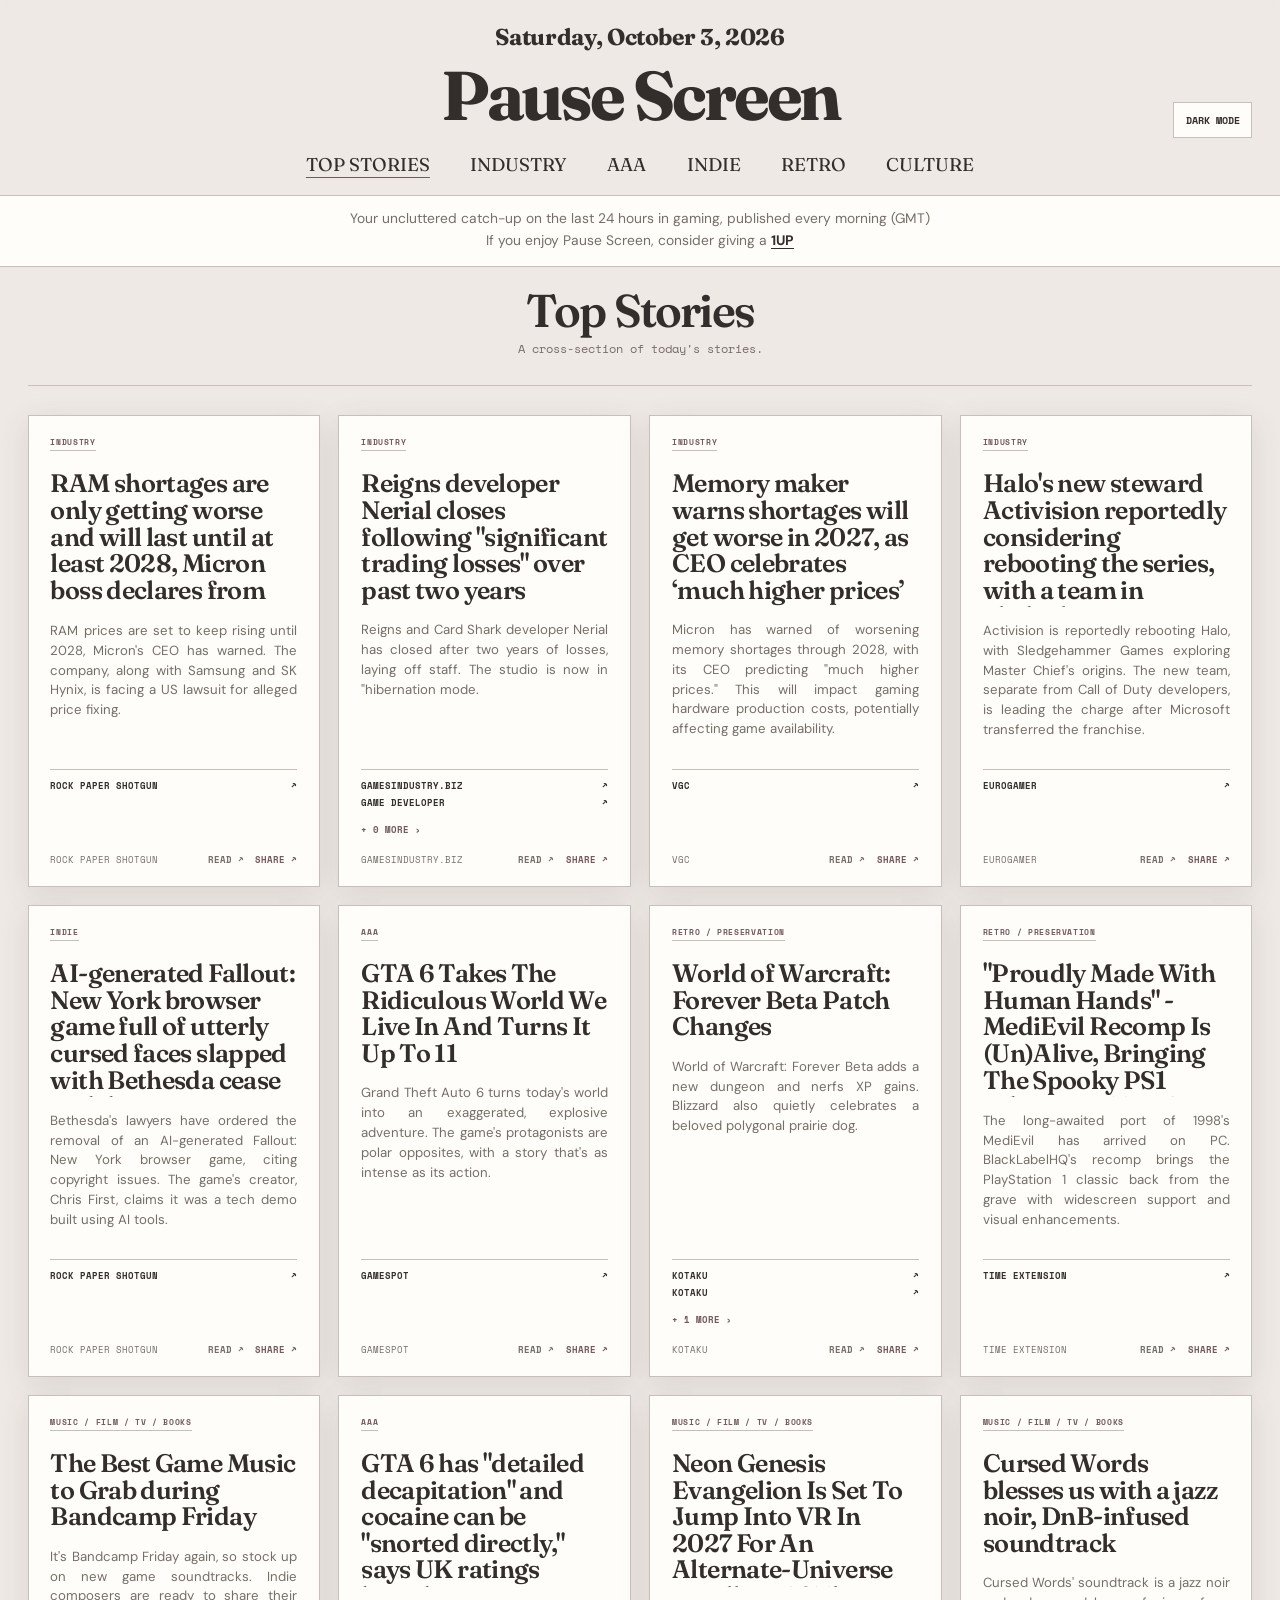
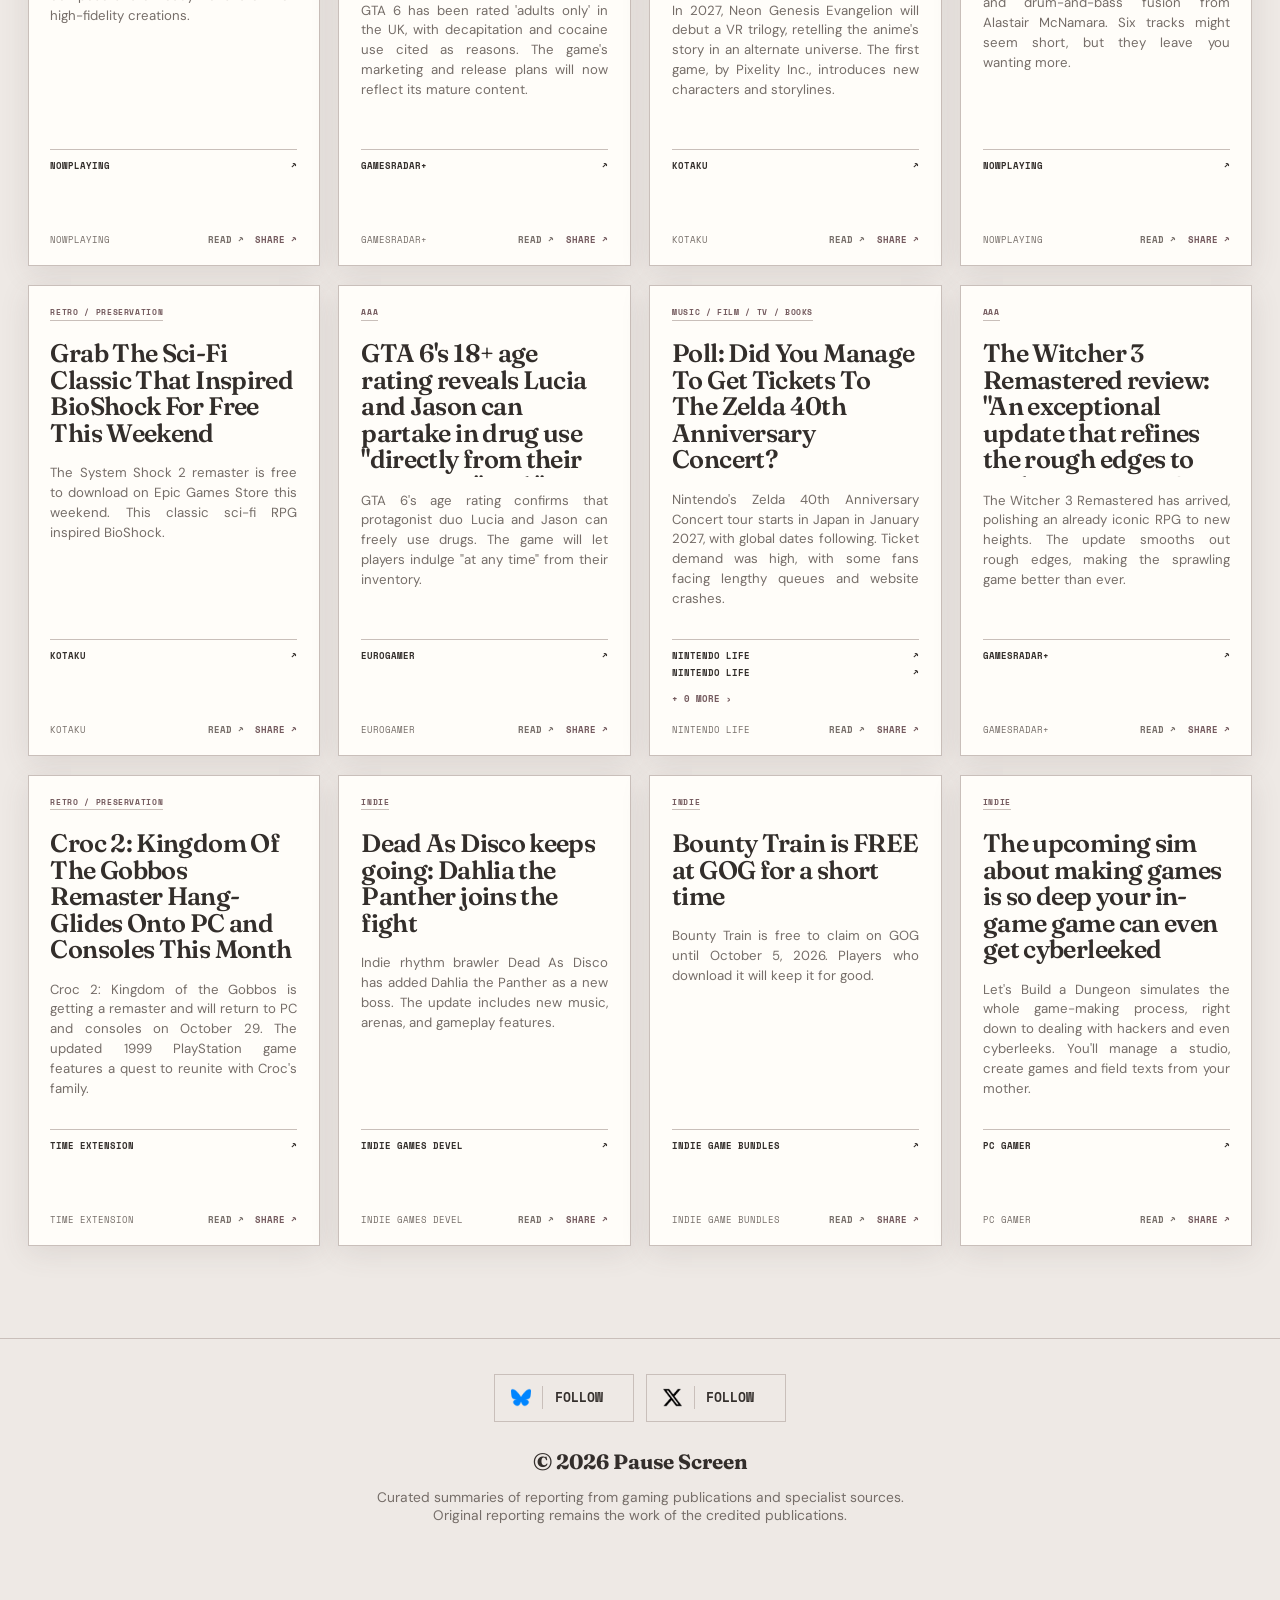
<file: index.html>
<!doctype html><html lang="en"><head><meta charset="utf-8"><meta name="viewport" content="width=device-width,initial-scale=1"><meta name="color-scheme" content="light dark"><title>Pause Screen | Curated Gaming News</title><meta name="description" content="Pause Screen is your uncluttered daily catch-up on gaming news, covering the games industry, triple A, indie games, retro, game preservation, and gaming culture."><meta name="robots" content="index,follow,max-image-preview:large"><link rel="canonical" href="https://www.pausescreen.news/"><meta property="og:type" content="website"><meta property="og:site_name" content="Pause Screen"><meta property="og:title" content="Pause Screen | Curated Gaming News"><meta property="og:description" content="Pause Screen is your uncluttered daily catch-up on gaming news, covering the games industry, triple A, indie games, retro, game preservation, and gaming culture."><meta property="og:url" content="https://www.pausescreen.news/"><meta property="og:image" content="https://www.pausescreen.news/pausescreenretro.png"><meta name="twitter:card" content="summary_large_image"><meta name="twitter:image" content="https://www.pausescreen.news/pausescreenretro.png"><meta name="twitter:title" content="Pause Screen | Curated Gaming News"><meta name="twitter:description" content="Pause Screen is your uncluttered daily catch-up on gaming news, covering the games industry, triple A, indie games, retro, game preservation, and gaming culture."><script type="application/ld+json">{"@context":"https://schema.org","@type":"WebSite","name":"Pause Screen","url":"https://www.pausescreen.news/","description":"Pause Screen is your uncluttered daily catch-up on gaming news, covering the games industry, triple A, indie games, retro, game preservation, and gaming culture.","inLanguage":"en"}</script><link rel="apple-touch-icon" sizes="180x180" href="/apple-touch-icon.png"><link rel="icon" type="image/png" sizes="32x32" href="/favicon-32x32.png"><link rel="icon" type="image/png" sizes="16x16" href="/favicon-16x16.png"><link rel="manifest" href="/site.webmanifest"><link rel="preconnect" href="https://fonts.googleapis.com"><link rel="preconnect" href="https://fonts.gstatic.com" crossorigin><link href="https://fonts.googleapis.com/css2?family=DM+Sans:wght@400;500;600;700&family=Fraunces:opsz,wght@9..144,600;9..144,700&family=Space+Mono:wght@400;700&display=swap" rel="stylesheet"><link rel="stylesheet" href="assets/style.css"></head><body class="page-index"><header><div class="topbar"><div class="brand-stack"><span class="masthead-date">Saturday, October 3, 2026</span><a class="brand" href="./">Pause Screen</a></div><div class="header-tools"><button id="theme-toggle" type="button">Dark mode</button></div></div><nav><a class="active" href="./" data-desk="index">Top Stories</a><a class="" href="./" data-desk="industry">Industry</a><a class="" href="./" data-desk="mainstream">AAA</a><a class="" href="./" data-desk="indie">Indie</a><a class="" href="./" data-desk="retro">Retro</a><a class="" href="./" data-desk="media">Culture</a></nav><aside class="support-note" aria-label="Support Pause Screen"><p>Your uncluttered catch-up on the last 24 hours in gaming, published every morning (GMT)<br> If you enjoy Pause Screen, <span class="support-launch">consider</span> giving a <a class="support-target" href="https://ko-fi.com/pausescreen" target="_blank" rel="noopener noreferrer"><strong><span class="support-landing">1UP</span></strong></a></p><span class="support-dolphin" id="support-dolphin" aria-hidden="true"><img src="assets/dolphin.png" alt=""></span></aside></header><main><section class="site-view" data-view="index" data-title="Top Stories">
<section class="hero"><div><h1>Top Stories</h1></div><p>A cross-section of today&#x27;s stories.</p></section>
<section class="story-grid">
<article class="story-card"><a class="card-link" href="https://www.rockpapershotgun.com/ram-shortages-are-only-getting-worse-and-will-last-until-at-least-2028-micron-boss-declares-from-atop-a-mountain-of-money" target="_blank" rel="noopener" aria-label="Read RAM shortages are only getting worse and will last until at least 2028, Micron boss declares from atop a mountain of money"></a><div class="meta"><span><div class="tags"><a class="tag" href="./" data-desk="industry">Industry</a></div></span></div><h2 title="RAM shortages are only getting worse and will last until at least 2028, Micron boss declares from atop a mountain of money">RAM shortages are only getting worse and will last until at least 2028, Micron boss declares from atop a mountain…</h2><p class="summary">RAM prices are set to keep rising until 2028, Micron&#x27;s CEO has warned. The company, along with Samsung and SK Hynix, is facing a US lawsuit for alleged price fixing.</p><div class="card-spacer"></div><div class="coverage-deck"><div class="coverage-face coverage-front"><a href="https://www.rockpapershotgun.com/ram-shortages-are-only-getting-worse-and-will-last-until-at-least-2028-micron-boss-declares-from-atop-a-mountain-of-money" target="_blank" rel="noopener" title="Rock Paper Shotgun — RAM shortages are only getting worse and will last until at least 2028, Micron boss declares from atop a mountain of money"><span>Rock Paper Shotgun</span><span aria-hidden="true">↗</span></a></div></div><div class="card-foot"><span>Rock Paper Shotgun</span><span class="card-actions"><a class="story-read" href="https://www.rockpapershotgun.com/ram-shortages-are-only-getting-worse-and-will-last-until-at-least-2028-micron-boss-declares-from-atop-a-mountain-of-money" target="_blank" rel="noopener" aria-label="Read original article">Read ↗</a><button class="story-share" type="button" data-share-title="RAM shortages are only getting worse and will last until at least 2028, Micron boss declares from atop a mountain of money" data-share-summary="RAM prices are set to keep rising until 2028, Micron&#x27;s CEO has warned. The company, along with Samsung and SK Hynix, is facing a US lawsuit for alleged price…" data-share-source="Rock Paper Shotgun" data-share-url="https://www.rockpapershotgun.com/ram-shortages-are-only-getting-worse-and-will-last-until-at-least-2028-micron-boss-declares-from-atop-a-mountain-of-money" aria-label="Share this story">Share ↗</button></span></div></article>

<article class="story-card"><a class="card-link" href="https://www.gamesindustry.biz/reigns-developer-nerial-closes-following-significant-trading-losses-over-past-two-years" target="_blank" rel="noopener" aria-label="Read Reigns developer Nerial closes following &quot;significant trading losses&quot; over past two years"></a><div class="meta"><span><div class="tags"><a class="tag" href="./" data-desk="industry">Industry</a></div></span></div><h2 title="Reigns developer Nerial closes following &quot;significant trading losses&quot; over past two years">Reigns developer Nerial closes following &quot;significant trading losses&quot; over past two years</h2><p class="summary">Reigns and Card Shark developer Nerial has closed after two years of losses, laying off staff. The studio is now in &quot;hibernation mode.</p><div class="card-spacer"></div><div class="coverage-deck"><div class="coverage-face coverage-front"><a href="https://www.gamesindustry.biz/reigns-developer-nerial-closes-following-significant-trading-losses-over-past-two-years" target="_blank" rel="noopener" title="GamesIndustry.biz — Reigns developer Nerial closes following &quot;significant trading losses&quot; over past two years"><span>GamesIndustry.biz</span><span aria-hidden="true">↗</span></a><a href="https://www.gamedeveloper.com/business/nerial-to-enter-hibernation-mode-and-lay-off-developers" target="_blank" rel="noopener" title="Game Developer — Reigns developer Nerial enters &#x27;hibernation mode,&#x27; lays off staff"><span>Game Developer</span><span aria-hidden="true">↗</span></a></div><div class="coverage-face coverage-back coverage-back-mobile" aria-hidden="true"><a href="https://www.gamedeveloper.com/business/nerial-to-enter-hibernation-mode-and-lay-off-developers" target="_blank" rel="noopener" title="Game Developer — Reigns developer Nerial enters &#x27;hibernation mode,&#x27; lays off staff"><span>Game Developer</span><span aria-hidden="true">↗</span></a></div><button class="coverage-toggle" type="button" aria-expanded="false"><span class="more-label desktop-coverage-label">+ 0 more ›</span><span class="more-label mobile-coverage-label">+ 1 more ›</span><span class="back-label desktop-coverage-label">‹ first 2</span><span class="back-label mobile-coverage-label">‹ first 1</span></button></div><div class="card-foot"><span>GamesIndustry.biz</span><span class="card-actions"><a class="story-read" href="https://www.gamesindustry.biz/reigns-developer-nerial-closes-following-significant-trading-losses-over-past-two-years" target="_blank" rel="noopener" aria-label="Read original article">Read ↗</a><button class="story-share" type="button" data-share-title="Reigns developer Nerial closes following &quot;significant trading losses&quot; over past two years" data-share-summary="Reigns and Card Shark developer Nerial has closed after two years of losses, laying off staff. The studio is now in &quot;hibernation mode." data-share-source="GamesIndustry.biz" data-share-url="https://www.gamesindustry.biz/reigns-developer-nerial-closes-following-significant-trading-losses-over-past-two-years" aria-label="Share this story">Share ↗</button></span></div></article>

<article class="story-card"><a class="card-link" href="https://www.videogameschronicle.com/news/memory-maker-warns-shortages-will-get-worse-in-2027-as-ceo-celebrates-much-higher-prices" target="_blank" rel="noopener" aria-label="Read Memory maker warns shortages will get worse in 2027, as CEO celebrates ‘much higher prices’"></a><div class="meta"><span><div class="tags"><a class="tag" href="./" data-desk="industry">Industry</a></div></span></div><h2 title="Memory maker warns shortages will get worse in 2027, as CEO celebrates ‘much higher prices’">Memory maker warns shortages will get worse in 2027, as CEO celebrates ‘much higher prices’</h2><p class="summary">Micron has warned of worsening memory shortages through 2028, with its CEO predicting &quot;much higher prices.&quot; This will impact gaming hardware production costs, potentially affecting game availability.</p><div class="card-spacer"></div><div class="coverage-deck"><div class="coverage-face coverage-front"><a href="https://www.videogameschronicle.com/news/memory-maker-warns-shortages-will-get-worse-in-2027-as-ceo-celebrates-much-higher-prices" target="_blank" rel="noopener" title="VGC — Memory maker warns shortages will get worse in 2027, as CEO celebrates ‘much higher prices’"><span>VGC</span><span aria-hidden="true">↗</span></a></div></div><div class="card-foot"><span>VGC</span><span class="card-actions"><a class="story-read" href="https://www.videogameschronicle.com/news/memory-maker-warns-shortages-will-get-worse-in-2027-as-ceo-celebrates-much-higher-prices" target="_blank" rel="noopener" aria-label="Read original article">Read ↗</a><button class="story-share" type="button" data-share-title="Memory maker warns shortages will get worse in 2027, as CEO celebrates ‘much higher prices’" data-share-summary="Micron has warned of worsening memory shortages through 2028, with its CEO predicting &quot;much higher prices.&quot; This will impact gaming hardware production…" data-share-source="VGC" data-share-url="https://www.videogameschronicle.com/news/memory-maker-warns-shortages-will-get-worse-in-2027-as-ceo-celebrates-much-higher-prices" aria-label="Share this story">Share ↗</button></span></div></article>

<article class="story-card"><a class="card-link" href="https://www.eurogamer.net/halo-activision-rumours-slegehammer-games-reboot" target="_blank" rel="noopener" aria-label="Read Halo&#x27;s new steward Activision reportedly considering rebooting the series, with a team in Sledgehammer Games leading the charge"></a><div class="meta"><span><div class="tags"><a class="tag" href="./" data-desk="industry">Industry</a></div></span></div><h2 title="Halo&#x27;s new steward Activision reportedly considering rebooting the series, with a team in Sledgehammer Games leading the charge">Halo&#x27;s new steward Activision reportedly considering rebooting the series, with a team in Sledgehammer Games…</h2><p class="summary">Activision is reportedly rebooting Halo, with Sledgehammer Games exploring Master Chief&#x27;s origins. The new team, separate from Call of Duty developers, is leading the charge after Microsoft transferred the franchise.</p><div class="card-spacer"></div><div class="coverage-deck"><div class="coverage-face coverage-front"><a href="https://www.eurogamer.net/halo-activision-rumours-slegehammer-games-reboot" target="_blank" rel="noopener" title="Eurogamer — Halo&#x27;s new steward Activision reportedly considering rebooting the series, with a team in Sledgehammer Games leading the charge"><span>Eurogamer</span><span aria-hidden="true">↗</span></a></div></div><div class="card-foot"><span>Eurogamer</span><span class="card-actions"><a class="story-read" href="https://www.eurogamer.net/halo-activision-rumours-slegehammer-games-reboot" target="_blank" rel="noopener" aria-label="Read original article">Read ↗</a><button class="story-share" type="button" data-share-title="Halo&#x27;s new steward Activision reportedly considering rebooting the series, with a team in Sledgehammer Games leading the charge" data-share-summary="Activision is reportedly rebooting Halo, with Sledgehammer Games exploring Master Chief&#x27;s origins. The new team, separate from Call of Duty developers, is…" data-share-source="Eurogamer" data-share-url="https://www.eurogamer.net/halo-activision-rumours-slegehammer-games-reboot" aria-label="Share this story">Share ↗</button></span></div></article>

<article class="story-card"><a class="card-link" href="https://www.rockpapershotgun.com/ai-generated-fallout-new-york-browser-game-full-of-utterly-cursed-faces-slapped-with-bethesda-cease-and-desist-its-slop-prompter-claims" target="_blank" rel="noopener" aria-label="Read AI-generated Fallout: New York browser game full of utterly cursed faces slapped with Bethesda cease and desist, its slop prompter claims"></a><div class="meta"><span><div class="tags"><a class="tag" href="./" data-desk="indie">Indie</a></div></span></div><h2 title="AI-generated Fallout: New York browser game full of utterly cursed faces slapped with Bethesda cease and desist, its slop prompter claims">AI-generated Fallout: New York browser game full of utterly cursed faces slapped with Bethesda cease and desist…</h2><p class="summary">Bethesda&#x27;s lawyers have ordered the removal of an AI-generated Fallout: New York browser game, citing copyright issues. The game&#x27;s creator, Chris First, claims it was a tech demo built using AI tools.</p><div class="card-spacer"></div><div class="coverage-deck"><div class="coverage-face coverage-front"><a href="https://www.rockpapershotgun.com/ai-generated-fallout-new-york-browser-game-full-of-utterly-cursed-faces-slapped-with-bethesda-cease-and-desist-its-slop-prompter-claims" target="_blank" rel="noopener" title="Rock Paper Shotgun — AI-generated Fallout: New York browser game full of utterly cursed faces slapped with Bethesda cease and desist, its slop prompter claims"><span>Rock Paper Shotgun</span><span aria-hidden="true">↗</span></a></div></div><div class="card-foot"><span>Rock Paper Shotgun</span><span class="card-actions"><a class="story-read" href="https://www.rockpapershotgun.com/ai-generated-fallout-new-york-browser-game-full-of-utterly-cursed-faces-slapped-with-bethesda-cease-and-desist-its-slop-prompter-claims" target="_blank" rel="noopener" aria-label="Read original article">Read ↗</a><button class="story-share" type="button" data-share-title="AI-generated Fallout: New York browser game full of utterly cursed faces slapped with Bethesda cease and desist, its slop prompter claims" data-share-summary="Bethesda&#x27;s lawyers have ordered the removal of an AI-generated Fallout: New York browser game, citing copyright issues. The game&#x27;s creator, Chris First…" data-share-source="Rock Paper Shotgun" data-share-url="https://www.rockpapershotgun.com/ai-generated-fallout-new-york-browser-game-full-of-utterly-cursed-faces-slapped-with-bethesda-cease-and-desist-its-slop-prompter-claims" aria-label="Share this story">Share ↗</button></span></div></article>

<article class="story-card"><a class="card-link" href="https://www.gamespot.com/articles/gta-6-takes-the-ridiculous-world-we-live-in-and-turns-it-up-to-11" target="_blank" rel="noopener" aria-label="Read GTA 6 Takes The Ridiculous World We Live In And Turns It Up To 11"></a><div class="meta"><span><div class="tags"><a class="tag" href="./" data-desk="mainstream">AAA</a></div></span></div><h2 title="GTA 6 Takes The Ridiculous World We Live In And Turns It Up To 11">GTA 6 Takes The Ridiculous World We Live In And Turns It Up To 11</h2><p class="summary">Grand Theft Auto 6 turns today&#x27;s world into an exaggerated, explosive adventure. The game&#x27;s protagonists are polar opposites, with a story that&#x27;s as intense as its action.</p><div class="card-spacer"></div><div class="coverage-deck"><div class="coverage-face coverage-front"><a href="https://www.gamespot.com/articles/gta-6-takes-the-ridiculous-world-we-live-in-and-turns-it-up-to-11" target="_blank" rel="noopener" title="GameSpot — GTA 6 Takes The Ridiculous World We Live In And Turns It Up To 11"><span>GameSpot</span><span aria-hidden="true">↗</span></a></div></div><div class="card-foot"><span>GameSpot</span><span class="card-actions"><a class="story-read" href="https://www.gamespot.com/articles/gta-6-takes-the-ridiculous-world-we-live-in-and-turns-it-up-to-11" target="_blank" rel="noopener" aria-label="Read original article">Read ↗</a><button class="story-share" type="button" data-share-title="GTA 6 Takes The Ridiculous World We Live In And Turns It Up To 11" data-share-summary="Grand Theft Auto 6 turns today&#x27;s world into an exaggerated, explosive adventure. The game&#x27;s protagonists are polar opposites, with a story that&#x27;s as intense…" data-share-source="GameSpot" data-share-url="https://www.gamespot.com/articles/gta-6-takes-the-ridiculous-world-we-live-in-and-turns-it-up-to-11" aria-label="Share this story">Share ↗</button></span></div></article>

<article class="story-card"><a class="card-link" href="https://kotaku.com/5-big-things-world-of-warcraft-forever-beta-2000739404" target="_blank" rel="noopener" aria-label="Read World of Warcraft: Forever Beta Patch Changes"></a><div class="meta"><span><div class="tags"><a class="tag" href="./" data-desk="retro">Retro / Preservation</a></div></span></div><h2 title="World of Warcraft: Forever Beta Patch Changes">World of Warcraft: Forever Beta Patch Changes</h2><p class="summary">World of Warcraft: Forever Beta adds a new dungeon and nerfs XP gains. Blizzard also quietly celebrates a beloved polygonal prairie dog.</p><div class="card-spacer"></div><div class="coverage-deck"><div class="coverage-face coverage-front"><a href="https://kotaku.com/5-big-things-world-of-warcraft-forever-beta-2000739404" target="_blank" rel="noopener" title="Kotaku — 5 Big Things That Just Changed In The World Of Warcraft: Forever Beta"><span>Kotaku</span><span aria-hidden="true">↗</span></a><a href="https://kotaku.com/in-praise-of-world-of-warcrafts-god-awful-polygonal-prairie-dog-2000739427" target="_blank" rel="noopener" title="Kotaku — In Praise Of World Of Warcraft’s God-Awful Polygonal Prairie Dog"><span>Kotaku</span><span aria-hidden="true">↗</span></a></div><div class="coverage-face coverage-back coverage-back-desktop" aria-hidden="true"><a href="https://www.pcgamer.com/games/world-of-warcraft/the-wow-forever-betas-nerf-to-dungeon-xp-isnt-nearly-as-bad-as-it-seems" target="_blank" rel="noopener" title="PC Gamer — The WoW: Forever beta&#x27;s nerf to dungeon XP isn&#x27;t nearly as bad as it seems"><span>PC Gamer</span><span aria-hidden="true">↗</span></a></div><div class="coverage-face coverage-back coverage-back-mobile" aria-hidden="true"><a href="https://kotaku.com/in-praise-of-world-of-warcrafts-god-awful-polygonal-prairie-dog-2000739427" target="_blank" rel="noopener" title="Kotaku — In Praise Of World Of Warcraft’s God-Awful Polygonal Prairie Dog"><span>Kotaku</span><span aria-hidden="true">↗</span></a><a href="https://www.pcgamer.com/games/world-of-warcraft/the-wow-forever-betas-nerf-to-dungeon-xp-isnt-nearly-as-bad-as-it-seems" target="_blank" rel="noopener" title="PC Gamer — The WoW: Forever beta&#x27;s nerf to dungeon XP isn&#x27;t nearly as bad as it seems"><span>PC Gamer</span><span aria-hidden="true">↗</span></a></div><button class="coverage-toggle" type="button" aria-expanded="false"><span class="more-label desktop-coverage-label">+ 1 more ›</span><span class="more-label mobile-coverage-label">+ 2 more ›</span><span class="back-label desktop-coverage-label">‹ first 2</span><span class="back-label mobile-coverage-label">‹ first 1</span></button></div><div class="card-foot"><span>Kotaku</span><span class="card-actions"><a class="story-read" href="https://kotaku.com/5-big-things-world-of-warcraft-forever-beta-2000739404" target="_blank" rel="noopener" aria-label="Read original article">Read ↗</a><button class="story-share" type="button" data-share-title="World of Warcraft: Forever Beta Patch Changes" data-share-summary="World of Warcraft: Forever Beta adds a new dungeon and nerfs XP gains. Blizzard also quietly celebrates a beloved polygonal prairie dog." data-share-source="Kotaku" data-share-url="https://kotaku.com/5-big-things-world-of-warcraft-forever-beta-2000739404" aria-label="Share this story">Share ↗</button></span></div></article>

<article class="story-card"><a class="card-link" href="https://www.timeextension.com/news/2026/10/proudly-made-with-human-hands-medievil-recomp-is-unalive-bringing-the-spooky-ps1-adventure-to-pc" target="_blank" rel="noopener" aria-label="Read &quot;Proudly Made With Human Hands&quot; - MediEvil Recomp Is (Un)Alive, Bringing The Spooky PS1 Adventure To PC"></a><div class="meta"><span><div class="tags"><a class="tag" href="./" data-desk="retro">Retro / Preservation</a></div></span></div><h2 title="&quot;Proudly Made With Human Hands&quot; - MediEvil Recomp Is (Un)Alive, Bringing The Spooky PS1 Adventure To PC">&quot;Proudly Made With Human Hands&quot; - MediEvil Recomp Is (Un)Alive, Bringing The Spooky PS1 Adventure To PC</h2><p class="summary">The long-awaited port of 1998&#x27;s MediEvil has arrived on PC. BlackLabelHQ&#x27;s recomp brings the PlayStation 1 classic back from the grave with widescreen support and visual enhancements.</p><div class="card-spacer"></div><div class="coverage-deck"><div class="coverage-face coverage-front"><a href="https://www.timeextension.com/news/2026/10/proudly-made-with-human-hands-medievil-recomp-is-unalive-bringing-the-spooky-ps1-adventure-to-pc" target="_blank" rel="noopener" title="Time Extension — &quot;Proudly Made With Human Hands&quot; - MediEvil Recomp Is (Un)Alive, Bringing The Spooky PS1 Adventure To PC"><span>Time Extension</span><span aria-hidden="true">↗</span></a></div></div><div class="card-foot"><span>Time Extension</span><span class="card-actions"><a class="story-read" href="https://www.timeextension.com/news/2026/10/proudly-made-with-human-hands-medievil-recomp-is-unalive-bringing-the-spooky-ps1-adventure-to-pc" target="_blank" rel="noopener" aria-label="Read original article">Read ↗</a><button class="story-share" type="button" data-share-title="&quot;Proudly Made With Human Hands&quot; - MediEvil Recomp Is (Un)Alive, Bringing The Spooky PS1 Adventure To PC" data-share-summary="The long-awaited port of 1998&#x27;s MediEvil has arrived on PC. BlackLabelHQ&#x27;s recomp brings the PlayStation 1 classic back from the grave with widescreen…" data-share-source="Time Extension" data-share-url="https://www.timeextension.com/news/2026/10/proudly-made-with-human-hands-medievil-recomp-is-unalive-bringing-the-spooky-ps1-adventure-to-pc" aria-label="Share this story">Share ↗</button></span></div></article>

<article class="story-card"><a class="card-link" href="https://nowplaying.cool/the-best-game-music-to-grab-during-bandcamp-friday" target="_blank" rel="noopener" aria-label="Read The Best Game Music to Grab during Bandcamp Friday"></a><div class="meta"><span><div class="tags"><a class="tag" href="./" data-desk="media">Music / Film / TV / Books</a></div></span></div><h2 title="The Best Game Music to Grab during Bandcamp Friday">The Best Game Music to Grab during Bandcamp Friday</h2><p class="summary">It&#x27;s Bandcamp Friday again, so stock up on new game soundtracks. Indie composers are ready to share their high-fidelity creations.</p><div class="card-spacer"></div><div class="coverage-deck"><div class="coverage-face coverage-front"><a href="https://nowplaying.cool/the-best-game-music-to-grab-during-bandcamp-friday" target="_blank" rel="noopener" title="NOWPLAYING — The Best Game Music to Grab during Bandcamp Friday"><span>NOWPLAYING</span><span aria-hidden="true">↗</span></a></div></div><div class="card-foot"><span>NOWPLAYING</span><span class="card-actions"><a class="story-read" href="https://nowplaying.cool/the-best-game-music-to-grab-during-bandcamp-friday" target="_blank" rel="noopener" aria-label="Read original article">Read ↗</a><button class="story-share" type="button" data-share-title="The Best Game Music to Grab during Bandcamp Friday" data-share-summary="It&#x27;s Bandcamp Friday again, so stock up on new game soundtracks. Indie composers are ready to share their high-fidelity creations." data-share-source="NOWPLAYING" data-share-url="https://nowplaying.cool/the-best-game-music-to-grab-during-bandcamp-friday" aria-label="Share this story">Share ↗</button></span></div></article>

<article class="story-card"><a class="card-link" href="https://www.gamesradar.com/games/grand-theft-auto/gta-6-has-detailed-decapitation-and-cocaine-can-be-snorted-directly-from-your-hand-says-uk-ratings-board" target="_blank" rel="noopener" aria-label="Read GTA 6 has &quot;detailed decapitation&quot; and cocaine can be &quot;snorted directly,&quot; says UK ratings board"></a><div class="meta"><span><div class="tags"><a class="tag" href="./" data-desk="mainstream">AAA</a></div></span></div><h2 title="GTA 6 has &quot;detailed decapitation&quot; and cocaine can be &quot;snorted directly,&quot; says UK ratings board">GTA 6 has &quot;detailed decapitation&quot; and cocaine can be &quot;snorted directly,&quot; says UK ratings board</h2><p class="summary">GTA 6 has been rated &#x27;adults only&#x27; in the UK, with decapitation and cocaine use cited as reasons. The game&#x27;s marketing and release plans will now reflect its mature content.</p><div class="card-spacer"></div><div class="coverage-deck"><div class="coverage-face coverage-front"><a href="https://www.gamesradar.com/games/grand-theft-auto/gta-6-has-detailed-decapitation-and-cocaine-can-be-snorted-directly-from-your-hand-says-uk-ratings-board" target="_blank" rel="noopener" title="GamesRadar+ — GTA 6 has &quot;detailed decapitation&quot; and cocaine can be &quot;snorted directly,&quot; says UK ratings board"><span>GamesRadar+</span><span aria-hidden="true">↗</span></a></div></div><div class="card-foot"><span>GamesRadar+</span><span class="card-actions"><a class="story-read" href="https://www.gamesradar.com/games/grand-theft-auto/gta-6-has-detailed-decapitation-and-cocaine-can-be-snorted-directly-from-your-hand-says-uk-ratings-board" target="_blank" rel="noopener" aria-label="Read original article">Read ↗</a><button class="story-share" type="button" data-share-title="GTA 6 has &quot;detailed decapitation&quot; and cocaine can be &quot;snorted directly,&quot; says UK ratings board" data-share-summary="GTA 6 has been rated &#x27;adults only&#x27; in the UK, with decapitation and cocaine use cited as reasons. The game&#x27;s marketing and release plans will now reflect its…" data-share-source="GamesRadar+" data-share-url="https://www.gamesradar.com/games/grand-theft-auto/gta-6-has-detailed-decapitation-and-cocaine-can-be-snorted-directly-from-your-hand-says-uk-ratings-board" aria-label="Share this story">Share ↗</button></span></div></article>

<article class="story-card"><a class="card-link" href="https://kotaku.com/neon-genesis-evangelion-is-set-to-jump-into-vr-in-2027-for-an-alternative-universe-retelling-of-the-anime-2000739163" target="_blank" rel="noopener" aria-label="Read Neon Genesis Evangelion Is Set To Jump Into VR In 2027 For An Alternate-Universe Retelling Of The Anime"></a><div class="meta"><span><div class="tags"><a class="tag" href="./" data-desk="media">Music / Film / TV / Books</a></div></span></div><h2 title="Neon Genesis Evangelion Is Set To Jump Into VR In 2027 For An Alternate-Universe Retelling Of The Anime">Neon Genesis Evangelion Is Set To Jump Into VR In 2027 For An Alternate-Universe Retelling Of The Anime</h2><p class="summary">In 2027, Neon Genesis Evangelion will debut a VR trilogy, retelling the anime&#x27;s story in an alternate universe. The first game, by Pixelity Inc., introduces new characters and storylines.</p><div class="card-spacer"></div><div class="coverage-deck"><div class="coverage-face coverage-front"><a href="https://kotaku.com/neon-genesis-evangelion-is-set-to-jump-into-vr-in-2027-for-an-alternative-universe-retelling-of-the-anime-2000739163" target="_blank" rel="noopener" title="Kotaku — Neon Genesis Evangelion Is Set To Jump Into VR In 2027 For An Alternate-Universe Retelling Of The Anime"><span>Kotaku</span><span aria-hidden="true">↗</span></a></div></div><div class="card-foot"><span>Kotaku</span><span class="card-actions"><a class="story-read" href="https://kotaku.com/neon-genesis-evangelion-is-set-to-jump-into-vr-in-2027-for-an-alternative-universe-retelling-of-the-anime-2000739163" target="_blank" rel="noopener" aria-label="Read original article">Read ↗</a><button class="story-share" type="button" data-share-title="Neon Genesis Evangelion Is Set To Jump Into VR In 2027 For An Alternate-Universe Retelling Of The Anime" data-share-summary="In 2027, Neon Genesis Evangelion will debut a VR trilogy, retelling the anime&#x27;s story in an alternate universe. The first game, by Pixelity Inc., introduces…" data-share-source="Kotaku" data-share-url="https://kotaku.com/neon-genesis-evangelion-is-set-to-jump-into-vr-in-2027-for-an-alternative-universe-retelling-of-the-anime-2000739163" aria-label="Share this story">Share ↗</button></span></div></article>

<article class="story-card"><a class="card-link" href="https://nowplaying.cool/cursed-words-blesses-us-with-its-jazz-noir-dnb-infused-soundtrack" target="_blank" rel="noopener" aria-label="Read Cursed Words blesses us with a jazz noir, DnB-infused soundtrack"></a><div class="meta"><span><div class="tags"><a class="tag" href="./" data-desk="media">Music / Film / TV / Books</a></div></span></div><h2 title="Cursed Words blesses us with a jazz noir, DnB-infused soundtrack">Cursed Words blesses us with a jazz noir, DnB-infused soundtrack</h2><p class="summary">Cursed Words&#x27; soundtrack is a jazz noir and drum-and-bass fusion from Alastair McNamara. Six tracks might seem short, but they leave you wanting more.</p><div class="card-spacer"></div><div class="coverage-deck"><div class="coverage-face coverage-front"><a href="https://nowplaying.cool/cursed-words-blesses-us-with-its-jazz-noir-dnb-infused-soundtrack" target="_blank" rel="noopener" title="NOWPLAYING — Cursed Words blesses us with a jazz noir, DnB-infused soundtrack"><span>NOWPLAYING</span><span aria-hidden="true">↗</span></a></div></div><div class="card-foot"><span>NOWPLAYING</span><span class="card-actions"><a class="story-read" href="https://nowplaying.cool/cursed-words-blesses-us-with-its-jazz-noir-dnb-infused-soundtrack" target="_blank" rel="noopener" aria-label="Read original article">Read ↗</a><button class="story-share" type="button" data-share-title="Cursed Words blesses us with a jazz noir, DnB-infused soundtrack" data-share-summary="Cursed Words&#x27; soundtrack is a jazz noir and drum-and-bass fusion from Alastair McNamara. Six tracks might seem short, but they leave you wanting more." data-share-source="NOWPLAYING" data-share-url="https://nowplaying.cool/cursed-words-blesses-us-with-its-jazz-noir-dnb-infused-soundtrack" aria-label="Share this story">Share ↗</button></span></div></article>

<article class="story-card"><a class="card-link" href="https://kotaku.com/grab-the-sci-fi-classic-that-inspired-bioshock-for-free-this-weekend-2000739384" target="_blank" rel="noopener" aria-label="Read Grab The Sci-Fi Classic That Inspired BioShock For Free This Weekend"></a><div class="meta"><span><div class="tags"><a class="tag" href="./" data-desk="retro">Retro / Preservation</a></div></span></div><h2 title="Grab The Sci-Fi Classic That Inspired BioShock For Free This Weekend">Grab The Sci-Fi Classic That Inspired BioShock For Free This Weekend</h2><p class="summary">The System Shock 2 remaster is free to download on Epic Games Store this weekend. This classic sci-fi RPG inspired BioShock.</p><div class="card-spacer"></div><div class="coverage-deck"><div class="coverage-face coverage-front"><a href="https://kotaku.com/grab-the-sci-fi-classic-that-inspired-bioshock-for-free-this-weekend-2000739384" target="_blank" rel="noopener" title="Kotaku — Grab The Sci-Fi Classic That Inspired BioShock For Free This Weekend"><span>Kotaku</span><span aria-hidden="true">↗</span></a></div></div><div class="card-foot"><span>Kotaku</span><span class="card-actions"><a class="story-read" href="https://kotaku.com/grab-the-sci-fi-classic-that-inspired-bioshock-for-free-this-weekend-2000739384" target="_blank" rel="noopener" aria-label="Read original article">Read ↗</a><button class="story-share" type="button" data-share-title="Grab The Sci-Fi Classic That Inspired BioShock For Free This Weekend" data-share-summary="The System Shock 2 remaster is free to download on Epic Games Store this weekend. This classic sci-fi RPG inspired BioShock." data-share-source="Kotaku" data-share-url="https://kotaku.com/grab-the-sci-fi-classic-that-inspired-bioshock-for-free-this-weekend-2000739384" aria-label="Share this story">Share ↗</button></span></div></article>

<article class="story-card"><a class="card-link" href="https://www.eurogamer.net/gta6-age-rating-pegi-lucia-jason-drug-use" target="_blank" rel="noopener" aria-label="Read GTA 6&#x27;s 18+ age rating reveals Lucia and Jason can partake in drug use &quot;directly from their inventory&quot; and &quot;at any time&quot;"></a><div class="meta"><span><div class="tags"><a class="tag" href="./" data-desk="mainstream">AAA</a></div></span></div><h2 title="GTA 6&#x27;s 18+ age rating reveals Lucia and Jason can partake in drug use &quot;directly from their inventory&quot; and &quot;at any time&quot;">GTA 6&#x27;s 18+ age rating reveals Lucia and Jason can partake in drug use &quot;directly from their inventory&quot; and &quot;at any…</h2><p class="summary">GTA 6&#x27;s age rating confirms that protagonist duo Lucia and Jason can freely use drugs. The game will let players indulge &quot;at any time&quot; from their inventory.</p><div class="card-spacer"></div><div class="coverage-deck"><div class="coverage-face coverage-front"><a href="https://www.eurogamer.net/gta6-age-rating-pegi-lucia-jason-drug-use" target="_blank" rel="noopener" title="Eurogamer — GTA 6&#x27;s 18+ age rating reveals Lucia and Jason can partake in drug use &quot;directly from their inventory&quot; and &quot;at any time&quot;"><span>Eurogamer</span><span aria-hidden="true">↗</span></a></div></div><div class="card-foot"><span>Eurogamer</span><span class="card-actions"><a class="story-read" href="https://www.eurogamer.net/gta6-age-rating-pegi-lucia-jason-drug-use" target="_blank" rel="noopener" aria-label="Read original article">Read ↗</a><button class="story-share" type="button" data-share-title="GTA 6&#x27;s 18+ age rating reveals Lucia and Jason can partake in drug use &quot;directly from their inventory&quot; and &quot;at any time&quot;" data-share-summary="GTA 6&#x27;s age rating confirms that protagonist duo Lucia and Jason can freely use drugs. The game will let players indulge &quot;at any time&quot; from their inventory." data-share-source="Eurogamer" data-share-url="https://www.eurogamer.net/gta6-age-rating-pegi-lucia-jason-drug-use" aria-label="Share this story">Share ↗</button></span></div></article>

<article class="story-card"><a class="card-link" href="https://www.nintendolife.com/features/poll-did-you-manage-to-get-tickets-to-the-zelda-40th-anniversary-concert" target="_blank" rel="noopener" aria-label="Read Poll: Did You Manage To Get Tickets To The Zelda 40th Anniversary Concert?"></a><div class="meta"><span><div class="tags"><a class="tag" href="./" data-desk="media">Music / Film / TV / Books</a></div></span></div><h2 title="Poll: Did You Manage To Get Tickets To The Zelda 40th Anniversary Concert?">Poll: Did You Manage To Get Tickets To The Zelda 40th Anniversary Concert?</h2><p class="summary">Nintendo&#x27;s Zelda 40th Anniversary Concert tour starts in Japan in January 2027, with global dates following. Ticket demand was high, with some fans facing lengthy queues and website crashes.</p><div class="card-spacer"></div><div class="coverage-deck"><div class="coverage-face coverage-front"><a href="https://www.nintendolife.com/features/poll-did-you-manage-to-get-tickets-to-the-zelda-40th-anniversary-concert" target="_blank" rel="noopener" title="Nintendo Life — Poll: Did You Manage To Get Tickets To The Zelda 40th Anniversary Concert?"><span>Nintendo Life</span><span aria-hidden="true">↗</span></a><a href="https://www.nintendolife.com/features/talking-point-what-are-you-playing-this-weekend-3rd-october" target="_blank" rel="noopener" title="Nintendo Life — Talking Point: What Are You Playing This Weekend? (3rd October)"><span>Nintendo Life</span><span aria-hidden="true">↗</span></a></div><div class="coverage-face coverage-back coverage-back-mobile" aria-hidden="true"><a href="https://www.nintendolife.com/features/talking-point-what-are-you-playing-this-weekend-3rd-october" target="_blank" rel="noopener" title="Nintendo Life — Talking Point: What Are You Playing This Weekend? (3rd October)"><span>Nintendo Life</span><span aria-hidden="true">↗</span></a></div><button class="coverage-toggle" type="button" aria-expanded="false"><span class="more-label desktop-coverage-label">+ 0 more ›</span><span class="more-label mobile-coverage-label">+ 1 more ›</span><span class="back-label desktop-coverage-label">‹ first 2</span><span class="back-label mobile-coverage-label">‹ first 1</span></button></div><div class="card-foot"><span>Nintendo Life</span><span class="card-actions"><a class="story-read" href="https://www.nintendolife.com/features/poll-did-you-manage-to-get-tickets-to-the-zelda-40th-anniversary-concert" target="_blank" rel="noopener" aria-label="Read original article">Read ↗</a><button class="story-share" type="button" data-share-title="Poll: Did You Manage To Get Tickets To The Zelda 40th Anniversary Concert?" data-share-summary="Nintendo&#x27;s Zelda 40th Anniversary Concert tour starts in Japan in January 2027, with global dates following. Ticket demand was high, with some fans facing…" data-share-source="Nintendo Life" data-share-url="https://www.nintendolife.com/features/poll-did-you-manage-to-get-tickets-to-the-zelda-40th-anniversary-concert" aria-label="Share this story">Share ↗</button></span></div></article>

<article class="story-card"><a class="card-link" href="https://www.gamesradar.com/games/the-witcher/the-witcher-3-wild-hunt-remastered-review" target="_blank" rel="noopener" aria-label="Read The Witcher 3 Remastered review: &quot;An exceptional update that refines the rough edges to make a great RPG even better&quot;"></a><div class="meta"><span><div class="tags"><a class="tag" href="./" data-desk="mainstream">AAA</a></div></span></div><h2 title="The Witcher 3 Remastered review: &quot;An exceptional update that refines the rough edges to make a great RPG even better&quot;">The Witcher 3 Remastered review: &quot;An exceptional update that refines the rough edges to make a great RPG even better&quot;</h2><p class="summary">The Witcher 3 Remastered has arrived, polishing an already iconic RPG to new heights. The update smooths out rough edges, making the sprawling game better than ever.</p><div class="card-spacer"></div><div class="coverage-deck"><div class="coverage-face coverage-front"><a href="https://www.gamesradar.com/games/the-witcher/the-witcher-3-wild-hunt-remastered-review" target="_blank" rel="noopener" title="GamesRadar+ — The Witcher 3 Remastered review: &quot;An exceptional update that refines the rough edges to make a great RPG even better&quot;"><span>GamesRadar+</span><span aria-hidden="true">↗</span></a></div></div><div class="card-foot"><span>GamesRadar+</span><span class="card-actions"><a class="story-read" href="https://www.gamesradar.com/games/the-witcher/the-witcher-3-wild-hunt-remastered-review" target="_blank" rel="noopener" aria-label="Read original article">Read ↗</a><button class="story-share" type="button" data-share-title="The Witcher 3 Remastered review: &quot;An exceptional update that refines the rough edges to make a great RPG even better&quot;" data-share-summary="The Witcher 3 Remastered has arrived, polishing an already iconic RPG to new heights. The update smooths out rough edges, making the sprawling game better…" data-share-source="GamesRadar+" data-share-url="https://www.gamesradar.com/games/the-witcher/the-witcher-3-wild-hunt-remastered-review" aria-label="Share this story">Share ↗</button></span></div></article>

<article class="story-card"><a class="card-link" href="https://www.timeextension.com/news/2026/10/croc-2-kingdom-of-the-gobbos-remaster-hang-glides-onto-pc-and-consoles-this-month" target="_blank" rel="noopener" aria-label="Read Croc 2: Kingdom Of The Gobbos Remaster Hang-Glides Onto PC and Consoles This Month"></a><div class="meta"><span><div class="tags"><a class="tag" href="./" data-desk="retro">Retro / Preservation</a></div></span></div><h2 title="Croc 2: Kingdom Of The Gobbos Remaster Hang-Glides Onto PC and Consoles This Month">Croc 2: Kingdom Of The Gobbos Remaster Hang-Glides Onto PC and Consoles This Month</h2><p class="summary">Croc 2: Kingdom of the Gobbos is getting a remaster and will return to PC and consoles on October 29. The updated 1999 PlayStation game features a quest to reunite with Croc&#x27;s family.</p><div class="card-spacer"></div><div class="coverage-deck"><div class="coverage-face coverage-front"><a href="https://www.timeextension.com/news/2026/10/croc-2-kingdom-of-the-gobbos-remaster-hang-glides-onto-pc-and-consoles-this-month" target="_blank" rel="noopener" title="Time Extension — Croc 2: Kingdom Of The Gobbos Remaster Hang-Glides Onto PC and Consoles This Month"><span>Time Extension</span><span aria-hidden="true">↗</span></a></div></div><div class="card-foot"><span>Time Extension</span><span class="card-actions"><a class="story-read" href="https://www.timeextension.com/news/2026/10/croc-2-kingdom-of-the-gobbos-remaster-hang-glides-onto-pc-and-consoles-this-month" target="_blank" rel="noopener" aria-label="Read original article">Read ↗</a><button class="story-share" type="button" data-share-title="Croc 2: Kingdom Of The Gobbos Remaster Hang-Glides Onto PC and Consoles This Month" data-share-summary="Croc 2: Kingdom of the Gobbos is getting a remaster and will return to PC and consoles on October 29. The updated 1999 PlayStation game features a quest to…" data-share-source="Time Extension" data-share-url="https://www.timeextension.com/news/2026/10/croc-2-kingdom-of-the-gobbos-remaster-hang-glides-onto-pc-and-consoles-this-month" aria-label="Share this story">Share ↗</button></span></div></article>

<article class="story-card"><a class="card-link" href="https://indiegamesdevel.com/dead-as-disco-keeps-going-dahlia-the-panther-joins-the-fight" target="_blank" rel="noopener" aria-label="Read Dead As Disco keeps going: Dahlia the Panther joins the fight"></a><div class="meta"><span><div class="tags"><a class="tag" href="./" data-desk="indie">Indie</a></div></span></div><h2 title="Dead As Disco keeps going: Dahlia the Panther joins the fight">Dead As Disco keeps going: Dahlia the Panther joins the fight</h2><p class="summary">Indie rhythm brawler Dead As Disco has added Dahlia the Panther as a new boss. The update includes new music, arenas, and gameplay features.</p><div class="card-spacer"></div><div class="coverage-deck"><div class="coverage-face coverage-front"><a href="https://indiegamesdevel.com/dead-as-disco-keeps-going-dahlia-the-panther-joins-the-fight" target="_blank" rel="noopener" title="Indie Games Devel — Dead As Disco keeps going: Dahlia the Panther joins the fight"><span>Indie Games Devel</span><span aria-hidden="true">↗</span></a></div></div><div class="card-foot"><span>Indie Games Devel</span><span class="card-actions"><a class="story-read" href="https://indiegamesdevel.com/dead-as-disco-keeps-going-dahlia-the-panther-joins-the-fight" target="_blank" rel="noopener" aria-label="Read original article">Read ↗</a><button class="story-share" type="button" data-share-title="Dead As Disco keeps going: Dahlia the Panther joins the fight" data-share-summary="Indie rhythm brawler Dead As Disco has added Dahlia the Panther as a new boss. The update includes new music, arenas, and gameplay features." data-share-source="Indie Games Devel" data-share-url="https://indiegamesdevel.com/dead-as-disco-keeps-going-dahlia-the-panther-joins-the-fight" aria-label="Share this story">Share ↗</button></span></div></article>

<article class="story-card"><a class="card-link" href="https://www.indiegamebundles.com/bounty-train-is-free-at-gog-for-a-short-time" target="_blank" rel="noopener" aria-label="Read Bounty Train is FREE at GOG for a short time"></a><div class="meta"><span><div class="tags"><a class="tag" href="./" data-desk="indie">Indie</a></div></span></div><h2 title="Bounty Train is FREE at GOG for a short time">Bounty Train is FREE at GOG for a short time</h2><p class="summary">Bounty Train is free to claim on GOG until October 5, 2026. Players who download it will keep it for good.</p><div class="card-spacer"></div><div class="coverage-deck"><div class="coverage-face coverage-front"><a href="https://www.indiegamebundles.com/bounty-train-is-free-at-gog-for-a-short-time" target="_blank" rel="noopener" title="Indie Game Bundles — Bounty Train is FREE at GOG for a short time"><span>Indie Game Bundles</span><span aria-hidden="true">↗</span></a></div></div><div class="card-foot"><span>Indie Game Bundles</span><span class="card-actions"><a class="story-read" href="https://www.indiegamebundles.com/bounty-train-is-free-at-gog-for-a-short-time" target="_blank" rel="noopener" aria-label="Read original article">Read ↗</a><button class="story-share" type="button" data-share-title="Bounty Train is FREE at GOG for a short time" data-share-summary="Bounty Train is free to claim on GOG until October 5, 2026. Players who download it will keep it for good." data-share-source="Indie Game Bundles" data-share-url="https://www.indiegamebundles.com/bounty-train-is-free-at-gog-for-a-short-time" aria-label="Share this story">Share ↗</button></span></div></article>

<article class="story-card"><a class="card-link" href="https://www.pcgamer.com/games/sim/the-upcoming-sim-about-making-games-is-so-deep-your-in-game-game-can-even-get-cyberleeked" target="_blank" rel="noopener" aria-label="Read The upcoming sim about making games is so deep your in-game game can even get cyberleeked"></a><div class="meta"><span><div class="tags"><a class="tag" href="./" data-desk="indie">Indie</a></div></span></div><h2 title="The upcoming sim about making games is so deep your in-game game can even get cyberleeked">The upcoming sim about making games is so deep your in-game game can even get cyberleeked</h2><p class="summary">Let&#x27;s Build a Dungeon simulates the whole game-making process, right down to dealing with hackers and even cyberleeks. You&#x27;ll manage a studio, create games and field texts from your mother.</p><div class="card-spacer"></div><div class="coverage-deck"><div class="coverage-face coverage-front"><a href="https://www.pcgamer.com/games/sim/the-upcoming-sim-about-making-games-is-so-deep-your-in-game-game-can-even-get-cyberleeked" target="_blank" rel="noopener" title="PC Gamer — The upcoming sim about making games is so deep your in-game game can even get cyberleeked"><span>PC Gamer</span><span aria-hidden="true">↗</span></a></div></div><div class="card-foot"><span>PC Gamer</span><span class="card-actions"><a class="story-read" href="https://www.pcgamer.com/games/sim/the-upcoming-sim-about-making-games-is-so-deep-your-in-game-game-can-even-get-cyberleeked" target="_blank" rel="noopener" aria-label="Read original article">Read ↗</a><button class="story-share" type="button" data-share-title="The upcoming sim about making games is so deep your in-game game can even get cyberleeked" data-share-summary="Let&#x27;s Build a Dungeon simulates the whole game-making process, right down to dealing with hackers and even cyberleeks. You&#x27;ll manage a studio, create games…" data-share-source="PC Gamer" data-share-url="https://www.pcgamer.com/games/sim/the-upcoming-sim-about-making-games-is-so-deep-your-in-game-game-can-even-get-cyberleeked" aria-label="Share this story">Share ↗</button></span></div></article>
</section>
</section>

<section class="site-view" data-view="industry" data-title="Industry" hidden>
<section class="hero"><div><h1>Industry</h1></div><p>Business news and platform developments shaping games today.</p></section>
<section class="story-grid">
<article class="story-card"><a class="card-link" href="https://www.eurogamer.net/halo-activision-rumours-slegehammer-games-reboot" target="_blank" rel="noopener" aria-label="Read Halo&#x27;s new steward Activision reportedly considering rebooting the series, with a team in Sledgehammer Games leading the charge"></a><div class="meta"><span><div class="tags"><a class="tag" href="./" data-desk="industry">Industry</a></div></span></div><h2 title="Halo&#x27;s new steward Activision reportedly considering rebooting the series, with a team in Sledgehammer Games leading the charge">Halo&#x27;s new steward Activision reportedly considering rebooting the series, with a team in Sledgehammer Games…</h2><p class="summary">Activision is reportedly rebooting Halo, with Sledgehammer Games exploring Master Chief&#x27;s origins. The new team, separate from Call of Duty developers, is leading the charge after Microsoft transferred the franchise.</p><div class="card-spacer"></div><div class="coverage-deck"><div class="coverage-face coverage-front"><a href="https://www.eurogamer.net/halo-activision-rumours-slegehammer-games-reboot" target="_blank" rel="noopener" title="Eurogamer — Halo&#x27;s new steward Activision reportedly considering rebooting the series, with a team in Sledgehammer Games leading the charge"><span>Eurogamer</span><span aria-hidden="true">↗</span></a></div></div><div class="card-foot"><span>Eurogamer</span><span class="card-actions"><a class="story-read" href="https://www.eurogamer.net/halo-activision-rumours-slegehammer-games-reboot" target="_blank" rel="noopener" aria-label="Read original article">Read ↗</a><button class="story-share" type="button" data-share-title="Halo&#x27;s new steward Activision reportedly considering rebooting the series, with a team in Sledgehammer Games leading the charge" data-share-summary="Activision is reportedly rebooting Halo, with Sledgehammer Games exploring Master Chief&#x27;s origins. The new team, separate from Call of Duty developers, is…" data-share-source="Eurogamer" data-share-url="https://www.eurogamer.net/halo-activision-rumours-slegehammer-games-reboot" aria-label="Share this story">Share ↗</button></span></div></article>

<article class="story-card"><a class="card-link" href="https://www.rockpapershotgun.com/ram-shortages-are-only-getting-worse-and-will-last-until-at-least-2028-micron-boss-declares-from-atop-a-mountain-of-money" target="_blank" rel="noopener" aria-label="Read RAM shortages are only getting worse and will last until at least 2028, Micron boss declares from atop a mountain of money"></a><div class="meta"><span><div class="tags"><a class="tag" href="./" data-desk="industry">Industry</a></div></span></div><h2 title="RAM shortages are only getting worse and will last until at least 2028, Micron boss declares from atop a mountain of money">RAM shortages are only getting worse and will last until at least 2028, Micron boss declares from atop a mountain…</h2><p class="summary">RAM prices are set to keep rising until 2028, Micron&#x27;s CEO has warned. The company, along with Samsung and SK Hynix, is facing a US lawsuit for alleged price fixing.</p><div class="card-spacer"></div><div class="coverage-deck"><div class="coverage-face coverage-front"><a href="https://www.rockpapershotgun.com/ram-shortages-are-only-getting-worse-and-will-last-until-at-least-2028-micron-boss-declares-from-atop-a-mountain-of-money" target="_blank" rel="noopener" title="Rock Paper Shotgun — RAM shortages are only getting worse and will last until at least 2028, Micron boss declares from atop a mountain of money"><span>Rock Paper Shotgun</span><span aria-hidden="true">↗</span></a></div></div><div class="card-foot"><span>Rock Paper Shotgun</span><span class="card-actions"><a class="story-read" href="https://www.rockpapershotgun.com/ram-shortages-are-only-getting-worse-and-will-last-until-at-least-2028-micron-boss-declares-from-atop-a-mountain-of-money" target="_blank" rel="noopener" aria-label="Read original article">Read ↗</a><button class="story-share" type="button" data-share-title="RAM shortages are only getting worse and will last until at least 2028, Micron boss declares from atop a mountain of money" data-share-summary="RAM prices are set to keep rising until 2028, Micron&#x27;s CEO has warned. The company, along with Samsung and SK Hynix, is facing a US lawsuit for alleged price…" data-share-source="Rock Paper Shotgun" data-share-url="https://www.rockpapershotgun.com/ram-shortages-are-only-getting-worse-and-will-last-until-at-least-2028-micron-boss-declares-from-atop-a-mountain-of-money" aria-label="Share this story">Share ↗</button></span></div></article>

<article class="story-card"><a class="card-link" href="https://www.videogameschronicle.com/news/memory-maker-warns-shortages-will-get-worse-in-2027-as-ceo-celebrates-much-higher-prices" target="_blank" rel="noopener" aria-label="Read Memory maker warns shortages will get worse in 2027, as CEO celebrates ‘much higher prices’"></a><div class="meta"><span><div class="tags"><a class="tag" href="./" data-desk="industry">Industry</a></div></span></div><h2 title="Memory maker warns shortages will get worse in 2027, as CEO celebrates ‘much higher prices’">Memory maker warns shortages will get worse in 2027, as CEO celebrates ‘much higher prices’</h2><p class="summary">Micron has warned of worsening memory shortages through 2028, with its CEO predicting &quot;much higher prices.&quot; This will impact gaming hardware production costs, potentially affecting game availability.</p><div class="card-spacer"></div><div class="coverage-deck"><div class="coverage-face coverage-front"><a href="https://www.videogameschronicle.com/news/memory-maker-warns-shortages-will-get-worse-in-2027-as-ceo-celebrates-much-higher-prices" target="_blank" rel="noopener" title="VGC — Memory maker warns shortages will get worse in 2027, as CEO celebrates ‘much higher prices’"><span>VGC</span><span aria-hidden="true">↗</span></a></div></div><div class="card-foot"><span>VGC</span><span class="card-actions"><a class="story-read" href="https://www.videogameschronicle.com/news/memory-maker-warns-shortages-will-get-worse-in-2027-as-ceo-celebrates-much-higher-prices" target="_blank" rel="noopener" aria-label="Read original article">Read ↗</a><button class="story-share" type="button" data-share-title="Memory maker warns shortages will get worse in 2027, as CEO celebrates ‘much higher prices’" data-share-summary="Micron has warned of worsening memory shortages through 2028, with its CEO predicting &quot;much higher prices.&quot; This will impact gaming hardware production…" data-share-source="VGC" data-share-url="https://www.videogameschronicle.com/news/memory-maker-warns-shortages-will-get-worse-in-2027-as-ceo-celebrates-much-higher-prices" aria-label="Share this story">Share ↗</button></span></div></article>

<article class="story-card"><a class="card-link" href="https://www.gamesindustry.biz/reigns-developer-nerial-closes-following-significant-trading-losses-over-past-two-years" target="_blank" rel="noopener" aria-label="Read Reigns developer Nerial closes following &quot;significant trading losses&quot; over past two years"></a><div class="meta"><span><div class="tags"><a class="tag" href="./" data-desk="industry">Industry</a></div></span></div><h2 title="Reigns developer Nerial closes following &quot;significant trading losses&quot; over past two years">Reigns developer Nerial closes following &quot;significant trading losses&quot; over past two years</h2><p class="summary">Reigns and Card Shark developer Nerial has closed after two years of losses, laying off staff. The studio is now in &quot;hibernation mode.</p><div class="card-spacer"></div><div class="coverage-deck"><div class="coverage-face coverage-front"><a href="https://www.gamesindustry.biz/reigns-developer-nerial-closes-following-significant-trading-losses-over-past-two-years" target="_blank" rel="noopener" title="GamesIndustry.biz — Reigns developer Nerial closes following &quot;significant trading losses&quot; over past two years"><span>GamesIndustry.biz</span><span aria-hidden="true">↗</span></a><a href="https://www.gamedeveloper.com/business/nerial-to-enter-hibernation-mode-and-lay-off-developers" target="_blank" rel="noopener" title="Game Developer — Reigns developer Nerial enters &#x27;hibernation mode,&#x27; lays off staff"><span>Game Developer</span><span aria-hidden="true">↗</span></a></div><div class="coverage-face coverage-back coverage-back-mobile" aria-hidden="true"><a href="https://www.gamedeveloper.com/business/nerial-to-enter-hibernation-mode-and-lay-off-developers" target="_blank" rel="noopener" title="Game Developer — Reigns developer Nerial enters &#x27;hibernation mode,&#x27; lays off staff"><span>Game Developer</span><span aria-hidden="true">↗</span></a></div><button class="coverage-toggle" type="button" aria-expanded="false"><span class="more-label desktop-coverage-label">+ 0 more ›</span><span class="more-label mobile-coverage-label">+ 1 more ›</span><span class="back-label desktop-coverage-label">‹ first 2</span><span class="back-label mobile-coverage-label">‹ first 1</span></button></div><div class="card-foot"><span>GamesIndustry.biz</span><span class="card-actions"><a class="story-read" href="https://www.gamesindustry.biz/reigns-developer-nerial-closes-following-significant-trading-losses-over-past-two-years" target="_blank" rel="noopener" aria-label="Read original article">Read ↗</a><button class="story-share" type="button" data-share-title="Reigns developer Nerial closes following &quot;significant trading losses&quot; over past two years" data-share-summary="Reigns and Card Shark developer Nerial has closed after two years of losses, laying off staff. The studio is now in &quot;hibernation mode." data-share-source="GamesIndustry.biz" data-share-url="https://www.gamesindustry.biz/reigns-developer-nerial-closes-following-significant-trading-losses-over-past-two-years" aria-label="Share this story">Share ↗</button></span></div></article>

<article class="story-card"><a class="card-link" href="https://www.gamespot.com/articles/gta-6-should-blaze-a-trail-to-more-expensive-games-dev-says" target="_blank" rel="noopener" aria-label="Read GTA 6 Should “Blaze A Trail” To More Expensive Games, Dev Says"></a><div class="meta"><span><div class="tags"><a class="tag" href="./" data-desk="industry">Industry</a></div></span></div><h2 title="GTA 6 Should “Blaze A Trail” To More Expensive Games, Dev Says">GTA 6 Should “Blaze A Trail” To More Expensive Games, Dev Says</h2><p class="summary">Warhorse&#x27;s Martin Klima hopes GTA 6&#x27;s $80 price point could set a new standard for triple-A games, as developers struggle. Take-Two previously raised prices from $60 to $70.</p><div class="card-spacer"></div><div class="coverage-deck"><div class="coverage-face coverage-front"><a href="https://www.gamespot.com/articles/gta-6-should-blaze-a-trail-to-more-expensive-games-dev-says" target="_blank" rel="noopener" title="GameSpot — GTA 6 Should “Blaze A Trail” To More Expensive Games, Dev Says"><span>GameSpot</span><span aria-hidden="true">↗</span></a><a href="https://www.videogameschronicle.com/news/warhorse-coo-wants-gta-6-to-set-a-new-80-price-standard-for-triple-a-games" target="_blank" rel="noopener" title="VGC — Warhorse COO wants GTA 6 to set a new $80 price standard for triple-A games"><span>VGC</span><span aria-hidden="true">↗</span></a></div><div class="coverage-face coverage-back coverage-back-mobile" aria-hidden="true"><a href="https://www.videogameschronicle.com/news/warhorse-coo-wants-gta-6-to-set-a-new-80-price-standard-for-triple-a-games" target="_blank" rel="noopener" title="VGC — Warhorse COO wants GTA 6 to set a new $80 price standard for triple-A games"><span>VGC</span><span aria-hidden="true">↗</span></a></div><button class="coverage-toggle" type="button" aria-expanded="false"><span class="more-label desktop-coverage-label">+ 0 more ›</span><span class="more-label mobile-coverage-label">+ 1 more ›</span><span class="back-label desktop-coverage-label">‹ first 2</span><span class="back-label mobile-coverage-label">‹ first 1</span></button></div><div class="card-foot"><span>GameSpot</span><span class="card-actions"><a class="story-read" href="https://www.gamespot.com/articles/gta-6-should-blaze-a-trail-to-more-expensive-games-dev-says" target="_blank" rel="noopener" aria-label="Read original article">Read ↗</a><button class="story-share" type="button" data-share-title="GTA 6 Should “Blaze A Trail” To More Expensive Games, Dev Says" data-share-summary="Warhorse&#x27;s Martin Klima hopes GTA 6&#x27;s $80 price point could set a new standard for triple-A games, as developers struggle. Take-Two previously raised prices…" data-share-source="GameSpot" data-share-url="https://www.gamespot.com/articles/gta-6-should-blaze-a-trail-to-more-expensive-games-dev-says" aria-label="Share this story">Share ↗</button></span></div></article>

<article class="story-card"><a class="card-link" href="https://www.gamesindustry.biz/sonys-consultation-on-physical-media-better-late-than-never-opinion" target="_blank" rel="noopener" aria-label="Read Sony&#x27;s consultation on physical media: better late than never | Opinion"></a><div class="meta"><span><div class="tags"><a class="tag" href="./" data-desk="industry">Industry</a></div></span></div><h2 title="Sony&#x27;s consultation on physical media: better late than never | Opinion">Sony&#x27;s consultation on physical media: better late than never | Opinion</h2><p class="summary">Sony is finally asking development partners about ending physical game releases, a decision that could reshape the industry. It&#x27;s an oddly late consultation, but the impact on distribution is undeniable.</p><div class="card-spacer"></div><div class="coverage-deck"><div class="coverage-face coverage-front"><a href="https://www.gamesindustry.biz/sonys-consultation-on-physical-media-better-late-than-never-opinion" target="_blank" rel="noopener" title="GamesIndustry.biz — Sony&#x27;s consultation on physical media: better late than never | Opinion"><span>GamesIndustry.biz</span><span aria-hidden="true">↗</span></a></div></div><div class="card-foot"><span>GamesIndustry.biz</span><span class="card-actions"><a class="story-read" href="https://www.gamesindustry.biz/sonys-consultation-on-physical-media-better-late-than-never-opinion" target="_blank" rel="noopener" aria-label="Read original article">Read ↗</a><button class="story-share" type="button" data-share-title="Sony&#x27;s consultation on physical media: better late than never | Opinion" data-share-summary="Sony is finally asking development partners about ending physical game releases, a decision that could reshape the industry. It&#x27;s an oddly late consultation…" data-share-source="GamesIndustry.biz" data-share-url="https://www.gamesindustry.biz/sonys-consultation-on-physical-media-better-late-than-never-opinion" aria-label="Share this story">Share ↗</button></span></div></article>

<article class="story-card"><a class="card-link" href="https://gameworldobserver.com/2026/10/02/disney-is-not-planning-to-purchase-epic-games-at-least-not-at-the-moment" target="_blank" rel="noopener" aria-label="Read Disney is not planning to purchase Epic Games — at least not at the moment"></a><div class="meta"><span><div class="tags"><a class="tag" href="./" data-desk="industry">Industry</a></div></span></div><h2 title="Disney is not planning to purchase Epic Games — at least not at the moment">Disney is not planning to purchase Epic Games — at least not at the moment</h2><p class="summary">Disney has shot down rumors that it is eyeing Epic Games. The company&#x27;s president, Dana Walden, partially denied reports that Disney would consider acquiring the Fortnite studio.</p><div class="card-spacer"></div><div class="coverage-deck"><div class="coverage-face coverage-front"><a href="https://gameworldobserver.com/2026/10/02/disney-is-not-planning-to-purchase-epic-games-at-least-not-at-the-moment" target="_blank" rel="noopener" title="Game World Observer — Disney is not planning to purchase Epic Games — at least not at the moment"><span>Game World Observer</span><span aria-hidden="true">↗</span></a></div></div><div class="card-foot"><span>Game World Observer</span><span class="card-actions"><a class="story-read" href="https://gameworldobserver.com/2026/10/02/disney-is-not-planning-to-purchase-epic-games-at-least-not-at-the-moment" target="_blank" rel="noopener" aria-label="Read original article">Read ↗</a><button class="story-share" type="button" data-share-title="Disney is not planning to purchase Epic Games — at least not at the moment" data-share-summary="Disney has shot down rumors that it is eyeing Epic Games. The company&#x27;s president, Dana Walden, partially denied reports that Disney would consider acquiring…" data-share-source="Game World Observer" data-share-url="https://gameworldobserver.com/2026/10/02/disney-is-not-planning-to-purchase-epic-games-at-least-not-at-the-moment" aria-label="Share this story">Share ↗</button></span></div></article>

<article class="story-card"><a class="card-link" href="https://www.rockpapershotgun.com/desktop-and-handheld-prices-going-out-of-control-means-pc-bargain-hunts-lead-to-my-old-enemy-gaming-laptops" target="_blank" rel="noopener" aria-label="Read Desktop and handheld prices going out of control means PC bargain hunts lead to my old enemy: gaming laptops"></a><div class="meta"><span><div class="tags"><a class="tag" href="./" data-desk="industry">Industry</a></div></span></div><h2 title="Desktop and handheld prices going out of control means PC bargain hunts lead to my old enemy: gaming laptops">Desktop and handheld prices going out of control means PC bargain hunts lead to my old enemy: gaming laptops</h2><p class="summary">The cost of building a PC has skyrocketed due to inflated RAM, SSD and graphics card prices. With handheld PCs now exceeding £1,000, the author reluctantly considers gaming laptops as a more affordable option.</p><div class="card-spacer"></div><div class="coverage-deck"><div class="coverage-face coverage-front"><a href="https://www.rockpapershotgun.com/desktop-and-handheld-prices-going-out-of-control-means-pc-bargain-hunts-lead-to-my-old-enemy-gaming-laptops" target="_blank" rel="noopener" title="Rock Paper Shotgun — Desktop and handheld prices going out of control means PC bargain hunts lead to my old enemy: gaming laptops"><span>Rock Paper Shotgun</span><span aria-hidden="true">↗</span></a></div></div><div class="card-foot"><span>Rock Paper Shotgun</span><span class="card-actions"><a class="story-read" href="https://www.rockpapershotgun.com/desktop-and-handheld-prices-going-out-of-control-means-pc-bargain-hunts-lead-to-my-old-enemy-gaming-laptops" target="_blank" rel="noopener" aria-label="Read original article">Read ↗</a><button class="story-share" type="button" data-share-title="Desktop and handheld prices going out of control means PC bargain hunts lead to my old enemy: gaming laptops" data-share-summary="The cost of building a PC has skyrocketed due to inflated RAM, SSD and graphics card prices. With handheld PCs now exceeding £1,000, the author reluctantly…" data-share-source="Rock Paper Shotgun" data-share-url="https://www.rockpapershotgun.com/desktop-and-handheld-prices-going-out-of-control-means-pc-bargain-hunts-lead-to-my-old-enemy-gaming-laptops" aria-label="Share this story">Share ↗</button></span></div></article>

<article class="story-card"><a class="card-link" href="https://www.gamesindustry.biz/krafton-shuts-down-pubg-spin-off-black-budget-nine-months-after-closed-alpha-test" target="_blank" rel="noopener" aria-label="Read Krafton shuts down PUBG spin-off Black Budget nine months after closed alpha test"></a><div class="meta"><span><div class="tags"><a class="tag" href="./" data-desk="industry">Industry</a></div></span></div><h2 title="Krafton shuts down PUBG spin-off Black Budget nine months after closed alpha test">Krafton shuts down PUBG spin-off Black Budget nine months after closed alpha test</h2><p class="summary">Krafton has axed PUBG spin-off Black Budget, just nine months after its closed alpha test on Steam. The studio says it won&#x27;t deliver the long-term experience players should enjoy.</p><div class="card-spacer"></div><div class="coverage-deck"><div class="coverage-face coverage-front"><a href="https://www.gamesindustry.biz/krafton-shuts-down-pubg-spin-off-black-budget-nine-months-after-closed-alpha-test" target="_blank" rel="noopener" title="GamesIndustry.biz — Krafton shuts down PUBG spin-off Black Budget nine months after closed alpha test"><span>GamesIndustry.biz</span><span aria-hidden="true">↗</span></a><a href="https://www.rockpapershotgun.com/pubg-extraction-shooter-black-budget-canned-less-than-a-year-from-reveal-after-krafton-decide-it-wont-deliver-an-experience-players-could-enjoy-over-the-long-term" target="_blank" rel="noopener" title="Rock Paper Shotgun — PUBG extraction shooter Black Budget canned less than a year from reveal, after Krafton decide it won&#x27;t &quot;deliver an experience players could enjoy over the long term&quot;"><span>Rock Paper Shotgun</span><span aria-hidden="true">↗</span></a></div><div class="coverage-face coverage-back coverage-back-mobile" aria-hidden="true"><a href="https://www.rockpapershotgun.com/pubg-extraction-shooter-black-budget-canned-less-than-a-year-from-reveal-after-krafton-decide-it-wont-deliver-an-experience-players-could-enjoy-over-the-long-term" target="_blank" rel="noopener" title="Rock Paper Shotgun — PUBG extraction shooter Black Budget canned less than a year from reveal, after Krafton decide it won&#x27;t &quot;deliver an experience players could enjoy over the long term&quot;"><span>Rock Paper Shotgun</span><span aria-hidden="true">↗</span></a></div><button class="coverage-toggle" type="button" aria-expanded="false"><span class="more-label desktop-coverage-label">+ 0 more ›</span><span class="more-label mobile-coverage-label">+ 1 more ›</span><span class="back-label desktop-coverage-label">‹ first 2</span><span class="back-label mobile-coverage-label">‹ first 1</span></button></div><div class="card-foot"><span>GamesIndustry.biz</span><span class="card-actions"><a class="story-read" href="https://www.gamesindustry.biz/krafton-shuts-down-pubg-spin-off-black-budget-nine-months-after-closed-alpha-test" target="_blank" rel="noopener" aria-label="Read original article">Read ↗</a><button class="story-share" type="button" data-share-title="Krafton shuts down PUBG spin-off Black Budget nine months after closed alpha test" data-share-summary="Krafton has axed PUBG spin-off Black Budget, just nine months after its closed alpha test on Steam. The studio says it won&#x27;t deliver the long-term experience…" data-share-source="GamesIndustry.biz" data-share-url="https://www.gamesindustry.biz/krafton-shuts-down-pubg-spin-off-black-budget-nine-months-after-closed-alpha-test" aria-label="Share this story">Share ↗</button></span></div></article>

<article class="story-card"><a class="card-link" href="https://www.eurogamer.net/dreamcast-moment-former-playstation-boss-xbox-exclusive-games" target="_blank" rel="noopener" aria-label="Read &quot;This is your Dreamcast moment&quot;: Former PlayStation boss thinks Xbox needs to &quot;pick a lane&quot; with exclusive games to fix itself"></a><div class="meta"><span><div class="tags"><a class="tag" href="./" data-desk="industry">Industry</a></div></span></div><h2 title="&quot;This is your Dreamcast moment&quot;: Former PlayStation boss thinks Xbox needs to &quot;pick a lane&quot; with exclusive games to fix itself">&quot;This is your Dreamcast moment&quot;: Former PlayStation boss thinks Xbox needs to &quot;pick a lane&quot; with exclusive games to…</h2><p class="summary">Xbox needs to &quot;pick a lane&quot; with exclusive games, according to former PlayStation boss Shawn Layden. Layden warns that the company&#x27;s current strategy could lead to a &quot;Dreamcast moment&quot;.</p><div class="card-spacer"></div><div class="coverage-deck"><div class="coverage-face coverage-front"><a href="https://www.eurogamer.net/dreamcast-moment-former-playstation-boss-xbox-exclusive-games" target="_blank" rel="noopener" title="Eurogamer — &quot;This is your Dreamcast moment&quot;: Former PlayStation boss thinks Xbox needs to &quot;pick a lane&quot; with exclusive games to fix itself"><span>Eurogamer</span><span aria-hidden="true">↗</span></a></div></div><div class="card-foot"><span>Eurogamer</span><span class="card-actions"><a class="story-read" href="https://www.eurogamer.net/dreamcast-moment-former-playstation-boss-xbox-exclusive-games" target="_blank" rel="noopener" aria-label="Read original article">Read ↗</a><button class="story-share" type="button" data-share-title="&quot;This is your Dreamcast moment&quot;: Former PlayStation boss thinks Xbox needs to &quot;pick a lane&quot; with exclusive games to fix itself" data-share-summary="Xbox needs to &quot;pick a lane&quot; with exclusive games, according to former PlayStation boss Shawn Layden. Layden warns that the company&#x27;s current strategy could…" data-share-source="Eurogamer" data-share-url="https://www.eurogamer.net/dreamcast-moment-former-playstation-boss-xbox-exclusive-games" aria-label="Share this story">Share ↗</button></span></div></article>

<article class="story-card"><a class="card-link" href="https://www.gamespot.com/articles/blizzard-might-finally-be-serious-about-wow-forever-gold-buying-bans-streamer-for-promoting-it" target="_blank" rel="noopener" aria-label="Read Blizzard Might Finally Be Serious About WoW: Forever Gold Buying, Bans Streamer For Promoting It"></a><div class="meta"><span><div class="tags"><a class="tag" href="./" data-desk="industry">Industry</a></div></span></div><h2 title="Blizzard Might Finally Be Serious About WoW: Forever Gold Buying, Bans Streamer For Promoting It">Blizzard Might Finally Be Serious About WoW: Forever Gold Buying, Bans Streamer For Promoting It</h2><p class="summary">Blizzard has banned a World of Warcraft: Forever streamer for promoting gold buying, signaling a stricter stance on real-money transactions. Payo&#x27;s ban followed comments encouraging viewers to purchase gold on his behalf.</p><div class="card-spacer"></div><div class="coverage-deck"><div class="coverage-face coverage-front"><a href="https://www.gamespot.com/articles/blizzard-might-finally-be-serious-about-wow-forever-gold-buying-bans-streamer-for-promoting-it" target="_blank" rel="noopener" title="GameSpot — Blizzard Might Finally Be Serious About WoW: Forever Gold Buying, Bans Streamer For Promoting It"><span>GameSpot</span><span aria-hidden="true">↗</span></a></div></div><div class="card-foot"><span>GameSpot</span><span class="card-actions"><a class="story-read" href="https://www.gamespot.com/articles/blizzard-might-finally-be-serious-about-wow-forever-gold-buying-bans-streamer-for-promoting-it" target="_blank" rel="noopener" aria-label="Read original article">Read ↗</a><button class="story-share" type="button" data-share-title="Blizzard Might Finally Be Serious About WoW: Forever Gold Buying, Bans Streamer For Promoting It" data-share-summary="Blizzard has banned a World of Warcraft: Forever streamer for promoting gold buying, signaling a stricter stance on real-money transactions. Payo&#x27;s ban…" data-share-source="GameSpot" data-share-url="https://www.gamespot.com/articles/blizzard-might-finally-be-serious-about-wow-forever-gold-buying-bans-streamer-for-promoting-it" aria-label="Share this story">Share ↗</button></span></div></article>

<article class="story-card"><a class="card-link" href="https://www.pcgamer.com/games/fallout/for-once-im-happy-to-see-expensive-corporate-lawyers-forcing-a-fan-project-offline" target="_blank" rel="noopener" aria-label="Read For once, I&#x27;m happy to see expensive corporate lawyers forcing a fan project offline"></a><div class="meta"><span><div class="tags"><a class="tag" href="./" data-desk="industry">Industry</a></div></span></div><h2 title="For once, I&#x27;m happy to see expensive corporate lawyers forcing a fan project offline">For once, I&#x27;m happy to see expensive corporate lawyers forcing a fan project offline</h2><p class="summary">A fan project, Fallout: New York, was taken offline after legal action for using the Fallout name and being entirely AI-generated. The project was also noted for its poor visual quality.</p><div class="card-spacer"></div><div class="coverage-deck"><div class="coverage-face coverage-front"><a href="https://www.pcgamer.com/games/fallout/for-once-im-happy-to-see-expensive-corporate-lawyers-forcing-a-fan-project-offline" target="_blank" rel="noopener" title="PC Gamer — For once, I&#x27;m happy to see expensive corporate lawyers forcing a fan project offline"><span>PC Gamer</span><span aria-hidden="true">↗</span></a></div></div><div class="card-foot"><span>PC Gamer</span><span class="card-actions"><a class="story-read" href="https://www.pcgamer.com/games/fallout/for-once-im-happy-to-see-expensive-corporate-lawyers-forcing-a-fan-project-offline" target="_blank" rel="noopener" aria-label="Read original article">Read ↗</a><button class="story-share" type="button" data-share-title="For once, I&#x27;m happy to see expensive corporate lawyers forcing a fan project offline" data-share-summary="A fan project, Fallout: New York, was taken offline after legal action for using the Fallout name and being entirely AI-generated. The project was also noted…" data-share-source="PC Gamer" data-share-url="https://www.pcgamer.com/games/fallout/for-once-im-happy-to-see-expensive-corporate-lawyers-forcing-a-fan-project-offline" aria-label="Share this story">Share ↗</button></span></div></article>

<article class="story-card"><a class="card-link" href="https://www.gamesindustry.biz/bungie-co-founder-and-destiny-2-narrative-director-launch-transmedia-studio-stone-kite" target="_blank" rel="noopener" aria-label="Read Bungie co-founder and Destiny 2 narrative director launch transmedia studio Stone Kite"></a><div class="meta"><span><div class="tags"><a class="tag" href="./" data-desk="industry">Industry</a></div></span></div><h2 title="Bungie co-founder and Destiny 2 narrative director launch transmedia studio Stone Kite">Bungie co-founder and Destiny 2 narrative director launch transmedia studio Stone Kite</h2><p class="summary">Bungie co-founder Jason Jones and Destiny 2 narrative director Margaret Stohl have launched a new transmedia studio called Stone Kite.</p><div class="card-spacer"></div><div class="coverage-deck"><div class="coverage-face coverage-front"><a href="https://www.gamesindustry.biz/bungie-co-founder-and-destiny-2-narrative-director-launch-transmedia-studio-stone-kite" target="_blank" rel="noopener" title="GamesIndustry.biz — Bungie co-founder and Destiny 2 narrative director launch transmedia studio Stone Kite"><span>GamesIndustry.biz</span><span aria-hidden="true">↗</span></a></div></div><div class="card-foot"><span>GamesIndustry.biz</span><span class="card-actions"><a class="story-read" href="https://www.gamesindustry.biz/bungie-co-founder-and-destiny-2-narrative-director-launch-transmedia-studio-stone-kite" target="_blank" rel="noopener" aria-label="Read original article">Read ↗</a><button class="story-share" type="button" data-share-title="Bungie co-founder and Destiny 2 narrative director launch transmedia studio Stone Kite" data-share-summary="Bungie co-founder Jason Jones and Destiny 2 narrative director Margaret Stohl have launched a new transmedia studio called Stone Kite." data-share-source="GamesIndustry.biz" data-share-url="https://www.gamesindustry.biz/bungie-co-founder-and-destiny-2-narrative-director-launch-transmedia-studio-stone-kite" aria-label="Share this story">Share ↗</button></span></div></article>

<article class="story-card"><a class="card-link" href="https://www.rockpapershotgun.com/support-modders-not-ai-total-war-warhammer-3-mod-deliberately-corrupted-by-its-own-creator-in-protest-of-ai-infused-unauthorised-reuploads" target="_blank" rel="noopener" aria-label="Read &quot;Support modders, not AI&quot;: Total War: Warhammer 3 mod &quot;deliberately corrupted&quot; by its own creator in protest of AI-infused unauthorised reuploads"></a><div class="meta"><span><div class="tags"><a class="tag" href="./" data-desk="industry">Industry</a></div></span></div><h2 title="&quot;Support modders, not AI&quot;: Total War: Warhammer 3 mod &quot;deliberately corrupted&quot; by its own creator in protest of AI-infused unauthorised reuploads">&quot;Support modders, not AI&quot;: Total War: Warhammer 3 mod &quot;deliberately corrupted&quot; by its own creator in protest of…</h2><p class="summary">The creator of a popular Total War: Warhammer 3 mod deliberately corrupted it to fight back against unauthorised AI-infused reuploads. They are threatening to make the mod private if the situation doesn&#x27;t improve.</p><div class="card-spacer"></div><div class="coverage-deck"><div class="coverage-face coverage-front"><a href="https://www.rockpapershotgun.com/support-modders-not-ai-total-war-warhammer-3-mod-deliberately-corrupted-by-its-own-creator-in-protest-of-ai-infused-unauthorised-reuploads" target="_blank" rel="noopener" title="Rock Paper Shotgun — &quot;Support modders, not AI&quot;: Total War: Warhammer 3 mod &quot;deliberately corrupted&quot; by its own creator in protest of AI-infused unauthorised reuploads"><span>Rock Paper Shotgun</span><span aria-hidden="true">↗</span></a></div></div><div class="card-foot"><span>Rock Paper Shotgun</span><span class="card-actions"><a class="story-read" href="https://www.rockpapershotgun.com/support-modders-not-ai-total-war-warhammer-3-mod-deliberately-corrupted-by-its-own-creator-in-protest-of-ai-infused-unauthorised-reuploads" target="_blank" rel="noopener" aria-label="Read original article">Read ↗</a><button class="story-share" type="button" data-share-title="&quot;Support modders, not AI&quot;: Total War: Warhammer 3 mod &quot;deliberately corrupted&quot; by its own creator in protest of AI-infused unauthorised reuploads" data-share-summary="The creator of a popular Total War: Warhammer 3 mod deliberately corrupted it to fight back against unauthorised AI-infused reuploads. They are threatening…" data-share-source="Rock Paper Shotgun" data-share-url="https://www.rockpapershotgun.com/support-modders-not-ai-total-war-warhammer-3-mod-deliberately-corrupted-by-its-own-creator-in-protest-of-ai-infused-unauthorised-reuploads" aria-label="Share this story">Share ↗</button></span></div></article>

<article class="story-card"><a class="card-link" href="https://www.rockpapershotgun.com/ai-generated-fallout-new-york-browser-game-full-of-utterly-cursed-faces-slapped-with-bethesda-cease-and-desist-its-slop-prompter-claims" target="_blank" rel="noopener" aria-label="Read AI-generated Fallout: New York browser game full of utterly cursed faces slapped with Bethesda cease and desist, its slop prompter claims"></a><div class="meta"><span><div class="tags"><a class="tag" href="./" data-desk="industry">Industry</a></div></span></div><h2 title="AI-generated Fallout: New York browser game full of utterly cursed faces slapped with Bethesda cease and desist, its slop prompter claims">AI-generated Fallout: New York browser game full of utterly cursed faces slapped with Bethesda cease and desist…</h2><p class="summary">An AI-generated browser game called Fallout: New York has been hit with a cease and desist from Bethesda&#x27;s ZeniMax. The game&#x27;s creator claims it was made using Anthropic&#x27;s Claude Opus 5.5 tech.</p><div class="card-spacer"></div><div class="coverage-deck"><div class="coverage-face coverage-front"><a href="https://www.rockpapershotgun.com/ai-generated-fallout-new-york-browser-game-full-of-utterly-cursed-faces-slapped-with-bethesda-cease-and-desist-its-slop-prompter-claims" target="_blank" rel="noopener" title="Rock Paper Shotgun — AI-generated Fallout: New York browser game full of utterly cursed faces slapped with Bethesda cease and desist, its slop prompter claims"><span>Rock Paper Shotgun</span><span aria-hidden="true">↗</span></a></div></div><div class="card-foot"><span>Rock Paper Shotgun</span><span class="card-actions"><a class="story-read" href="https://www.rockpapershotgun.com/ai-generated-fallout-new-york-browser-game-full-of-utterly-cursed-faces-slapped-with-bethesda-cease-and-desist-its-slop-prompter-claims" target="_blank" rel="noopener" aria-label="Read original article">Read ↗</a><button class="story-share" type="button" data-share-title="AI-generated Fallout: New York browser game full of utterly cursed faces slapped with Bethesda cease and desist, its slop prompter claims" data-share-summary="An AI-generated browser game called Fallout: New York has been hit with a cease and desist from Bethesda&#x27;s ZeniMax. The game&#x27;s creator claims it was made…" data-share-source="Rock Paper Shotgun" data-share-url="https://www.rockpapershotgun.com/ai-generated-fallout-new-york-browser-game-full-of-utterly-cursed-faces-slapped-with-bethesda-cease-and-desist-its-slop-prompter-claims" aria-label="Share this story">Share ↗</button></span></div></article>

<article class="story-card"><a class="card-link" href="https://kotaku.com/netflix-says-cloud-gaming-makes-more-sense-for-it-in-a-post-console-world-2000739416" target="_blank" rel="noopener" aria-label="Read Netflix Says Cloud Gaming Makes More Sense For It In A ‘Post-Console World’"></a><div class="meta"><span><div class="tags"><a class="tag" href="./" data-desk="industry">Industry</a></div></span></div><h2 title="Netflix Says Cloud Gaming Makes More Sense For It In A ‘Post-Console World’">Netflix Says Cloud Gaming Makes More Sense For It In A ‘Post-Console World’</h2><p class="summary">Netflix has floated the idea of cloud gaming as consoles take a backseat. The streaming giant is considering how cloud-based services could change gaming access.</p><div class="card-spacer"></div><div class="coverage-deck"><div class="coverage-face coverage-front"><a href="https://kotaku.com/netflix-says-cloud-gaming-makes-more-sense-for-it-in-a-post-console-world-2000739416" target="_blank" rel="noopener" title="Kotaku — Netflix Says Cloud Gaming Makes More Sense For It In A ‘Post-Console World’"><span>Kotaku</span><span aria-hidden="true">↗</span></a></div></div><div class="card-foot"><span>Kotaku</span><span class="card-actions"><a class="story-read" href="https://kotaku.com/netflix-says-cloud-gaming-makes-more-sense-for-it-in-a-post-console-world-2000739416" target="_blank" rel="noopener" aria-label="Read original article">Read ↗</a><button class="story-share" type="button" data-share-title="Netflix Says Cloud Gaming Makes More Sense For It In A ‘Post-Console World’" data-share-summary="Netflix has floated the idea of cloud gaming as consoles take a backseat. The streaming giant is considering how cloud-based services could change gaming…" data-share-source="Kotaku" data-share-url="https://kotaku.com/netflix-says-cloud-gaming-makes-more-sense-for-it-in-a-post-console-world-2000739416" aria-label="Share this story">Share ↗</button></span></div></article>

<article class="story-card"><a class="card-link" href="https://www.gamesindustry.biz/quite-often-its-given-me-more-to-do-why-ai-might-be-creating-more-work-for-games-companies-rather-than-saving-time" target="_blank" rel="noopener" aria-label="Read &quot;Quite often it&#x27;s given me more to do&quot; – Why AI might be creating more work for games companies, rather than saving time"></a><div class="meta"><span><div class="tags"><a class="tag" href="./" data-desk="industry">Industry</a></div></span></div><h2 title="&quot;Quite often it&#x27;s given me more to do&quot; – Why AI might be creating more work for games companies, rather than saving time">&quot;Quite often it&#x27;s given me more to do&quot; – Why AI might be creating more work for games companies, rather than saving…</h2><p class="summary">AI is adding to the workload of games companies, not cutting it, according to a recent summit. The tech might be creating more tasks than it simplifies.</p><div class="card-spacer"></div><div class="coverage-deck"><div class="coverage-face coverage-front"><a href="https://www.gamesindustry.biz/quite-often-its-given-me-more-to-do-why-ai-might-be-creating-more-work-for-games-companies-rather-than-saving-time" target="_blank" rel="noopener" title="GamesIndustry.biz — &quot;Quite often it&#x27;s given me more to do&quot; – Why AI might be creating more work for games companies, rather than saving time"><span>GamesIndustry.biz</span><span aria-hidden="true">↗</span></a></div></div><div class="card-foot"><span>GamesIndustry.biz</span><span class="card-actions"><a class="story-read" href="https://www.gamesindustry.biz/quite-often-its-given-me-more-to-do-why-ai-might-be-creating-more-work-for-games-companies-rather-than-saving-time" target="_blank" rel="noopener" aria-label="Read original article">Read ↗</a><button class="story-share" type="button" data-share-title="&quot;Quite often it&#x27;s given me more to do&quot; – Why AI might be creating more work for games companies, rather than saving time" data-share-summary="AI is adding to the workload of games companies, not cutting it, according to a recent summit. The tech might be creating more tasks than it simplifies." data-share-source="GamesIndustry.biz" data-share-url="https://www.gamesindustry.biz/quite-often-its-given-me-more-to-do-why-ai-might-be-creating-more-work-for-games-companies-rather-than-saving-time" aria-label="Share this story">Share ↗</button></span></div></article>

<article class="story-card"><a class="card-link" href="https://www.gamespot.com/articles/in-5-years-will-netflix-still-be-in-gaming-heres-what-the-ceo-said" target="_blank" rel="noopener" aria-label="Read In 5 Years, Will Netflix Still Be In Gaming? Here’s What The CEO Said"></a><div class="meta"><span><div class="tags"><a class="tag" href="./" data-desk="industry">Industry</a></div></span></div><h2 title="In 5 Years, Will Netflix Still Be In Gaming? Here’s What The CEO Said">In 5 Years, Will Netflix Still Be In Gaming? Here’s What The CEO Said</h2><p class="summary">Netflix&#x27;s Ted Sarandos says the company will probably still offer games in five years. He sees cloud gaming as the future and is optimistic about the potential for TV-based gaming.</p><div class="card-spacer"></div><div class="coverage-deck"><div class="coverage-face coverage-front"><a href="https://www.gamespot.com/articles/in-5-years-will-netflix-still-be-in-gaming-heres-what-the-ceo-said" target="_blank" rel="noopener" title="GameSpot — In 5 Years, Will Netflix Still Be In Gaming? Here’s What The CEO Said"><span>GameSpot</span><span aria-hidden="true">↗</span></a></div></div><div class="card-foot"><span>GameSpot</span><span class="card-actions"><a class="story-read" href="https://www.gamespot.com/articles/in-5-years-will-netflix-still-be-in-gaming-heres-what-the-ceo-said" target="_blank" rel="noopener" aria-label="Read original article">Read ↗</a><button class="story-share" type="button" data-share-title="In 5 Years, Will Netflix Still Be In Gaming? Here’s What The CEO Said" data-share-summary="Netflix&#x27;s Ted Sarandos says the company will probably still offer games in five years. He sees cloud gaming as the future and is optimistic about the…" data-share-source="GameSpot" data-share-url="https://www.gamespot.com/articles/in-5-years-will-netflix-still-be-in-gaming-heres-what-the-ceo-said" aria-label="Share this story">Share ↗</button></span></div></article>

<article class="story-card"><a class="card-link" href="https://www.destructoid.com/gta6-teams-nba-miami-heat-vice-city-sponsored-branded-espn-game" target="_blank" rel="noopener" aria-label="Read GTA 6 officially teams with NBA’s Miami Heat for Vice City-sponsored and branded ESPN game"></a><div class="meta"><span><div class="tags"><a class="tag" href="./" data-desk="industry">Industry</a></div></span></div><h2 title="GTA 6 officially teams with NBA’s Miami Heat for Vice City-sponsored and branded ESPN game">GTA 6 officially teams with NBA’s Miami Heat for Vice City-sponsored and branded ESPN game</h2><p class="summary">GTA 6 has joined forces with the Miami Heat for a Vice City-themed NBA game. The event will air on ESPN, marking a major marketing push for the upcoming title.</p><div class="card-spacer"></div><div class="coverage-deck"><div class="coverage-face coverage-front"><a href="https://www.destructoid.com/gta6-teams-nba-miami-heat-vice-city-sponsored-branded-espn-game" target="_blank" rel="noopener" title="Destructoid — GTA 6 officially teams with NBA’s Miami Heat for Vice City-sponsored and branded ESPN game"><span>Destructoid</span><span aria-hidden="true">↗</span></a></div></div><div class="card-foot"><span>Destructoid</span><span class="card-actions"><a class="story-read" href="https://www.destructoid.com/gta6-teams-nba-miami-heat-vice-city-sponsored-branded-espn-game" target="_blank" rel="noopener" aria-label="Read original article">Read ↗</a><button class="story-share" type="button" data-share-title="GTA 6 officially teams with NBA’s Miami Heat for Vice City-sponsored and branded ESPN game" data-share-summary="GTA 6 has joined forces with the Miami Heat for a Vice City-themed NBA game. The event will air on ESPN, marking a major marketing push for the upcoming title." data-share-source="Destructoid" data-share-url="https://www.destructoid.com/gta6-teams-nba-miami-heat-vice-city-sponsored-branded-espn-game" aria-label="Share this story">Share ↗</button></span></div></article>

<article class="story-card"><a class="card-link" href="https://www.gamesindustry.biz/2xko-would-have-needed-an-mau-base-in-the-high-hundreds-of-thousands-if-not-millions-to-succeed" target="_blank" rel="noopener" aria-label="Read 2XKO would have needed an MAU base &quot;in the high hundreds of thousands, if not millions&quot; to succeed"></a><div class="meta"><span><div class="tags"><a class="tag" href="./" data-desk="industry">Industry</a></div></span></div><h2 title="2XKO would have needed an MAU base &quot;in the high hundreds of thousands, if not millions&quot; to succeed">2XKO would have needed an MAU base &quot;in the high hundreds of thousands, if not millions&quot; to succeed</h2><p class="summary">Riot Games&#x27; 2XKO needed hundreds of thousands, if not millions, of monthly active users to sustain itself, says CPO Marc Merrill.</p><div class="card-spacer"></div><div class="coverage-deck"><div class="coverage-face coverage-front"><a href="https://www.gamesindustry.biz/2xko-would-have-needed-an-mau-base-in-the-high-hundreds-of-thousands-if-not-millions-to-succeed" target="_blank" rel="noopener" title="GamesIndustry.biz — 2XKO would have needed an MAU base &quot;in the high hundreds of thousands, if not millions&quot; to succeed"><span>GamesIndustry.biz</span><span aria-hidden="true">↗</span></a></div></div><div class="card-foot"><span>GamesIndustry.biz</span><span class="card-actions"><a class="story-read" href="https://www.gamesindustry.biz/2xko-would-have-needed-an-mau-base-in-the-high-hundreds-of-thousands-if-not-millions-to-succeed" target="_blank" rel="noopener" aria-label="Read original article">Read ↗</a><button class="story-share" type="button" data-share-title="2XKO would have needed an MAU base &quot;in the high hundreds of thousands, if not millions&quot; to succeed" data-share-summary="Riot Games&#x27; 2XKO needed hundreds of thousands, if not millions, of monthly active users to sustain itself, says CPO Marc Merrill." data-share-source="GamesIndustry.biz" data-share-url="https://www.gamesindustry.biz/2xko-would-have-needed-an-mau-base-in-the-high-hundreds-of-thousands-if-not-millions-to-succeed" aria-label="Share this story">Share ↗</button></span></div></article>

<article class="story-card"><a class="card-link" href="https://www.gamespot.com/articles/sonys-revised-ps5-slim-could-be-getting-cheaper-to-make-but-not-to-buy" target="_blank" rel="noopener" aria-label="Read Sony’s Revised PS5 Slim Could Be Getting Cheaper To Make, But Not To Buy"></a><div class="meta"><span><div class="tags"><a class="tag" href="./" data-desk="industry">Industry</a></div></span></div><h2 title="Sony’s Revised PS5 Slim Could Be Getting Cheaper To Make, But Not To Buy">Sony’s Revised PS5 Slim Could Be Getting Cheaper To Make, But Not To Buy</h2><p class="summary">Sony has made internal changes to the PS5 to reduce manufacturing costs, including a redesigned motherboard and lower-cost components, though the retail price remains high. The PS5 Digital Edition, for example, will cost $600 in 2026, up from $400 at launch.</p><div class="card-spacer"></div><div class="coverage-deck"><div class="coverage-face coverage-front"><a href="https://www.gamespot.com/articles/sonys-revised-ps5-slim-could-be-getting-cheaper-to-make-but-not-to-buy" target="_blank" rel="noopener" title="GameSpot — Sony’s Revised PS5 Slim Could Be Getting Cheaper To Make, But Not To Buy"><span>GameSpot</span><span aria-hidden="true">↗</span></a></div></div><div class="card-foot"><span>GameSpot</span><span class="card-actions"><a class="story-read" href="https://www.gamespot.com/articles/sonys-revised-ps5-slim-could-be-getting-cheaper-to-make-but-not-to-buy" target="_blank" rel="noopener" aria-label="Read original article">Read ↗</a><button class="story-share" type="button" data-share-title="Sony’s Revised PS5 Slim Could Be Getting Cheaper To Make, But Not To Buy" data-share-summary="Sony has made internal changes to the PS5 to reduce manufacturing costs, including a redesigned motherboard and lower-cost components, though the retail…" data-share-source="GameSpot" data-share-url="https://www.gamespot.com/articles/sonys-revised-ps5-slim-could-be-getting-cheaper-to-make-but-not-to-buy" aria-label="Share this story">Share ↗</button></span></div></article>

<article class="story-card"><a class="card-link" href="https://kotaku.com/kingdom-come-deliverance-boss-hopes-gta-6-is-big-hit-so-studios-and-publishers-feel-more-confident-charging-more-2000739328" target="_blank" rel="noopener" aria-label="Read Kingdom Come: Deliverance Boss Hopes GTA 6 Is Big Hit So Studios And Publishers Feel More Confident Charging More"></a><div class="meta"><span><div class="tags"><a class="tag" href="./" data-desk="industry">Industry</a></div></span></div><h2 title="Kingdom Come: Deliverance Boss Hopes GTA 6 Is Big Hit So Studios And Publishers Feel More Confident Charging More">Kingdom Come: Deliverance Boss Hopes GTA 6 Is Big Hit So Studios And Publishers Feel More Confident Charging More</h2><p class="summary">Kingdom Come: Deliverance 2&#x27;s boss wants GTA 6 to boost game prices. He hopes the next Grand Theft Auto helps studios justify raising costs.</p><div class="card-spacer"></div><div class="coverage-deck"><div class="coverage-face coverage-front"><a href="https://kotaku.com/kingdom-come-deliverance-boss-hopes-gta-6-is-big-hit-so-studios-and-publishers-feel-more-confident-charging-more-2000739328" target="_blank" rel="noopener" title="Kotaku — Kingdom Come: Deliverance Boss Hopes GTA 6 Is Big Hit So Studios And Publishers Feel More Confident Charging More"><span>Kotaku</span><span aria-hidden="true">↗</span></a><a href="https://www.eurogamer.net/kingdom-come-deliverance-gta6-higher-game-prices" target="_blank" rel="noopener" title="Eurogamer — Kingdom Come: Deliverance 2 boss hopes GTA 6 pushes game prices up because it&#x27;s &quot;long overdue and also necessary for this business to survive&quot;"><span>Eurogamer</span><span aria-hidden="true">↗</span></a></div><div class="coverage-face coverage-back coverage-back-mobile" aria-hidden="true"><a href="https://www.eurogamer.net/kingdom-come-deliverance-gta6-higher-game-prices" target="_blank" rel="noopener" title="Eurogamer — Kingdom Come: Deliverance 2 boss hopes GTA 6 pushes game prices up because it&#x27;s &quot;long overdue and also necessary for this business to survive&quot;"><span>Eurogamer</span><span aria-hidden="true">↗</span></a></div><button class="coverage-toggle" type="button" aria-expanded="false"><span class="more-label desktop-coverage-label">+ 0 more ›</span><span class="more-label mobile-coverage-label">+ 1 more ›</span><span class="back-label desktop-coverage-label">‹ first 2</span><span class="back-label mobile-coverage-label">‹ first 1</span></button></div><div class="card-foot"><span>Kotaku</span><span class="card-actions"><a class="story-read" href="https://kotaku.com/kingdom-come-deliverance-boss-hopes-gta-6-is-big-hit-so-studios-and-publishers-feel-more-confident-charging-more-2000739328" target="_blank" rel="noopener" aria-label="Read original article">Read ↗</a><button class="story-share" type="button" data-share-title="Kingdom Come: Deliverance Boss Hopes GTA 6 Is Big Hit So Studios And Publishers Feel More Confident Charging More" data-share-summary="Kingdom Come: Deliverance 2&#x27;s boss wants GTA 6 to boost game prices. He hopes the next Grand Theft Auto helps studios justify raising costs." data-share-source="Kotaku" data-share-url="https://kotaku.com/kingdom-come-deliverance-boss-hopes-gta-6-is-big-hit-so-studios-and-publishers-feel-more-confident-charging-more-2000739328" aria-label="Share this story">Share ↗</button></span></div></article>

<article class="story-card"><a class="card-link" href="https://kotaku.com/gta-6-marketing-ramps-up-as-miami-heat-announce-vice-city-night-that-sounds-very-expensive-2000739310" target="_blank" rel="noopener" aria-label="Read GTA 6 Marketing Ramps Up As Miami Heat Announce Vice City Night That Sounds Very Expensive"></a><div class="meta"><span><div class="tags"><a class="tag" href="./" data-desk="industry">Industry</a></div></span></div><h2 title="GTA 6 Marketing Ramps Up As Miami Heat Announce Vice City Night That Sounds Very Expensive">GTA 6 Marketing Ramps Up As Miami Heat Announce Vice City Night That Sounds Very Expensive</h2><p class="summary">Miami Heat will play as Vice City the night before GTA 6 launches on November 19. The NBA team’s rebrand is part of Rockstar’s marketing blitz for the game.</p><div class="card-spacer"></div><div class="coverage-deck"><div class="coverage-face coverage-front"><a href="https://kotaku.com/gta-6-marketing-ramps-up-as-miami-heat-announce-vice-city-night-that-sounds-very-expensive-2000739310" target="_blank" rel="noopener" title="Kotaku — GTA 6 Marketing Ramps Up As Miami Heat Announce Vice City Night That Sounds Very Expensive"><span>Kotaku</span><span aria-hidden="true">↗</span></a><a href="https://www.videogameschronicle.com/news/miami-heat-nba-team-to-rebrand-as-vice-city-in-gta-6-marketing-stunt" target="_blank" rel="noopener" title="VGC — Miami Heat NBA team to rebrand as ‘Vice City’ in GTA 6 marketing stunt"><span>VGC</span><span aria-hidden="true">↗</span></a></div><div class="coverage-face coverage-back coverage-back-mobile" aria-hidden="true"><a href="https://www.videogameschronicle.com/news/miami-heat-nba-team-to-rebrand-as-vice-city-in-gta-6-marketing-stunt" target="_blank" rel="noopener" title="VGC — Miami Heat NBA team to rebrand as ‘Vice City’ in GTA 6 marketing stunt"><span>VGC</span><span aria-hidden="true">↗</span></a></div><button class="coverage-toggle" type="button" aria-expanded="false"><span class="more-label desktop-coverage-label">+ 0 more ›</span><span class="more-label mobile-coverage-label">+ 1 more ›</span><span class="back-label desktop-coverage-label">‹ first 2</span><span class="back-label mobile-coverage-label">‹ first 1</span></button></div><div class="card-foot"><span>Kotaku</span><span class="card-actions"><a class="story-read" href="https://kotaku.com/gta-6-marketing-ramps-up-as-miami-heat-announce-vice-city-night-that-sounds-very-expensive-2000739310" target="_blank" rel="noopener" aria-label="Read original article">Read ↗</a><button class="story-share" type="button" data-share-title="GTA 6 Marketing Ramps Up As Miami Heat Announce Vice City Night That Sounds Very Expensive" data-share-summary="Miami Heat will play as Vice City the night before GTA 6 launches on November 19. The NBA team’s rebrand is part of Rockstar’s marketing blitz for the game." data-share-source="Kotaku" data-share-url="https://kotaku.com/gta-6-marketing-ramps-up-as-miami-heat-announce-vice-city-night-that-sounds-very-expensive-2000739310" aria-label="Share this story">Share ↗</button></span></div></article>

<article class="story-card"><a class="card-link" href="https://www.eurogamer.net/ps5-ai-upscaling-qssr-marvels-wolverine-ghost-yotei" target="_blank" rel="noopener" aria-label="Read PS5 gets &quot;AI-guided upscaling&quot; a bit like PS5 Pro&#x27;s, and it&#x27;s available now in Marvel&#x27;s Wolverine and Ghost of Yotei"></a><div class="meta"><span><div class="tags"><a class="tag" href="./" data-desk="industry">Industry</a></div></span></div><h2 title="PS5 gets &quot;AI-guided upscaling&quot; a bit like PS5 Pro&#x27;s, and it&#x27;s available now in Marvel&#x27;s Wolverine and Ghost of Yotei">PS5 gets &quot;AI-guided upscaling&quot; a bit like PS5 Pro&#x27;s, and it&#x27;s available now in Marvel&#x27;s Wolverine and Ghost of Yotei</h2><p class="summary">PS5 owners can now enjoy AI-guided upscaling in Marvel&#x27;s Wolverine and Ghost of Yotei. Sony&#x27;s tech is similar to the PS5 Pro&#x27;s and is available immediately.</p><div class="card-spacer"></div><div class="coverage-deck"><div class="coverage-face coverage-front"><a href="https://www.eurogamer.net/ps5-ai-upscaling-qssr-marvels-wolverine-ghost-yotei" target="_blank" rel="noopener" title="Eurogamer — PS5 gets &quot;AI-guided upscaling&quot; a bit like PS5 Pro&#x27;s, and it&#x27;s available now in Marvel&#x27;s Wolverine and Ghost of Yotei"><span>Eurogamer</span><span aria-hidden="true">↗</span></a></div></div><div class="card-foot"><span>Eurogamer</span><span class="card-actions"><a class="story-read" href="https://www.eurogamer.net/ps5-ai-upscaling-qssr-marvels-wolverine-ghost-yotei" target="_blank" rel="noopener" aria-label="Read original article">Read ↗</a><button class="story-share" type="button" data-share-title="PS5 gets &quot;AI-guided upscaling&quot; a bit like PS5 Pro&#x27;s, and it&#x27;s available now in Marvel&#x27;s Wolverine and Ghost of Yotei" data-share-summary="PS5 owners can now enjoy AI-guided upscaling in Marvel&#x27;s Wolverine and Ghost of Yotei. Sony&#x27;s tech is similar to the PS5 Pro&#x27;s and is available immediately." data-share-source="Eurogamer" data-share-url="https://www.eurogamer.net/ps5-ai-upscaling-qssr-marvels-wolverine-ghost-yotei" aria-label="Share this story">Share ↗</button></span></div></article>

<article class="story-card"><a class="card-link" href="https://www.pcgamer.com/games/fighting/riots-absurd-expectations-of-player-counts-in-the-high-hundreds-of-thousands-if-not-millions-doomed-2xko-from-the-start" target="_blank" rel="noopener" aria-label="Read Riot needed absurd player counts &#x27;in the high hundreds of thousands, if not millions&#x27; for 2XKO, dooming it from launch"></a><div class="meta"><span><div class="tags"><a class="tag" href="./" data-desk="industry">Industry</a></div></span></div><h2 title="Riot needed absurd player counts &#x27;in the high hundreds of thousands, if not millions&#x27; for 2XKO, dooming it from launch">Riot needed absurd player counts &#x27;in the high hundreds of thousands, if not millions&#x27; for 2XKO, dooming it from launch</h2><p class="summary">Riot&#x27;s 2XKO failed from launch due to unrealistic player count demands. The game&#x27;s financial challenges highlight the difficulty of sustaining multiplayer titles.</p><div class="card-spacer"></div><div class="coverage-deck"><div class="coverage-face coverage-front"><a href="https://www.pcgamer.com/games/fighting/riots-absurd-expectations-of-player-counts-in-the-high-hundreds-of-thousands-if-not-millions-doomed-2xko-from-the-start" target="_blank" rel="noopener" title="PC Gamer — Riot needed absurd player counts &#x27;in the high hundreds of thousands, if not millions&#x27; for 2XKO, dooming it from launch"><span>PC Gamer</span><span aria-hidden="true">↗</span></a></div></div><div class="card-foot"><span>PC Gamer</span><span class="card-actions"><a class="story-read" href="https://www.pcgamer.com/games/fighting/riots-absurd-expectations-of-player-counts-in-the-high-hundreds-of-thousands-if-not-millions-doomed-2xko-from-the-start" target="_blank" rel="noopener" aria-label="Read original article">Read ↗</a><button class="story-share" type="button" data-share-title="Riot needed absurd player counts &#x27;in the high hundreds of thousands, if not millions&#x27; for 2XKO, dooming it from launch" data-share-summary="Riot&#x27;s 2XKO failed from launch due to unrealistic player count demands. The game&#x27;s financial challenges highlight the difficulty of sustaining multiplayer…" data-share-source="PC Gamer" data-share-url="https://www.pcgamer.com/games/fighting/riots-absurd-expectations-of-player-counts-in-the-high-hundreds-of-thousands-if-not-millions-doomed-2xko-from-the-start" aria-label="Share this story">Share ↗</button></span></div></article>

<article class="story-card"><a class="card-link" href="https://www.pcgamer.com/games/fps/destiny-2-might-be-back-but-the-bungie-store-is-going-away" target="_blank" rel="noopener" aria-label="Read Destiny 2 might be back, but the Bungie Store is going away"></a><div class="meta"><span><div class="tags"><a class="tag" href="./" data-desk="industry">Industry</a></div></span></div><h2 title="Destiny 2 might be back, but the Bungie Store is going away">Destiny 2 might be back, but the Bungie Store is going away</h2><p class="summary">Bungie is shuttering its online store to launch a new merchandise platform aligned with its business goals. The change will impact customer access to official products.</p><div class="card-spacer"></div><div class="coverage-deck"><div class="coverage-face coverage-front"><a href="https://www.pcgamer.com/games/fps/destiny-2-might-be-back-but-the-bungie-store-is-going-away" target="_blank" rel="noopener" title="PC Gamer — Destiny 2 might be back, but the Bungie Store is going away"><span>PC Gamer</span><span aria-hidden="true">↗</span></a></div></div><div class="card-foot"><span>PC Gamer</span><span class="card-actions"><a class="story-read" href="https://www.pcgamer.com/games/fps/destiny-2-might-be-back-but-the-bungie-store-is-going-away" target="_blank" rel="noopener" aria-label="Read original article">Read ↗</a><button class="story-share" type="button" data-share-title="Destiny 2 might be back, but the Bungie Store is going away" data-share-summary="Bungie is shuttering its online store to launch a new merchandise platform aligned with its business goals. The change will impact customer access to…" data-share-source="PC Gamer" data-share-url="https://www.pcgamer.com/games/fps/destiny-2-might-be-back-but-the-bungie-store-is-going-away" aria-label="Share this story">Share ↗</button></span></div></article>

<article class="story-card"><a class="card-link" href="https://www.gamingonlinux.com/2026/10/steamos-0-4-3-beta-for-steam-frame-brings-improved-power-efficiency-and-battery-life" target="_blank" rel="noopener" aria-label="Read SteamOS 0.4.3 (Beta) for Steam Frame brings improved power efficiency and battery life"></a><div class="meta"><span><div class="tags"><a class="tag" href="./" data-desk="industry">Industry</a></div></span></div><h2 title="SteamOS 0.4.3 (Beta) for Steam Frame brings improved power efficiency and battery life">SteamOS 0.4.3 (Beta) for Steam Frame brings improved power efficiency and battery life</h2><p class="summary">SteamOS 0.4.3 Beta is out for the Steam Frame VR kit, promising better power efficiency and battery life. Valve is rapidly iterating on its new Linux-powered hardware.</p><div class="card-spacer"></div><div class="coverage-deck"><div class="coverage-face coverage-front"><a href="https://www.gamingonlinux.com/2026/10/steamos-0-4-3-beta-for-steam-frame-brings-improved-power-efficiency-and-battery-life" target="_blank" rel="noopener" title="GamingOnLinux - News — SteamOS 0.4.3 (Beta) for Steam Frame brings improved power efficiency and battery life"><span>GamingOnLinux - News</span><span aria-hidden="true">↗</span></a></div></div><div class="card-foot"><span>GamingOnLinux - News</span><span class="card-actions"><a class="story-read" href="https://www.gamingonlinux.com/2026/10/steamos-0-4-3-beta-for-steam-frame-brings-improved-power-efficiency-and-battery-life" target="_blank" rel="noopener" aria-label="Read original article">Read ↗</a><button class="story-share" type="button" data-share-title="SteamOS 0.4.3 (Beta) for Steam Frame brings improved power efficiency and battery life" data-share-summary="SteamOS 0.4.3 Beta is out for the Steam Frame VR kit, promising better power efficiency and battery life. Valve is rapidly iterating on its new Linux-powered…" data-share-source="GamingOnLinux - News" data-share-url="https://www.gamingonlinux.com/2026/10/steamos-0-4-3-beta-for-steam-frame-brings-improved-power-efficiency-and-battery-life" aria-label="Share this story">Share ↗</button></span></div></article>

<article class="story-card"><a class="card-link" href="https://www.videogameschronicle.com/news/the-latest-ps5-slim-model-reportedly-changes-some-components-including-a-replaceable-cmos-battery-and-revised-cooling" target="_blank" rel="noopener" aria-label="Read The latest PS5 Slim model reportedly changes some components, including a replaceable CMOS battery and revised cooling"></a><div class="meta"><span><div class="tags"><a class="tag" href="./" data-desk="industry">Industry</a></div></span></div><h2 title="The latest PS5 Slim model reportedly changes some components, including a replaceable CMOS battery and revised cooling">The latest PS5 Slim model reportedly changes some components, including a replaceable CMOS battery and revised cooling</h2><p class="summary">The latest PS5 Slim model features a replaceable CMOS battery and revised cooling. A console technician finds the changes more significant than they seem.</p><div class="card-spacer"></div><div class="coverage-deck"><div class="coverage-face coverage-front"><a href="https://www.videogameschronicle.com/news/the-latest-ps5-slim-model-reportedly-changes-some-components-including-a-replaceable-cmos-battery-and-revised-cooling" target="_blank" rel="noopener" title="VGC — The latest PS5 Slim model reportedly changes some components, including a replaceable CMOS battery and revised cooling"><span>VGC</span><span aria-hidden="true">↗</span></a></div></div><div class="card-foot"><span>VGC</span><span class="card-actions"><a class="story-read" href="https://www.videogameschronicle.com/news/the-latest-ps5-slim-model-reportedly-changes-some-components-including-a-replaceable-cmos-battery-and-revised-cooling" target="_blank" rel="noopener" aria-label="Read original article">Read ↗</a><button class="story-share" type="button" data-share-title="The latest PS5 Slim model reportedly changes some components, including a replaceable CMOS battery and revised cooling" data-share-summary="The latest PS5 Slim model features a replaceable CMOS battery and revised cooling. A console technician finds the changes more significant than they seem." data-share-source="VGC" data-share-url="https://www.videogameschronicle.com/news/the-latest-ps5-slim-model-reportedly-changes-some-components-including-a-replaceable-cmos-battery-and-revised-cooling" aria-label="Share this story">Share ↗</button></span></div></article>

<article class="story-card"><a class="card-link" href="https://www.gamingonlinux.com/2026/10/steam-client-beta-for-october-1st-brings-many-remote-play-pyrowave-improvements" target="_blank" rel="noopener" aria-label="Read Steam Client Beta for October 1st brings many Remote Play Pyrowave improvements"></a><div class="meta"><span><div class="tags"><a class="tag" href="./" data-desk="industry">Industry</a></div></span></div><h2 title="Steam Client Beta for October 1st brings many Remote Play Pyrowave improvements">Steam Client Beta for October 1st brings many Remote Play Pyrowave improvements</h2><p class="summary">Steam’s October 1st Client Beta brings significant improvements to the Pyrowave video codec, boosting Remote Play performance and video quality.</p><div class="card-spacer"></div><div class="coverage-deck"><div class="coverage-face coverage-front"><a href="https://www.gamingonlinux.com/2026/10/steam-client-beta-for-october-1st-brings-many-remote-play-pyrowave-improvements" target="_blank" rel="noopener" title="GamingOnLinux - News — Steam Client Beta for October 1st brings many Remote Play Pyrowave improvements"><span>GamingOnLinux - News</span><span aria-hidden="true">↗</span></a></div></div><div class="card-foot"><span>GamingOnLinux - News</span><span class="card-actions"><a class="story-read" href="https://www.gamingonlinux.com/2026/10/steam-client-beta-for-october-1st-brings-many-remote-play-pyrowave-improvements" target="_blank" rel="noopener" aria-label="Read original article">Read ↗</a><button class="story-share" type="button" data-share-title="Steam Client Beta for October 1st brings many Remote Play Pyrowave improvements" data-share-summary="Steam’s October 1st Client Beta brings significant improvements to the Pyrowave video codec, boosting Remote Play performance and video quality." data-share-source="GamingOnLinux - News" data-share-url="https://www.gamingonlinux.com/2026/10/steam-client-beta-for-october-1st-brings-many-remote-play-pyrowave-improvements" aria-label="Share this story">Share ↗</button></span></div></article>

<article class="story-card"><a class="card-link" href="https://www.pcgamer.com/hardware/vr-hardware/turns-out-you-can-download-more-battery-as-valves-latest-update-for-steam-frame-adds-up-to-12-percent" target="_blank" rel="noopener" aria-label="Read Turns out you can download more battery as Valve&#x27;s latest update for Steam Frame adds up to 12%"></a><div class="meta"><span><div class="tags"><a class="tag" href="./" data-desk="industry">Industry</a></div></span></div><h2 title="Turns out you can download more battery as Valve&#x27;s latest update for Steam Frame adds up to 12%">Turns out you can download more battery as Valve&#x27;s latest update for Steam Frame adds up to 12%</h2><p class="summary">Valve&#x27;s latest Steam Frame update boosts battery life by up to 12%. The 0.4.3 beta update improves power efficiency for handheld gaming.</p><div class="card-spacer"></div><div class="coverage-deck"><div class="coverage-face coverage-front"><a href="https://www.pcgamer.com/hardware/vr-hardware/turns-out-you-can-download-more-battery-as-valves-latest-update-for-steam-frame-adds-up-to-12-percent" target="_blank" rel="noopener" title="PC Gamer — Turns out you can download more battery as Valve&#x27;s latest update for Steam Frame adds up to 12%"><span>PC Gamer</span><span aria-hidden="true">↗</span></a></div></div><div class="card-foot"><span>PC Gamer</span><span class="card-actions"><a class="story-read" href="https://www.pcgamer.com/hardware/vr-hardware/turns-out-you-can-download-more-battery-as-valves-latest-update-for-steam-frame-adds-up-to-12-percent" target="_blank" rel="noopener" aria-label="Read original article">Read ↗</a><button class="story-share" type="button" data-share-title="Turns out you can download more battery as Valve&#x27;s latest update for Steam Frame adds up to 12%" data-share-summary="Valve&#x27;s latest Steam Frame update boosts battery life by up to 12%. The 0.4.3 beta update improves power efficiency for handheld gaming." data-share-source="PC Gamer" data-share-url="https://www.pcgamer.com/hardware/vr-hardware/turns-out-you-can-download-more-battery-as-valves-latest-update-for-steam-frame-adds-up-to-12-percent" aria-label="Share this story">Share ↗</button></span></div></article>

<article class="story-card"><a class="card-link" href="https://www.pocketgamer.biz/mobile-tracker-claims-the-supercell-deal-that-never-happened-mario-kart-tours-closure-and-applovin-vs-unity-week-in-views" target="_blank" rel="noopener" aria-label="Read Mobile tracker claims, the Supercell deal that never happened, Mario Kart Tour&#x27;s closure and AppLovin vs Unity | Week in Views"></a><div class="meta"><span><div class="tags"><a class="tag" href="./" data-desk="industry">Industry</a></div></span></div><h2 title="Mobile tracker claims, the Supercell deal that never happened, Mario Kart Tour&#x27;s closure and AppLovin vs Unity | Week in Views">Mobile tracker claims, the Supercell deal that never happened, Mario Kart Tour&#x27;s closure and AppLovin vs Unity |…</h2><p class="summary">PocketGamer.biz&#x27;s weekly digest dives into mobile gaming&#x27;s thornier topics, including Mario Kart Tour&#x27;s closure and a Supercell deal that fizzled.</p><div class="card-spacer"></div><div class="coverage-deck"><div class="coverage-face coverage-front"><a href="https://www.pocketgamer.biz/mobile-tracker-claims-the-supercell-deal-that-never-happened-mario-kart-tours-closure-and-applovin-vs-unity-week-in-views" target="_blank" rel="noopener" title="PocketGamer.biz — Mobile tracker claims, the Supercell deal that never happened, Mario Kart Tour&#x27;s closure and AppLovin vs Unity | Week in Views"><span>PocketGamer.biz</span><span aria-hidden="true">↗</span></a></div></div><div class="card-foot"><span>PocketGamer.biz</span><span class="card-actions"><a class="story-read" href="https://www.pocketgamer.biz/mobile-tracker-claims-the-supercell-deal-that-never-happened-mario-kart-tours-closure-and-applovin-vs-unity-week-in-views" target="_blank" rel="noopener" aria-label="Read original article">Read ↗</a><button class="story-share" type="button" data-share-title="Mobile tracker claims, the Supercell deal that never happened, Mario Kart Tour&#x27;s closure and AppLovin vs Unity | Week in Views" data-share-summary="PocketGamer.biz&#x27;s weekly digest dives into mobile gaming&#x27;s thornier topics, including Mario Kart Tour&#x27;s closure and a Supercell deal that fizzled." data-share-source="PocketGamer.biz" data-share-url="https://www.pocketgamer.biz/mobile-tracker-claims-the-supercell-deal-that-never-happened-mario-kart-tours-closure-and-applovin-vs-unity-week-in-views" aria-label="Share this story">Share ↗</button></span></div></article>

<article class="story-card"><a class="card-link" href="https://www.gamesindustry.biz/winners-of-the-uk-best-places-to-work-awards-2026-revealed" target="_blank" rel="noopener" aria-label="Read Winners of the UK Best Places To Work Awards 2026 revealed"></a><div class="meta"><span><div class="tags"><a class="tag" href="./" data-desk="industry">Industry</a></div></span></div><h2 title="Winners of the UK Best Places To Work Awards 2026 revealed">Winners of the UK Best Places To Work Awards 2026 revealed</h2><p class="summary">The UK Best Places to Work Awards 2026 named Dink, Hangar 13, Jagex, NaturalMotion Games, Rare, and Snap Finger Click as top employers. The ceremony took place at the Royal Institution in London on October 1.</p><div class="card-spacer"></div><div class="coverage-deck"><div class="coverage-face coverage-front"><a href="https://www.gamesindustry.biz/winners-of-the-uk-best-places-to-work-awards-2026-revealed" target="_blank" rel="noopener" title="GamesIndustry.biz — Winners of the UK Best Places To Work Awards 2026 revealed"><span>GamesIndustry.biz</span><span aria-hidden="true">↗</span></a><a href="https://www.gamesindustry.biz/in-pictures-the-best-places-to-work-awards-2026" target="_blank" rel="noopener" title="GamesIndustry.biz — In pictures: the Best Places To Work Awards 2026"><span>GamesIndustry.biz</span><span aria-hidden="true">↗</span></a></div><div class="coverage-face coverage-back coverage-back-mobile" aria-hidden="true"><a href="https://www.gamesindustry.biz/in-pictures-the-best-places-to-work-awards-2026" target="_blank" rel="noopener" title="GamesIndustry.biz — In pictures: the Best Places To Work Awards 2026"><span>GamesIndustry.biz</span><span aria-hidden="true">↗</span></a></div><button class="coverage-toggle" type="button" aria-expanded="false"><span class="more-label desktop-coverage-label">+ 0 more ›</span><span class="more-label mobile-coverage-label">+ 1 more ›</span><span class="back-label desktop-coverage-label">‹ first 2</span><span class="back-label mobile-coverage-label">‹ first 1</span></button></div><div class="card-foot"><span>GamesIndustry.biz</span><span class="card-actions"><a class="story-read" href="https://www.gamesindustry.biz/winners-of-the-uk-best-places-to-work-awards-2026-revealed" target="_blank" rel="noopener" aria-label="Read original article">Read ↗</a><button class="story-share" type="button" data-share-title="Winners of the UK Best Places To Work Awards 2026 revealed" data-share-summary="The UK Best Places to Work Awards 2026 named Dink, Hangar 13, Jagex, NaturalMotion Games, Rare, and Snap Finger Click as top employers. The ceremony took…" data-share-source="GamesIndustry.biz" data-share-url="https://www.gamesindustry.biz/winners-of-the-uk-best-places-to-work-awards-2026-revealed" aria-label="Share this story">Share ↗</button></span></div></article>

<article class="story-card"><a class="card-link" href="https://www.pcgamer.com/games/sim/the-upcoming-sim-about-making-games-is-so-deep-your-in-game-game-can-even-get-cyberleeked" target="_blank" rel="noopener" aria-label="Read The upcoming sim about making games is so deep your in-game game can even get cyberleeked"></a><div class="meta"><span><div class="tags"><a class="tag" href="./" data-desk="industry">Industry</a></div></span></div><h2 title="The upcoming sim about making games is so deep your in-game game can even get cyberleeked">The upcoming sim about making games is so deep your in-game game can even get cyberleeked</h2><p class="summary">Let&#x27;s Build a Dungeon simulates the trials of game development, including the peculiarity of in-game cyberleeks.</p><div class="card-spacer"></div><div class="coverage-deck"><div class="coverage-face coverage-front"><a href="https://www.pcgamer.com/games/sim/the-upcoming-sim-about-making-games-is-so-deep-your-in-game-game-can-even-get-cyberleeked" target="_blank" rel="noopener" title="PC Gamer — The upcoming sim about making games is so deep your in-game game can even get cyberleeked"><span>PC Gamer</span><span aria-hidden="true">↗</span></a></div></div><div class="card-foot"><span>PC Gamer</span><span class="card-actions"><a class="story-read" href="https://www.pcgamer.com/games/sim/the-upcoming-sim-about-making-games-is-so-deep-your-in-game-game-can-even-get-cyberleeked" target="_blank" rel="noopener" aria-label="Read original article">Read ↗</a><button class="story-share" type="button" data-share-title="The upcoming sim about making games is so deep your in-game game can even get cyberleeked" data-share-summary="Let&#x27;s Build a Dungeon simulates the trials of game development, including the peculiarity of in-game cyberleeks." data-share-source="PC Gamer" data-share-url="https://www.pcgamer.com/games/sim/the-upcoming-sim-about-making-games-is-so-deep-your-in-game-game-can-even-get-cyberleeked" aria-label="Share this story">Share ↗</button></span></div></article>

<article class="story-card"><a class="card-link" href="https://mcvuk.com/business-news/industry-news-konami-and-the-french-football-federation-announce-the-extension-of-their-partnership" target="_blank" rel="noopener" aria-label="Read [industry news] KONAMI and The French Football Federation Announce the Extension of Their Partnership"></a><div class="meta"><span><div class="tags"><a class="tag" href="./" data-desk="industry">Industry</a></div></span></div><h2 title="[industry news] KONAMI and The French Football Federation Announce the Extension of Their Partnership">[industry news] KONAMI and The French Football Federation Announce the Extension of Their Partnership</h2><p class="summary">Konami has extended its partnership with the French Football Federation, continuing as the official video game partner. The multi-year deal, renewed since 2022, includes commercial, imagery, and activation rights.</p><div class="card-spacer"></div><div class="coverage-deck"><div class="coverage-face coverage-front"><a href="https://mcvuk.com/business-news/industry-news-konami-and-the-french-football-federation-announce-the-extension-of-their-partnership" target="_blank" rel="noopener" title="MCV/DEVELOP Business — [industry news] KONAMI and The French Football Federation Announce the Extension of Their Partnership"><span>MCV/DEVELOP Business</span><span aria-hidden="true">↗</span></a></div></div><div class="card-foot"><span>MCV/DEVELOP Business</span><span class="card-actions"><a class="story-read" href="https://mcvuk.com/business-news/industry-news-konami-and-the-french-football-federation-announce-the-extension-of-their-partnership" target="_blank" rel="noopener" aria-label="Read original article">Read ↗</a><button class="story-share" type="button" data-share-title="[industry news] KONAMI and The French Football Federation Announce the Extension of Their Partnership" data-share-summary="Konami has extended its partnership with the French Football Federation, continuing as the official video game partner. The multi-year deal, renewed since…" data-share-source="MCV/DEVELOP Business" data-share-url="https://mcvuk.com/business-news/industry-news-konami-and-the-french-football-federation-announce-the-extension-of-their-partnership" aria-label="Share this story">Share ↗</button></span></div></article>

<article class="story-card"><a class="card-link" href="https://mcvuk.com/business-news/mcv-develops-30-under-30-2026" target="_blank" rel="noopener" aria-label="Read MCV/DEVELOP’s 30 Under 30 – 2026"></a><div class="meta"><span><div class="tags"><a class="tag" href="./" data-desk="industry">Industry</a></div></span></div><h2 title="MCV/DEVELOP’s 30 Under 30 – 2026">MCV/DEVELOP’s 30 Under 30 – 2026</h2><p class="summary">Nominations for MCV/DEVELOP’s 2026 30 Under 30 awards are open to UK gaming industry professionals aged under 30 by December 31, 2026. The winners will be featured in MCV/DEVELOP’s January 2027 issue.</p><div class="card-spacer"></div><div class="coverage-deck"><div class="coverage-face coverage-front"><a href="https://mcvuk.com/business-news/mcv-develops-30-under-30-2026" target="_blank" rel="noopener" title="MCV/DEVELOP Business — MCV/DEVELOP’s 30 Under 30 – 2026"><span>MCV/DEVELOP Business</span><span aria-hidden="true">↗</span></a></div></div><div class="card-foot"><span>MCV/DEVELOP Business</span><span class="card-actions"><a class="story-read" href="https://mcvuk.com/business-news/mcv-develops-30-under-30-2026" target="_blank" rel="noopener" aria-label="Read original article">Read ↗</a><button class="story-share" type="button" data-share-title="MCV/DEVELOP’s 30 Under 30 – 2026" data-share-summary="Nominations for MCV/DEVELOP’s 2026 30 Under 30 awards are open to UK gaming industry professionals aged under 30 by December 31, 2026. The winners will be…" data-share-source="MCV/DEVELOP Business" data-share-url="https://mcvuk.com/business-news/mcv-develops-30-under-30-2026" aria-label="Share this story">Share ↗</button></span></div></article>

<article class="story-card"><a class="card-link" href="https://www.gamingonlinux.com/2026/10/steam-survey-for-september-2026-shows-a-drop-in-linux-with-simplified-chinese-rising" target="_blank" rel="noopener" aria-label="Read Steam Survey for September 2026 shows a drop in Linux with Simplified Chinese rising"></a><div class="meta"><span><div class="tags"><a class="tag" href="./" data-desk="industry">Industry</a></div></span></div><h2 title="Steam Survey for September 2026 shows a drop in Linux with Simplified Chinese rising">Steam Survey for September 2026 shows a drop in Linux with Simplified Chinese rising</h2><p class="summary">Steam&#x27;s September 2026 survey shows Linux users dropping while Simplified Chinese speakers rise. The shift reflects changing platform preferences and regional trends.</p><div class="card-spacer"></div><div class="coverage-deck"><div class="coverage-face coverage-front"><a href="https://www.gamingonlinux.com/2026/10/steam-survey-for-september-2026-shows-a-drop-in-linux-with-simplified-chinese-rising" target="_blank" rel="noopener" title="GamingOnLinux - News — Steam Survey for September 2026 shows a drop in Linux with Simplified Chinese rising"><span>GamingOnLinux - News</span><span aria-hidden="true">↗</span></a></div></div><div class="card-foot"><span>GamingOnLinux - News</span><span class="card-actions"><a class="story-read" href="https://www.gamingonlinux.com/2026/10/steam-survey-for-september-2026-shows-a-drop-in-linux-with-simplified-chinese-rising" target="_blank" rel="noopener" aria-label="Read original article">Read ↗</a><button class="story-share" type="button" data-share-title="Steam Survey for September 2026 shows a drop in Linux with Simplified Chinese rising" data-share-summary="Steam&#x27;s September 2026 survey shows Linux users dropping while Simplified Chinese speakers rise. The shift reflects changing platform preferences and…" data-share-source="GamingOnLinux - News" data-share-url="https://www.gamingonlinux.com/2026/10/steam-survey-for-september-2026-shows-a-drop-in-linux-with-simplified-chinese-rising" aria-label="Share this story">Share ↗</button></span></div></article>

<article class="story-card"><a class="card-link" href="https://www.gamespot.com/articles/gta-6-takes-the-ridiculous-world-we-live-in-and-turns-it-up-to-11" target="_blank" rel="noopener" aria-label="Read GTA 6 Takes The Ridiculous World We Live In And Turns It Up To 11"></a><div class="meta"><span><div class="tags"><a class="tag" href="./" data-desk="industry">Industry</a></div></span></div><h2 title="GTA 6 Takes The Ridiculous World We Live In And Turns It Up To 11">GTA 6 Takes The Ridiculous World We Live In And Turns It Up To 11</h2><p class="summary">Grand Theft Auto 6 will reflect today&#x27;s world, amplified to the extreme. The game will feature a Bonnie and Clyde narrative with polar-opposite protagonists and smarter cops.</p><div class="card-spacer"></div><div class="coverage-deck"><div class="coverage-face coverage-front"><a href="https://www.gamespot.com/articles/gta-6-takes-the-ridiculous-world-we-live-in-and-turns-it-up-to-11" target="_blank" rel="noopener" title="GameSpot — GTA 6 Takes The Ridiculous World We Live In And Turns It Up To 11"><span>GameSpot</span><span aria-hidden="true">↗</span></a></div></div><div class="card-foot"><span>GameSpot</span><span class="card-actions"><a class="story-read" href="https://www.gamespot.com/articles/gta-6-takes-the-ridiculous-world-we-live-in-and-turns-it-up-to-11" target="_blank" rel="noopener" aria-label="Read original article">Read ↗</a><button class="story-share" type="button" data-share-title="GTA 6 Takes The Ridiculous World We Live In And Turns It Up To 11" data-share-summary="Grand Theft Auto 6 will reflect today&#x27;s world, amplified to the extreme. The game will feature a Bonnie and Clyde narrative with polar-opposite protagonists…" data-share-source="GameSpot" data-share-url="https://www.gamespot.com/articles/gta-6-takes-the-ridiculous-world-we-live-in-and-turns-it-up-to-11" aria-label="Share this story">Share ↗</button></span></div></article>

<article class="story-card"><a class="card-link" href="https://www.eurogamer.net/gta-6-sex-scenes-pegi-esrb-ratings-boards" target="_blank" rel="noopener" aria-label="Read Grand Theft Auto 6 may be the first GTA to have full-on &quot;sex scenes&quot;, Hot Coffee not included"></a><div class="meta"><span><div class="tags"><a class="tag" href="./" data-desk="industry">Industry</a></div></span></div><h2 title="Grand Theft Auto 6 may be the first GTA to have full-on &quot;sex scenes&quot;, Hot Coffee not included">Grand Theft Auto 6 may be the first GTA to have full-on &quot;sex scenes&quot;, Hot Coffee not included</h2><p class="summary">Grand Theft Auto 6 may feature actual sex scenes, according to the PlayStation Store&#x27;s age-rating description. This could reshape how games are marketed and regulated.</p><div class="card-spacer"></div><div class="coverage-deck"><div class="coverage-face coverage-front"><a href="https://www.eurogamer.net/gta-6-sex-scenes-pegi-esrb-ratings-boards" target="_blank" rel="noopener" title="Eurogamer — Grand Theft Auto 6 may be the first GTA to have full-on &quot;sex scenes&quot;, Hot Coffee not included"><span>Eurogamer</span><span aria-hidden="true">↗</span></a></div></div><div class="card-foot"><span>Eurogamer</span><span class="card-actions"><a class="story-read" href="https://www.eurogamer.net/gta-6-sex-scenes-pegi-esrb-ratings-boards" target="_blank" rel="noopener" aria-label="Read original article">Read ↗</a><button class="story-share" type="button" data-share-title="Grand Theft Auto 6 may be the first GTA to have full-on &quot;sex scenes&quot;, Hot Coffee not included" data-share-summary="Grand Theft Auto 6 may feature actual sex scenes, according to the PlayStation Store&#x27;s age-rating description. This could reshape how games are marketed and…" data-share-source="Eurogamer" data-share-url="https://www.eurogamer.net/gta-6-sex-scenes-pegi-esrb-ratings-boards" aria-label="Share this story">Share ↗</button></span></div></article>

<article class="story-card"><a class="card-link" href="https://www.polygon.com/steam-horror-game-turns-ps1-era-graphics-into-backrooms-style-nightmare-fuel" target="_blank" rel="noopener" aria-label="Read Steam Horror Game Turns PS1-Era Graphics Into Backrooms-Style Nightmare Fuel"></a><div class="meta"><span><div class="tags"><a class="tag" href="./" data-desk="industry">Industry</a></div></span></div><h2 title="Steam Horror Game Turns PS1-Era Graphics Into Backrooms-Style Nightmare Fuel">Steam Horror Game Turns PS1-Era Graphics Into Backrooms-Style Nightmare Fuel</h2><p class="summary">A Steam horror game uses PS1-era graphics to evoke Backrooms-style dread. It&#x27;s been quietly terrifying players with its retro aesthetic since 2017.</p><div class="card-spacer"></div><div class="coverage-deck"><div class="coverage-face coverage-front"><a href="https://www.polygon.com/steam-horror-game-turns-ps1-era-graphics-into-backrooms-style-nightmare-fuel" target="_blank" rel="noopener" title="Polygon — Steam Horror Game Turns PS1-Era Graphics Into Backrooms-Style Nightmare Fuel"><span>Polygon</span><span aria-hidden="true">↗</span></a></div></div><div class="card-foot"><span>Polygon</span><span class="card-actions"><a class="story-read" href="https://www.polygon.com/steam-horror-game-turns-ps1-era-graphics-into-backrooms-style-nightmare-fuel" target="_blank" rel="noopener" aria-label="Read original article">Read ↗</a><button class="story-share" type="button" data-share-title="Steam Horror Game Turns PS1-Era Graphics Into Backrooms-Style Nightmare Fuel" data-share-summary="A Steam horror game uses PS1-era graphics to evoke Backrooms-style dread. It&#x27;s been quietly terrifying players with its retro aesthetic since 2017." data-share-source="Polygon" data-share-url="https://www.polygon.com/steam-horror-game-turns-ps1-era-graphics-into-backrooms-style-nightmare-fuel" aria-label="Share this story">Share ↗</button></span></div></article>

<article class="story-card"><a class="card-link" href="https://www.gamespot.com/articles/gta-6-screenshot-suggests-it-wont-be-shy-about-movie-references" target="_blank" rel="noopener" aria-label="Read GTA 6 Screenshot Suggests It Won’t Be Shy About Movie References"></a><div class="meta"><span><div class="tags"><a class="tag" href="./" data-desk="industry">Industry</a></div></span></div><h2 title="GTA 6 Screenshot Suggests It Won’t Be Shy About Movie References">GTA 6 Screenshot Suggests It Won’t Be Shy About Movie References</h2><p class="summary">A new GTA 6 screenshot pays homage to Pulp Fiction, with protagonists Lucia and Jason mirroring the film&#x27;s iconic diner scene. The game, launching November 19 for PS5 and Xbox Series X|S, continues Rockstar&#x27;s tradition of cinematic references.</p><div class="card-spacer"></div><div class="coverage-deck"><div class="coverage-face coverage-front"><a href="https://www.gamespot.com/articles/gta-6-screenshot-suggests-it-wont-be-shy-about-movie-references" target="_blank" rel="noopener" title="GameSpot — GTA 6 Screenshot Suggests It Won’t Be Shy About Movie References"><span>GameSpot</span><span aria-hidden="true">↗</span></a></div></div><div class="card-foot"><span>GameSpot</span><span class="card-actions"><a class="story-read" href="https://www.gamespot.com/articles/gta-6-screenshot-suggests-it-wont-be-shy-about-movie-references" target="_blank" rel="noopener" aria-label="Read original article">Read ↗</a><button class="story-share" type="button" data-share-title="GTA 6 Screenshot Suggests It Won’t Be Shy About Movie References" data-share-summary="A new GTA 6 screenshot pays homage to Pulp Fiction, with protagonists Lucia and Jason mirroring the film&#x27;s iconic diner scene. The game, launching November…" data-share-source="GameSpot" data-share-url="https://www.gamespot.com/articles/gta-6-screenshot-suggests-it-wont-be-shy-about-movie-references" aria-label="Share this story">Share ↗</button></span></div></article>

<article class="story-card"><a class="card-link" href="https://www.videogameschronicle.com/news/epics-october-free-games-include-system-shock-2s-25th-anniversary-remaster" target="_blank" rel="noopener" aria-label="Read Epic’s October free games include System Shock 2’s 25th anniversary remaster"></a><div class="meta"><span><div class="tags"><a class="tag" href="./" data-desk="industry">Industry</a></div></span></div><h2 title="Epic’s October free games include System Shock 2’s 25th anniversary remaster">Epic’s October free games include System Shock 2’s 25th anniversary remaster</h2><p class="summary">Epic Games Store is giving away System Shock 2&#x27;s 25th anniversary remaster, plus three other games, for free this October. Buried Stars, Out of Sight and TerraScape are also included.</p><div class="card-spacer"></div><div class="coverage-deck"><div class="coverage-face coverage-front"><a href="https://www.videogameschronicle.com/news/epics-october-free-games-include-system-shock-2s-25th-anniversary-remaster" target="_blank" rel="noopener" title="VGC — Epic’s October free games include System Shock 2’s 25th anniversary remaster"><span>VGC</span><span aria-hidden="true">↗</span></a></div></div><div class="card-foot"><span>VGC</span><span class="card-actions"><a class="story-read" href="https://www.videogameschronicle.com/news/epics-october-free-games-include-system-shock-2s-25th-anniversary-remaster" target="_blank" rel="noopener" aria-label="Read original article">Read ↗</a><button class="story-share" type="button" data-share-title="Epic’s October free games include System Shock 2’s 25th anniversary remaster" data-share-summary="Epic Games Store is giving away System Shock 2&#x27;s 25th anniversary remaster, plus three other games, for free this October. Buried Stars, Out of Sight and…" data-share-source="VGC" data-share-url="https://www.videogameschronicle.com/news/epics-october-free-games-include-system-shock-2s-25th-anniversary-remaster" aria-label="Share this story">Share ↗</button></span></div></article>

<article class="story-card"><a class="card-link" href="https://www.videogameschronicle.com/news/dynasty-warriors-producer-says-hed-rather-not-make-more-remasters-because-he-doesnt-know-how-many-more-games-he-has-left" target="_blank" rel="noopener" aria-label="Read Dynasty Warriors producer says he’d rather not make more remasters, because he doesn’t know how many more games he has left"></a><div class="meta"><span><div class="tags"><a class="tag" href="./" data-desk="industry">Industry</a></div></span></div><h2 title="Dynasty Warriors producer says he’d rather not make more remasters, because he doesn’t know how many more games he has left">Dynasty Warriors producer says he’d rather not make more remasters, because he doesn’t know how many more games he…</h2><p class="summary">Tomohiko Sho, Dynasty Warriors producer, would rather focus on new games or sequels than remasters, citing his age. Sho is in his fifties.</p><div class="card-spacer"></div><div class="coverage-deck"><div class="coverage-face coverage-front"><a href="https://www.videogameschronicle.com/news/dynasty-warriors-producer-says-hed-rather-not-make-more-remasters-because-he-doesnt-know-how-many-more-games-he-has-left" target="_blank" rel="noopener" title="VGC — Dynasty Warriors producer says he’d rather not make more remasters, because he doesn’t know how many more games he has left"><span>VGC</span><span aria-hidden="true">↗</span></a></div></div><div class="card-foot"><span>VGC</span><span class="card-actions"><a class="story-read" href="https://www.videogameschronicle.com/news/dynasty-warriors-producer-says-hed-rather-not-make-more-remasters-because-he-doesnt-know-how-many-more-games-he-has-left" target="_blank" rel="noopener" aria-label="Read original article">Read ↗</a><button class="story-share" type="button" data-share-title="Dynasty Warriors producer says he’d rather not make more remasters, because he doesn’t know how many more games he has left" data-share-summary="Tomohiko Sho, Dynasty Warriors producer, would rather focus on new games or sequels than remasters, citing his age. Sho is in his fifties." data-share-source="VGC" data-share-url="https://www.videogameschronicle.com/news/dynasty-warriors-producer-says-hed-rather-not-make-more-remasters-because-he-doesnt-know-how-many-more-games-he-has-left" aria-label="Share this story">Share ↗</button></span></div></article>

<article class="story-card"><a class="card-link" href="https://www.siliconera.com/silent-hill-f-art-book-to-come-out-in-december-2026" target="_blank" rel="noopener" aria-label="Read Silent Hill f Art Book to Come Out in December 2026"></a><div class="meta"><span><div class="tags"><a class="tag" href="./" data-desk="industry">Industry</a></div></span></div><h2 title="Silent Hill f Art Book to Come Out in December 2026">Silent Hill f Art Book to Come Out in December 2026</h2><p class="summary">Silent Hill f will get an art book in December 2026, featuring insights from Ryukishi07 and Kera. It includes ending explanations.</p><div class="card-spacer"></div><div class="coverage-deck"><div class="coverage-face coverage-front"><a href="https://www.siliconera.com/silent-hill-f-art-book-to-come-out-in-december-2026" target="_blank" rel="noopener" title="Siliconera — Silent Hill f Art Book to Come Out in December 2026"><span>Siliconera</span><span aria-hidden="true">↗</span></a></div></div><div class="card-foot"><span>Siliconera</span><span class="card-actions"><a class="story-read" href="https://www.siliconera.com/silent-hill-f-art-book-to-come-out-in-december-2026" target="_blank" rel="noopener" aria-label="Read original article">Read ↗</a><button class="story-share" type="button" data-share-title="Silent Hill f Art Book to Come Out in December 2026" data-share-summary="Silent Hill f will get an art book in December 2026, featuring insights from Ryukishi07 and Kera. It includes ending explanations." data-share-source="Siliconera" data-share-url="https://www.siliconera.com/silent-hill-f-art-book-to-come-out-in-december-2026" aria-label="Share this story">Share ↗</button></span></div></article>

<article class="story-card"><a class="card-link" href="https://www.pcgamer.com/hardware/gaming-mice/metal-desks-nearly-destroyed-a-valorant-tournament" target="_blank" rel="noopener" aria-label="Read Metal desks nearly destroyed a Valorant tournament"></a><div class="meta"><span><div class="tags"><a class="tag" href="./" data-desk="industry">Industry</a></div></span></div><h2 title="Metal desks nearly destroyed a Valorant tournament">Metal desks nearly destroyed a Valorant tournament</h2><p class="summary">Metal desks nearly ruined a Valorant tournament, causing players to switch to wired mice.</p><div class="card-spacer"></div><div class="coverage-deck"><div class="coverage-face coverage-front"><a href="https://www.pcgamer.com/hardware/gaming-mice/metal-desks-nearly-destroyed-a-valorant-tournament" target="_blank" rel="noopener" title="PC Gamer — Metal desks nearly destroyed a Valorant tournament"><span>PC Gamer</span><span aria-hidden="true">↗</span></a></div></div><div class="card-foot"><span>PC Gamer</span><span class="card-actions"><a class="story-read" href="https://www.pcgamer.com/hardware/gaming-mice/metal-desks-nearly-destroyed-a-valorant-tournament" target="_blank" rel="noopener" aria-label="Read original article">Read ↗</a><button class="story-share" type="button" data-share-title="Metal desks nearly destroyed a Valorant tournament" data-share-summary="Metal desks nearly ruined a Valorant tournament, causing players to switch to wired mice." data-share-source="PC Gamer" data-share-url="https://www.pcgamer.com/hardware/gaming-mice/metal-desks-nearly-destroyed-a-valorant-tournament" aria-label="Share this story">Share ↗</button></span></div></article>
</section>
</section>

<section class="site-view" data-view="mainstream" data-title="AAA" hidden>
<section class="hero"><div><h1>AAA</h1></div><p>This edition’s biggest Triple A gaming stories.</p></section>
<section class="story-grid">
<article class="story-card"><a class="card-link" href="https://www.gamespot.com/articles/gta-6-takes-the-ridiculous-world-we-live-in-and-turns-it-up-to-11" target="_blank" rel="noopener" aria-label="Read GTA 6 Takes The Ridiculous World We Live In And Turns It Up To 11"></a><div class="meta"><span><div class="tags"><a class="tag" href="./" data-desk="mainstream">AAA</a></div></span></div><h2 title="GTA 6 Takes The Ridiculous World We Live In And Turns It Up To 11">GTA 6 Takes The Ridiculous World We Live In And Turns It Up To 11</h2><p class="summary">Grand Theft Auto 6 turns today&#x27;s world into an exaggerated, explosive adventure. The game&#x27;s protagonists are polar opposites, with a story that&#x27;s as intense as its action.</p><div class="card-spacer"></div><div class="coverage-deck"><div class="coverage-face coverage-front"><a href="https://www.gamespot.com/articles/gta-6-takes-the-ridiculous-world-we-live-in-and-turns-it-up-to-11" target="_blank" rel="noopener" title="GameSpot — GTA 6 Takes The Ridiculous World We Live In And Turns It Up To 11"><span>GameSpot</span><span aria-hidden="true">↗</span></a></div></div><div class="card-foot"><span>GameSpot</span><span class="card-actions"><a class="story-read" href="https://www.gamespot.com/articles/gta-6-takes-the-ridiculous-world-we-live-in-and-turns-it-up-to-11" target="_blank" rel="noopener" aria-label="Read original article">Read ↗</a><button class="story-share" type="button" data-share-title="GTA 6 Takes The Ridiculous World We Live In And Turns It Up To 11" data-share-summary="Grand Theft Auto 6 turns today&#x27;s world into an exaggerated, explosive adventure. The game&#x27;s protagonists are polar opposites, with a story that&#x27;s as intense…" data-share-source="GameSpot" data-share-url="https://www.gamespot.com/articles/gta-6-takes-the-ridiculous-world-we-live-in-and-turns-it-up-to-11" aria-label="Share this story">Share ↗</button></span></div></article>

<article class="story-card"><a class="card-link" href="https://www.eurogamer.net/gta6-age-rating-pegi-lucia-jason-drug-use" target="_blank" rel="noopener" aria-label="Read GTA 6&#x27;s 18+ age rating reveals Lucia and Jason can partake in drug use &quot;directly from their inventory&quot; and &quot;at any time&quot;"></a><div class="meta"><span><div class="tags"><a class="tag" href="./" data-desk="mainstream">AAA</a></div></span></div><h2 title="GTA 6&#x27;s 18+ age rating reveals Lucia and Jason can partake in drug use &quot;directly from their inventory&quot; and &quot;at any time&quot;">GTA 6&#x27;s 18+ age rating reveals Lucia and Jason can partake in drug use &quot;directly from their inventory&quot; and &quot;at any…</h2><p class="summary">GTA 6&#x27;s age rating confirms that protagonist duo Lucia and Jason can freely use drugs. The game will let players indulge &quot;at any time&quot; from their inventory.</p><div class="card-spacer"></div><div class="coverage-deck"><div class="coverage-face coverage-front"><a href="https://www.eurogamer.net/gta6-age-rating-pegi-lucia-jason-drug-use" target="_blank" rel="noopener" title="Eurogamer — GTA 6&#x27;s 18+ age rating reveals Lucia and Jason can partake in drug use &quot;directly from their inventory&quot; and &quot;at any time&quot;"><span>Eurogamer</span><span aria-hidden="true">↗</span></a></div></div><div class="card-foot"><span>Eurogamer</span><span class="card-actions"><a class="story-read" href="https://www.eurogamer.net/gta6-age-rating-pegi-lucia-jason-drug-use" target="_blank" rel="noopener" aria-label="Read original article">Read ↗</a><button class="story-share" type="button" data-share-title="GTA 6&#x27;s 18+ age rating reveals Lucia and Jason can partake in drug use &quot;directly from their inventory&quot; and &quot;at any time&quot;" data-share-summary="GTA 6&#x27;s age rating confirms that protagonist duo Lucia and Jason can freely use drugs. The game will let players indulge &quot;at any time&quot; from their inventory." data-share-source="Eurogamer" data-share-url="https://www.eurogamer.net/gta6-age-rating-pegi-lucia-jason-drug-use" aria-label="Share this story">Share ↗</button></span></div></article>

<article class="story-card"><a class="card-link" href="https://www.gamesradar.com/games/the-witcher/the-witcher-3-wild-hunt-remastered-review" target="_blank" rel="noopener" aria-label="Read The Witcher 3 Remastered review: &quot;An exceptional update that refines the rough edges to make a great RPG even better&quot;"></a><div class="meta"><span><div class="tags"><a class="tag" href="./" data-desk="mainstream">AAA</a></div></span></div><h2 title="The Witcher 3 Remastered review: &quot;An exceptional update that refines the rough edges to make a great RPG even better&quot;">The Witcher 3 Remastered review: &quot;An exceptional update that refines the rough edges to make a great RPG even better&quot;</h2><p class="summary">The Witcher 3 Remastered has arrived, polishing an already iconic RPG to new heights. The update smooths out rough edges, making the sprawling game better than ever.</p><div class="card-spacer"></div><div class="coverage-deck"><div class="coverage-face coverage-front"><a href="https://www.gamesradar.com/games/the-witcher/the-witcher-3-wild-hunt-remastered-review" target="_blank" rel="noopener" title="GamesRadar+ — The Witcher 3 Remastered review: &quot;An exceptional update that refines the rough edges to make a great RPG even better&quot;"><span>GamesRadar+</span><span aria-hidden="true">↗</span></a></div></div><div class="card-foot"><span>GamesRadar+</span><span class="card-actions"><a class="story-read" href="https://www.gamesradar.com/games/the-witcher/the-witcher-3-wild-hunt-remastered-review" target="_blank" rel="noopener" aria-label="Read original article">Read ↗</a><button class="story-share" type="button" data-share-title="The Witcher 3 Remastered review: &quot;An exceptional update that refines the rough edges to make a great RPG even better&quot;" data-share-summary="The Witcher 3 Remastered has arrived, polishing an already iconic RPG to new heights. The update smooths out rough edges, making the sprawling game better…" data-share-source="GamesRadar+" data-share-url="https://www.gamesradar.com/games/the-witcher/the-witcher-3-wild-hunt-remastered-review" aria-label="Share this story">Share ↗</button></span></div></article>

<article class="story-card"><a class="card-link" href="https://www.gamesradar.com/games/grand-theft-auto/gta-6-has-detailed-decapitation-and-cocaine-can-be-snorted-directly-from-your-hand-says-uk-ratings-board" target="_blank" rel="noopener" aria-label="Read GTA 6 has &quot;detailed decapitation&quot; and cocaine can be &quot;snorted directly,&quot; says UK ratings board"></a><div class="meta"><span><div class="tags"><a class="tag" href="./" data-desk="mainstream">AAA</a></div></span></div><h2 title="GTA 6 has &quot;detailed decapitation&quot; and cocaine can be &quot;snorted directly,&quot; says UK ratings board">GTA 6 has &quot;detailed decapitation&quot; and cocaine can be &quot;snorted directly,&quot; says UK ratings board</h2><p class="summary">GTA 6 has been rated &#x27;adults only&#x27; in the UK, with decapitation and cocaine use cited as reasons. The game&#x27;s marketing and release plans will now reflect its mature content.</p><div class="card-spacer"></div><div class="coverage-deck"><div class="coverage-face coverage-front"><a href="https://www.gamesradar.com/games/grand-theft-auto/gta-6-has-detailed-decapitation-and-cocaine-can-be-snorted-directly-from-your-hand-says-uk-ratings-board" target="_blank" rel="noopener" title="GamesRadar+ — GTA 6 has &quot;detailed decapitation&quot; and cocaine can be &quot;snorted directly,&quot; says UK ratings board"><span>GamesRadar+</span><span aria-hidden="true">↗</span></a></div></div><div class="card-foot"><span>GamesRadar+</span><span class="card-actions"><a class="story-read" href="https://www.gamesradar.com/games/grand-theft-auto/gta-6-has-detailed-decapitation-and-cocaine-can-be-snorted-directly-from-your-hand-says-uk-ratings-board" target="_blank" rel="noopener" aria-label="Read original article">Read ↗</a><button class="story-share" type="button" data-share-title="GTA 6 has &quot;detailed decapitation&quot; and cocaine can be &quot;snorted directly,&quot; says UK ratings board" data-share-summary="GTA 6 has been rated &#x27;adults only&#x27; in the UK, with decapitation and cocaine use cited as reasons. The game&#x27;s marketing and release plans will now reflect its…" data-share-source="GamesRadar+" data-share-url="https://www.gamesradar.com/games/grand-theft-auto/gta-6-has-detailed-decapitation-and-cocaine-can-be-snorted-directly-from-your-hand-says-uk-ratings-board" aria-label="Share this story">Share ↗</button></span></div></article>

<article class="story-card"><a class="card-link" href="https://www.eurogamer.net/halo-activision-rumours-slegehammer-games-reboot" target="_blank" rel="noopener" aria-label="Read Halo&#x27;s new steward Activision reportedly considering rebooting the series, with a team in Sledgehammer Games leading the charge"></a><div class="meta"><span><div class="tags"><a class="tag" href="./" data-desk="mainstream">AAA</a></div></span></div><h2 title="Halo&#x27;s new steward Activision reportedly considering rebooting the series, with a team in Sledgehammer Games leading the charge">Halo&#x27;s new steward Activision reportedly considering rebooting the series, with a team in Sledgehammer Games…</h2><p class="summary">Activision&#x27;s Sledgehammer Games is reportedly rebooting Halo, potentially exploring Master Chief&#x27;s origins. The studio is leading a new team dedicated to the series.</p><div class="card-spacer"></div><div class="coverage-deck"><div class="coverage-face coverage-front"><a href="https://www.eurogamer.net/halo-activision-rumours-slegehammer-games-reboot" target="_blank" rel="noopener" title="Eurogamer — Halo&#x27;s new steward Activision reportedly considering rebooting the series, with a team in Sledgehammer Games leading the charge"><span>Eurogamer</span><span aria-hidden="true">↗</span></a></div></div><div class="card-foot"><span>Eurogamer</span><span class="card-actions"><a class="story-read" href="https://www.eurogamer.net/halo-activision-rumours-slegehammer-games-reboot" target="_blank" rel="noopener" aria-label="Read original article">Read ↗</a><button class="story-share" type="button" data-share-title="Halo&#x27;s new steward Activision reportedly considering rebooting the series, with a team in Sledgehammer Games leading the charge" data-share-summary="Activision&#x27;s Sledgehammer Games is reportedly rebooting Halo, potentially exploring Master Chief&#x27;s origins. The studio is leading a new team dedicated to the…" data-share-source="Eurogamer" data-share-url="https://www.eurogamer.net/halo-activision-rumours-slegehammer-games-reboot" aria-label="Share this story">Share ↗</button></span></div></article>

<article class="story-card"><a class="card-link" href="https://www.gamesradar.com/games/grand-theft-auto/heres-everything-new-we-learned-about-gta-6-this-week-after-rockstar-revealed-new-details-on-the-animals-activities-and-weather-in-its-sprawling-open-world-sandbox" target="_blank" rel="noopener" aria-label="Read Here&#x27;s everything new we learned about GTA 6 this week | GTA 6 O&#x27;clock"></a><div class="meta"><span><div class="tags"><a class="tag" href="./" data-desk="mainstream">AAA</a></div></span></div><h2 title="Here&#x27;s everything new we learned about GTA 6 this week | GTA 6 O&#x27;clock">Here&#x27;s everything new we learned about GTA 6 this week | GTA 6 O&#x27;clock</h2><p class="summary">GTA 6 O&#x27;clock has revealed a mountain of new details about the game. The podcast, featuring James Jarvis, Dan Dawkins and Rob Nelson, is a must-listen for anyone curious about the game&#x27;s development.</p><div class="card-spacer"></div><div class="coverage-deck"><div class="coverage-face coverage-front"><a href="https://www.gamesradar.com/games/grand-theft-auto/heres-everything-new-we-learned-about-gta-6-this-week-after-rockstar-revealed-new-details-on-the-animals-activities-and-weather-in-its-sprawling-open-world-sandbox" target="_blank" rel="noopener" title="GamesRadar+ — Here&#x27;s everything new we learned about GTA 6 this week | GTA 6 O&#x27;clock"><span>GamesRadar+</span><span aria-hidden="true">↗</span></a></div></div><div class="card-foot"><span>GamesRadar+</span><span class="card-actions"><a class="story-read" href="https://www.gamesradar.com/games/grand-theft-auto/heres-everything-new-we-learned-about-gta-6-this-week-after-rockstar-revealed-new-details-on-the-animals-activities-and-weather-in-its-sprawling-open-world-sandbox" target="_blank" rel="noopener" aria-label="Read original article">Read ↗</a><button class="story-share" type="button" data-share-title="Here&#x27;s everything new we learned about GTA 6 this week | GTA 6 O&#x27;clock" data-share-summary="GTA 6 O&#x27;clock has revealed a mountain of new details about the game. The podcast, featuring James Jarvis, Dan Dawkins and Rob Nelson, is a must-listen for…" data-share-source="GamesRadar+" data-share-url="https://www.gamesradar.com/games/grand-theft-auto/heres-everything-new-we-learned-about-gta-6-this-week-after-rockstar-revealed-new-details-on-the-animals-activities-and-weather-in-its-sprawling-open-world-sandbox" aria-label="Share this story">Share ↗</button></span></div></article>

<article class="story-card"><a class="card-link" href="https://kotaku.com/gears-of-war-e-day-is-too-beautiful-looking-not-to-have-a-photo-mode-2000739378" target="_blank" rel="noopener" aria-label="Read Gears Of War: E-Day Is Too Beautiful-Looking Not To Have A Photo Mode"></a><div class="meta"><span><div class="tags"><a class="tag" href="./" data-desk="mainstream">AAA</a></div></span></div><h2 title="Gears Of War: E-Day Is Too Beautiful-Looking Not To Have A Photo Mode">Gears Of War: E-Day Is Too Beautiful-Looking Not To Have A Photo Mode</h2><p class="summary">Gears of War: E-Day&#x27;s stunning visuals have players clamouring for a photo mode, but the series still lacks one.</p><div class="card-spacer"></div><div class="coverage-deck"><div class="coverage-face coverage-front"><a href="https://kotaku.com/gears-of-war-e-day-is-too-beautiful-looking-not-to-have-a-photo-mode-2000739378" target="_blank" rel="noopener" title="Kotaku — Gears Of War: E-Day Is Too Beautiful-Looking Not To Have A Photo Mode"><span>Kotaku</span><span aria-hidden="true">↗</span></a></div></div><div class="card-foot"><span>Kotaku</span><span class="card-actions"><a class="story-read" href="https://kotaku.com/gears-of-war-e-day-is-too-beautiful-looking-not-to-have-a-photo-mode-2000739378" target="_blank" rel="noopener" aria-label="Read original article">Read ↗</a><button class="story-share" type="button" data-share-title="Gears Of War: E-Day Is Too Beautiful-Looking Not To Have A Photo Mode" data-share-summary="Gears of War: E-Day&#x27;s stunning visuals have players clamouring for a photo mode, but the series still lacks one." data-share-source="Kotaku" data-share-url="https://kotaku.com/gears-of-war-e-day-is-too-beautiful-looking-not-to-have-a-photo-mode-2000739378" aria-label="Share this story">Share ↗</button></span></div></article>

<article class="story-card"><a class="card-link" href="https://www.eurogamer.net/ps5-ai-upscaling-qssr-marvels-wolverine-ghost-yotei" target="_blank" rel="noopener" aria-label="Read PS5 gets &quot;AI-guided upscaling&quot; a bit like PS5 Pro&#x27;s, and it&#x27;s available now in Marvel&#x27;s Wolverine and Ghost of Yotei"></a><div class="meta"><span><div class="tags"><a class="tag" href="./" data-desk="mainstream">AAA</a></div></span></div><h2 title="PS5 gets &quot;AI-guided upscaling&quot; a bit like PS5 Pro&#x27;s, and it&#x27;s available now in Marvel&#x27;s Wolverine and Ghost of Yotei">PS5 gets &quot;AI-guided upscaling&quot; a bit like PS5 Pro&#x27;s, and it&#x27;s available now in Marvel&#x27;s Wolverine and Ghost of Yotei</h2><p class="summary">PS5 owners can now enjoy AI-guided upscaling in Marvel&#x27;s Wolverine and Ghost of Yotei. Sony&#x27;s new tech boosts visual fidelity for AAA games.</p><div class="card-spacer"></div><div class="coverage-deck"><div class="coverage-face coverage-front"><a href="https://www.eurogamer.net/ps5-ai-upscaling-qssr-marvels-wolverine-ghost-yotei" target="_blank" rel="noopener" title="Eurogamer — PS5 gets &quot;AI-guided upscaling&quot; a bit like PS5 Pro&#x27;s, and it&#x27;s available now in Marvel&#x27;s Wolverine and Ghost of Yotei"><span>Eurogamer</span><span aria-hidden="true">↗</span></a></div></div><div class="card-foot"><span>Eurogamer</span><span class="card-actions"><a class="story-read" href="https://www.eurogamer.net/ps5-ai-upscaling-qssr-marvels-wolverine-ghost-yotei" target="_blank" rel="noopener" aria-label="Read original article">Read ↗</a><button class="story-share" type="button" data-share-title="PS5 gets &quot;AI-guided upscaling&quot; a bit like PS5 Pro&#x27;s, and it&#x27;s available now in Marvel&#x27;s Wolverine and Ghost of Yotei" data-share-summary="PS5 owners can now enjoy AI-guided upscaling in Marvel&#x27;s Wolverine and Ghost of Yotei. Sony&#x27;s new tech boosts visual fidelity for AAA games." data-share-source="Eurogamer" data-share-url="https://www.eurogamer.net/ps5-ai-upscaling-qssr-marvels-wolverine-ghost-yotei" aria-label="Share this story">Share ↗</button></span></div></article>

<article class="story-card"><a class="card-link" href="https://www.gamesradar.com/games/grand-theft-auto/kingdom-come-deliverance-2-lead-wants-gta-6-to-open-the-door-to-charging-more-for-games-even-though-the-popularity-of-rockstars-series-beats-me" target="_blank" rel="noopener" aria-label="Read Kingdom Come: Deliverance 2 lead wants GTA 6 to open the door to charging more for games"></a><div class="meta"><span><div class="tags"><a class="tag" href="./" data-desk="mainstream">AAA</a></div></span></div><h2 title="Kingdom Come: Deliverance 2 lead wants GTA 6 to open the door to charging more for games">Kingdom Come: Deliverance 2 lead wants GTA 6 to open the door to charging more for games</h2><p class="summary">Kingdom Come: Deliverance 2 lead Martin Klíma thinks GTA 6 could push up the price of AAA games. Rockstar is the only developer, he says, who could dare to raise prices.</p><div class="card-spacer"></div><div class="coverage-deck"><div class="coverage-face coverage-front"><a href="https://www.gamesradar.com/games/grand-theft-auto/kingdom-come-deliverance-2-lead-wants-gta-6-to-open-the-door-to-charging-more-for-games-even-though-the-popularity-of-rockstars-series-beats-me" target="_blank" rel="noopener" title="GamesRadar+ — Kingdom Come: Deliverance 2 lead wants GTA 6 to open the door to charging more for games"><span>GamesRadar+</span><span aria-hidden="true">↗</span></a></div></div><div class="card-foot"><span>GamesRadar+</span><span class="card-actions"><a class="story-read" href="https://www.gamesradar.com/games/grand-theft-auto/kingdom-come-deliverance-2-lead-wants-gta-6-to-open-the-door-to-charging-more-for-games-even-though-the-popularity-of-rockstars-series-beats-me" target="_blank" rel="noopener" aria-label="Read original article">Read ↗</a><button class="story-share" type="button" data-share-title="Kingdom Come: Deliverance 2 lead wants GTA 6 to open the door to charging more for games" data-share-summary="Kingdom Come: Deliverance 2 lead Martin Klíma thinks GTA 6 could push up the price of AAA games. Rockstar is the only developer, he says, who could dare to…" data-share-source="GamesRadar+" data-share-url="https://www.gamesradar.com/games/grand-theft-auto/kingdom-come-deliverance-2-lead-wants-gta-6-to-open-the-door-to-charging-more-for-games-even-though-the-popularity-of-rockstars-series-beats-me" aria-label="Share this story">Share ↗</button></span></div></article>

<article class="story-card"><a class="card-link" href="https://www.videogameschronicle.com/news/warhorse-coo-wants-gta-6-to-set-a-new-80-price-standard-for-triple-a-games" target="_blank" rel="noopener" aria-label="Read Warhorse COO wants GTA 6 to set a new $80 price standard for triple-A games"></a><div class="meta"><span><div class="tags"><a class="tag" href="./" data-desk="mainstream">AAA</a></div></span></div><h2 title="Warhorse COO wants GTA 6 to set a new $80 price standard for triple-A games">Warhorse COO wants GTA 6 to set a new $80 price standard for triple-A games</h2><p class="summary">Warhorse COO Martin Klima hopes GTA 6 will establish an $80 price point for triple-A games. If it does, it could shift the market and raise prices across the industry.</p><div class="card-spacer"></div><div class="coverage-deck"><div class="coverage-face coverage-front"><a href="https://www.videogameschronicle.com/news/warhorse-coo-wants-gta-6-to-set-a-new-80-price-standard-for-triple-a-games" target="_blank" rel="noopener" title="VGC — Warhorse COO wants GTA 6 to set a new $80 price standard for triple-A games"><span>VGC</span><span aria-hidden="true">↗</span></a></div></div><div class="card-foot"><span>VGC</span><span class="card-actions"><a class="story-read" href="https://www.videogameschronicle.com/news/warhorse-coo-wants-gta-6-to-set-a-new-80-price-standard-for-triple-a-games" target="_blank" rel="noopener" aria-label="Read original article">Read ↗</a><button class="story-share" type="button" data-share-title="Warhorse COO wants GTA 6 to set a new $80 price standard for triple-A games" data-share-summary="Warhorse COO Martin Klima hopes GTA 6 will establish an $80 price point for triple-A games. If it does, it could shift the market and raise prices across the…" data-share-source="VGC" data-share-url="https://www.videogameschronicle.com/news/warhorse-coo-wants-gta-6-to-set-a-new-80-price-standard-for-triple-a-games" aria-label="Share this story">Share ↗</button></span></div></article>

<article class="story-card"><a class="card-link" href="https://kotaku.com/why-control-resonant-had-to-take-our-new-hero-outside-2000739330" target="_blank" rel="noopener" aria-label="Read Control Resonant Made The Right Choice Leaving The Oldest House Behind"></a><div class="meta"><span><div class="tags"><a class="tag" href="./" data-desk="mainstream">AAA</a></div></span></div><h2 title="Control Resonant Made The Right Choice Leaving The Oldest House Behind">Control Resonant Made The Right Choice Leaving The Oldest House Behind</h2><p class="summary">Control Resonant will not return to the Oldest House. Some players disagree, but Remedy&#x27;s new action sequel has made the right call.</p><div class="card-spacer"></div><div class="coverage-deck"><div class="coverage-face coverage-front"><a href="https://kotaku.com/why-control-resonant-had-to-take-our-new-hero-outside-2000739330" target="_blank" rel="noopener" title="Kotaku — Control Resonant Made The Right Choice Leaving The Oldest House Behind"><span>Kotaku</span><span aria-hidden="true">↗</span></a></div></div><div class="card-foot"><span>Kotaku</span><span class="card-actions"><a class="story-read" href="https://kotaku.com/why-control-resonant-had-to-take-our-new-hero-outside-2000739330" target="_blank" rel="noopener" aria-label="Read original article">Read ↗</a><button class="story-share" type="button" data-share-title="Control Resonant Made The Right Choice Leaving The Oldest House Behind" data-share-summary="Control Resonant will not return to the Oldest House. Some players disagree, but Remedy&#x27;s new action sequel has made the right call." data-share-source="Kotaku" data-share-url="https://kotaku.com/why-control-resonant-had-to-take-our-new-hero-outside-2000739330" aria-label="Share this story">Share ↗</button></span></div></article>

<article class="story-card"><a class="card-link" href="https://kotaku.com/8-things-final-fantasy-vii-revelation-is-changing-from-the-original-on-ps1-2000739078" target="_blank" rel="noopener" aria-label="Read 8 Things Final Fantasy VII Revelation Is Changing From The Original On PS1"></a><div class="meta"><span><div class="tags"><a class="tag" href="./" data-desk="mainstream">AAA</a></div></span></div><h2 title="8 Things Final Fantasy VII Revelation Is Changing From The Original On PS1">8 Things Final Fantasy VII Revelation Is Changing From The Original On PS1</h2><p class="summary">Final Fantasy VII Revelation is out today, marking the 30th anniversary of the original game. It features eight key changes from the PS1 classic.</p><div class="card-spacer"></div><div class="coverage-deck"><div class="coverage-face coverage-front"><a href="https://kotaku.com/8-things-final-fantasy-vii-revelation-is-changing-from-the-original-on-ps1-2000739078" target="_blank" rel="noopener" title="Kotaku — 8 Things Final Fantasy VII Revelation Is Changing From The Original On PS1"><span>Kotaku</span><span aria-hidden="true">↗</span></a></div></div><div class="card-foot"><span>Kotaku</span><span class="card-actions"><a class="story-read" href="https://kotaku.com/8-things-final-fantasy-vii-revelation-is-changing-from-the-original-on-ps1-2000739078" target="_blank" rel="noopener" aria-label="Read original article">Read ↗</a><button class="story-share" type="button" data-share-title="8 Things Final Fantasy VII Revelation Is Changing From The Original On PS1" data-share-summary="Final Fantasy VII Revelation is out today, marking the 30th anniversary of the original game. It features eight key changes from the PS1 classic." data-share-source="Kotaku" data-share-url="https://kotaku.com/8-things-final-fantasy-vii-revelation-is-changing-from-the-original-on-ps1-2000739078" aria-label="Share this story">Share ↗</button></span></div></article>

<article class="story-card"><a class="card-link" href="https://www.gamespot.com/articles/blizzard-might-finally-be-serious-about-wow-forever-gold-buying-bans-streamer-for-promoting-it" target="_blank" rel="noopener" aria-label="Read Blizzard Might Finally Be Serious About WoW: Forever Gold Buying, Bans Streamer For Promoting It"></a><div class="meta"><span><div class="tags"><a class="tag" href="./" data-desk="mainstream">AAA</a></div></span></div><h2 title="Blizzard Might Finally Be Serious About WoW: Forever Gold Buying, Bans Streamer For Promoting It">Blizzard Might Finally Be Serious About WoW: Forever Gold Buying, Bans Streamer For Promoting It</h2><p class="summary">Blizzard has banned a streamer for promoting gold buying in World of Warcraft: Forever, enforcing stricter RMT policies. Streamer Payo was banned for encouraging viewers to buy gold on his behalf.</p><div class="card-spacer"></div><div class="coverage-deck"><div class="coverage-face coverage-front"><a href="https://www.gamespot.com/articles/blizzard-might-finally-be-serious-about-wow-forever-gold-buying-bans-streamer-for-promoting-it" target="_blank" rel="noopener" title="GameSpot — Blizzard Might Finally Be Serious About WoW: Forever Gold Buying, Bans Streamer For Promoting It"><span>GameSpot</span><span aria-hidden="true">↗</span></a></div></div><div class="card-foot"><span>GameSpot</span><span class="card-actions"><a class="story-read" href="https://www.gamespot.com/articles/blizzard-might-finally-be-serious-about-wow-forever-gold-buying-bans-streamer-for-promoting-it" target="_blank" rel="noopener" aria-label="Read original article">Read ↗</a><button class="story-share" type="button" data-share-title="Blizzard Might Finally Be Serious About WoW: Forever Gold Buying, Bans Streamer For Promoting It" data-share-summary="Blizzard has banned a streamer for promoting gold buying in World of Warcraft: Forever, enforcing stricter RMT policies. Streamer Payo was banned for…" data-share-source="GameSpot" data-share-url="https://www.gamespot.com/articles/blizzard-might-finally-be-serious-about-wow-forever-gold-buying-bans-streamer-for-promoting-it" aria-label="Share this story">Share ↗</button></span></div></article>

<article class="story-card"><a class="card-link" href="https://www.pushsquare.com/news/2026/10/drug-use-nudity-and-sexual-fetishes-all-in-gta-6" target="_blank" rel="noopener" aria-label="Read Drug Use, Nudity, and Sexual Fetishes All in GTA 6"></a><div class="meta"><span><div class="tags"><a class="tag" href="./" data-desk="mainstream">AAA</a></div></span></div><h2 title="Drug Use, Nudity, and Sexual Fetishes All in GTA 6">Drug Use, Nudity, and Sexual Fetishes All in GTA 6</h2><p class="summary">GTA 6 is rated M for Mature in the USA and 18+ in the UK, with age ratings revealing drug use, nudity, and sexual fetishes. The November 2026 release for PS5 and Xbox Series X|S is confirmed.</p><div class="card-spacer"></div><div class="coverage-deck"><div class="coverage-face coverage-front"><a href="https://www.pushsquare.com/news/2026/10/drug-use-nudity-and-sexual-fetishes-all-in-gta-6" target="_blank" rel="noopener" title="Push Square — Drug Use, Nudity, and Sexual Fetishes All in GTA 6"><span>Push Square</span><span aria-hidden="true">↗</span></a></div></div><div class="card-foot"><span>Push Square</span><span class="card-actions"><a class="story-read" href="https://www.pushsquare.com/news/2026/10/drug-use-nudity-and-sexual-fetishes-all-in-gta-6" target="_blank" rel="noopener" aria-label="Read original article">Read ↗</a><button class="story-share" type="button" data-share-title="Drug Use, Nudity, and Sexual Fetishes All in GTA 6" data-share-summary="GTA 6 is rated M for Mature in the USA and 18+ in the UK, with age ratings revealing drug use, nudity, and sexual fetishes. The November 2026 release for PS5…" data-share-source="Push Square" data-share-url="https://www.pushsquare.com/news/2026/10/drug-use-nudity-and-sexual-fetishes-all-in-gta-6" aria-label="Share this story">Share ↗</button></span></div></article>

<article class="story-card"><a class="card-link" href="https://www.pushsquare.com/news/2026/10/gta-6-rebrands-miami-basketball-team-to-vice-city-for-one-night-only" target="_blank" rel="noopener" aria-label="Read GTA 6 Rebrands Miami Basketball Team to Vice City for One Night Only"></a><div class="meta"><span><div class="tags"><a class="tag" href="./" data-desk="mainstream">AAA</a></div></span></div><h2 title="GTA 6 Rebrands Miami Basketball Team to Vice City for One Night Only">GTA 6 Rebrands Miami Basketball Team to Vice City for One Night Only</h2><p class="summary">The Miami Heat will play as Vice City for one night on November 18, 2026, against the Milwaukee Bucks. The GTA 6-themed event will feature a custom kit and special activities.</p><div class="card-spacer"></div><div class="coverage-deck"><div class="coverage-face coverage-front"><a href="https://www.pushsquare.com/news/2026/10/gta-6-rebrands-miami-basketball-team-to-vice-city-for-one-night-only" target="_blank" rel="noopener" title="Push Square — GTA 6 Rebrands Miami Basketball Team to Vice City for One Night Only"><span>Push Square</span><span aria-hidden="true">↗</span></a></div></div><div class="card-foot"><span>Push Square</span><span class="card-actions"><a class="story-read" href="https://www.pushsquare.com/news/2026/10/gta-6-rebrands-miami-basketball-team-to-vice-city-for-one-night-only" target="_blank" rel="noopener" aria-label="Read original article">Read ↗</a><button class="story-share" type="button" data-share-title="GTA 6 Rebrands Miami Basketball Team to Vice City for One Night Only" data-share-summary="The Miami Heat will play as Vice City for one night on November 18, 2026, against the Milwaukee Bucks. The GTA 6-themed event will feature a custom kit and…" data-share-source="Push Square" data-share-url="https://www.pushsquare.com/news/2026/10/gta-6-rebrands-miami-basketball-team-to-vice-city-for-one-night-only" aria-label="Share this story">Share ↗</button></span></div></article>

<article class="story-card"><a class="card-link" href="https://www.ign.com/articles/gta-6-age-rating-confirms-new-details-on-sex-drug-use-decapitation-and-more" target="_blank" rel="noopener" aria-label="Read GTA 6 Age Rating Confirms New Details on Sex, Drug Use, Decapitation, and More"></a><div class="meta"><span><div class="tags"><a class="tag" href="./" data-desk="mainstream">AAA</a></div></span></div><h2 title="GTA 6 Age Rating Confirms New Details on Sex, Drug Use, Decapitation, and More">GTA 6 Age Rating Confirms New Details on Sex, Drug Use, Decapitation, and More</h2><p class="summary">GTA 6 is officially rated PEGI 18, revealing it will include decapitation, cocaine use, and sexual fetishes. The game&#x27;s mature themes are now clear to players.</p><div class="card-spacer"></div><div class="coverage-deck"><div class="coverage-face coverage-front"><a href="https://www.ign.com/articles/gta-6-age-rating-confirms-new-details-on-sex-drug-use-decapitation-and-more" target="_blank" rel="noopener" title="IGN — GTA 6 Age Rating Confirms New Details on Sex, Drug Use, Decapitation, and More"><span>IGN</span><span aria-hidden="true">↗</span></a></div></div><div class="card-foot"><span>IGN</span><span class="card-actions"><a class="story-read" href="https://www.ign.com/articles/gta-6-age-rating-confirms-new-details-on-sex-drug-use-decapitation-and-more" target="_blank" rel="noopener" aria-label="Read original article">Read ↗</a><button class="story-share" type="button" data-share-title="GTA 6 Age Rating Confirms New Details on Sex, Drug Use, Decapitation, and More" data-share-summary="GTA 6 is officially rated PEGI 18, revealing it will include decapitation, cocaine use, and sexual fetishes. The game&#x27;s mature themes are now clear to players." data-share-source="IGN" data-share-url="https://www.ign.com/articles/gta-6-age-rating-confirms-new-details-on-sex-drug-use-decapitation-and-more" aria-label="Share this story">Share ↗</button></span></div></article>

<article class="story-card"><a class="card-link" href="https://www.gamesradar.com/games/grand-theft-auto/the-power-of-gta-6-marketing-turns-nba-goliath-miami-heat-into-the-vice-city-heat-for-one-game-involving-an-arena-makeover-new-kits-and-naturally-merch" target="_blank" rel="noopener" aria-label="Read GTA 6 marketing turns NBA goliath Miami Heat into the Vice City Heat for one game"></a><div class="meta"><span><div class="tags"><a class="tag" href="./" data-desk="mainstream">AAA</a></div></span></div><h2 title="GTA 6 marketing turns NBA goliath Miami Heat into the Vice City Heat for one game">GTA 6 marketing turns NBA goliath Miami Heat into the Vice City Heat for one game</h2><p class="summary">Rockstar has rebranded the Miami Heat as the Vice City Heat for a single game, leveraging the NBA team&#x27;s popularity to promote GTA 6. The game will be played on November 20.</p><div class="card-spacer"></div><div class="coverage-deck"><div class="coverage-face coverage-front"><a href="https://www.gamesradar.com/games/grand-theft-auto/the-power-of-gta-6-marketing-turns-nba-goliath-miami-heat-into-the-vice-city-heat-for-one-game-involving-an-arena-makeover-new-kits-and-naturally-merch" target="_blank" rel="noopener" title="GamesRadar+ — GTA 6 marketing turns NBA goliath Miami Heat into the Vice City Heat for one game"><span>GamesRadar+</span><span aria-hidden="true">↗</span></a></div></div><div class="card-foot"><span>GamesRadar+</span><span class="card-actions"><a class="story-read" href="https://www.gamesradar.com/games/grand-theft-auto/the-power-of-gta-6-marketing-turns-nba-goliath-miami-heat-into-the-vice-city-heat-for-one-game-involving-an-arena-makeover-new-kits-and-naturally-merch" target="_blank" rel="noopener" aria-label="Read original article">Read ↗</a><button class="story-share" type="button" data-share-title="GTA 6 marketing turns NBA goliath Miami Heat into the Vice City Heat for one game" data-share-summary="Rockstar has rebranded the Miami Heat as the Vice City Heat for a single game, leveraging the NBA team&#x27;s popularity to promote GTA 6. The game will be played…" data-share-source="GamesRadar+" data-share-url="https://www.gamesradar.com/games/grand-theft-auto/the-power-of-gta-6-marketing-turns-nba-goliath-miami-heat-into-the-vice-city-heat-for-one-game-involving-an-arena-makeover-new-kits-and-naturally-merch" aria-label="Share this story">Share ↗</button></span></div></article>

<article class="story-card"><a class="card-link" href="https://www.purexbox.com/news/2026/10/gears-of-war-e-day-smashes-steam-record-and-earns-xbox-series-s-praise-in-first-24-hours" target="_blank" rel="noopener" aria-label="Read Gears Of War: E-Day Smashes Steam Record And Earns Xbox Series S Praise In First 24 Hours"></a><div class="meta"><span><div class="tags"><a class="tag" href="./" data-desk="mainstream">AAA</a></div></span></div><h2 title="Gears Of War: E-Day Smashes Steam Record And Earns Xbox Series S Praise In First 24 Hours">Gears Of War: E-Day Smashes Steam Record And Earns Xbox Series S Praise In First 24 Hours</h2><p class="summary">Gears of War: E-Day hit 20,374 concurrent players on Steam in its first day, smashing the previous Gears 5 record. The game also earned praise for its performance on Xbox Series S.</p><div class="card-spacer"></div><div class="coverage-deck"><div class="coverage-face coverage-front"><a href="https://www.purexbox.com/news/2026/10/gears-of-war-e-day-smashes-steam-record-and-earns-xbox-series-s-praise-in-first-24-hours" target="_blank" rel="noopener" title="Pure Xbox — Gears Of War: E-Day Smashes Steam Record And Earns Xbox Series S Praise In First 24 Hours"><span>Pure Xbox</span><span aria-hidden="true">↗</span></a></div></div><div class="card-foot"><span>Pure Xbox</span><span class="card-actions"><a class="story-read" href="https://www.purexbox.com/news/2026/10/gears-of-war-e-day-smashes-steam-record-and-earns-xbox-series-s-praise-in-first-24-hours" target="_blank" rel="noopener" aria-label="Read original article">Read ↗</a><button class="story-share" type="button" data-share-title="Gears Of War: E-Day Smashes Steam Record And Earns Xbox Series S Praise In First 24 Hours" data-share-summary="Gears of War: E-Day hit 20,374 concurrent players on Steam in its first day, smashing the previous Gears 5 record. The game also earned praise for its…" data-share-source="Pure Xbox" data-share-url="https://www.purexbox.com/news/2026/10/gears-of-war-e-day-smashes-steam-record-and-earns-xbox-series-s-praise-in-first-24-hours" aria-label="Share this story">Share ↗</button></span></div></article>

<article class="story-card"><a class="card-link" href="https://kotaku.com/gta-6-marketing-ramps-up-as-miami-heat-announce-vice-city-night-that-sounds-very-expensive-2000739310" target="_blank" rel="noopener" aria-label="Read GTA 6 Marketing Ramps Up As Miami Heat Announce Vice City Night That Sounds Very Expensive"></a><div class="meta"><span><div class="tags"><a class="tag" href="./" data-desk="mainstream">AAA</a></div></span></div><h2 title="GTA 6 Marketing Ramps Up As Miami Heat Announce Vice City Night That Sounds Very Expensive">GTA 6 Marketing Ramps Up As Miami Heat Announce Vice City Night That Sounds Very Expensive</h2><p class="summary">GTA 6 will take over a Miami Heat game on November 18, the night before launch. The event promises a lavish Vice City theme.</p><div class="card-spacer"></div><div class="coverage-deck"><div class="coverage-face coverage-front"><a href="https://kotaku.com/gta-6-marketing-ramps-up-as-miami-heat-announce-vice-city-night-that-sounds-very-expensive-2000739310" target="_blank" rel="noopener" title="Kotaku — GTA 6 Marketing Ramps Up As Miami Heat Announce Vice City Night That Sounds Very Expensive"><span>Kotaku</span><span aria-hidden="true">↗</span></a></div></div><div class="card-foot"><span>Kotaku</span><span class="card-actions"><a class="story-read" href="https://kotaku.com/gta-6-marketing-ramps-up-as-miami-heat-announce-vice-city-night-that-sounds-very-expensive-2000739310" target="_blank" rel="noopener" aria-label="Read original article">Read ↗</a><button class="story-share" type="button" data-share-title="GTA 6 Marketing Ramps Up As Miami Heat Announce Vice City Night That Sounds Very Expensive" data-share-summary="GTA 6 will take over a Miami Heat game on November 18, the night before launch. The event promises a lavish Vice City theme." data-share-source="Kotaku" data-share-url="https://kotaku.com/gta-6-marketing-ramps-up-as-miami-heat-announce-vice-city-night-that-sounds-very-expensive-2000739310" aria-label="Share this story">Share ↗</button></span></div></article>

<article class="story-card"><a class="card-link" href="https://www.purexbox.com/news/2026/10/star-wars-galactic-racer-is-getting-some-phenomenal-review-scores-ahead-of-launch" target="_blank" rel="noopener" aria-label="Read Star Wars: Galactic Racer Is Getting Some Phenomenal Review Scores Ahead Of Launch"></a><div class="meta"><span><div class="tags"><a class="tag" href="./" data-desk="mainstream">AAA</a></div></span></div><h2 title="Star Wars: Galactic Racer Is Getting Some Phenomenal Review Scores Ahead Of Launch">Star Wars: Galactic Racer Is Getting Some Phenomenal Review Scores Ahead Of Launch</h2><p class="summary">Star Wars: Galactic Racer is scoring high in reviews ahead of its October 6th Xbox launch. The debut title from UK studio Fuse Games is impressing critics with scores from 8/10 to 10/10.</p><div class="card-spacer"></div><div class="coverage-deck"><div class="coverage-face coverage-front"><a href="https://www.purexbox.com/news/2026/10/star-wars-galactic-racer-is-getting-some-phenomenal-review-scores-ahead-of-launch" target="_blank" rel="noopener" title="Pure Xbox — Star Wars: Galactic Racer Is Getting Some Phenomenal Review Scores Ahead Of Launch"><span>Pure Xbox</span><span aria-hidden="true">↗</span></a></div></div><div class="card-foot"><span>Pure Xbox</span><span class="card-actions"><a class="story-read" href="https://www.purexbox.com/news/2026/10/star-wars-galactic-racer-is-getting-some-phenomenal-review-scores-ahead-of-launch" target="_blank" rel="noopener" aria-label="Read original article">Read ↗</a><button class="story-share" type="button" data-share-title="Star Wars: Galactic Racer Is Getting Some Phenomenal Review Scores Ahead Of Launch" data-share-summary="Star Wars: Galactic Racer is scoring high in reviews ahead of its October 6th Xbox launch. The debut title from UK studio Fuse Games is impressing critics…" data-share-source="Pure Xbox" data-share-url="https://www.purexbox.com/news/2026/10/star-wars-galactic-racer-is-getting-some-phenomenal-review-scores-ahead-of-launch" aria-label="Share this story">Share ↗</button></span></div></article>

<article class="story-card"><a class="card-link" href="https://www.videogameschronicle.com/news/epics-october-free-games-include-system-shock-2s-25th-anniversary-remaster" target="_blank" rel="noopener" aria-label="Read Epic’s October free games include System Shock 2’s 25th anniversary remaster"></a><div class="meta"><span><div class="tags"><a class="tag" href="./" data-desk="mainstream">AAA</a></div></span></div><h2 title="Epic’s October free games include System Shock 2’s 25th anniversary remaster">Epic’s October free games include System Shock 2’s 25th anniversary remaster</h2><p class="summary">Epic Games Store is offering System Shock 2&#x27;s 25th anniversary remaster for free this month. October&#x27;s haul also includes Buried Stars, Out of Sight, and TerraScape.</p><div class="card-spacer"></div><div class="coverage-deck"><div class="coverage-face coverage-front"><a href="https://www.videogameschronicle.com/news/epics-october-free-games-include-system-shock-2s-25th-anniversary-remaster" target="_blank" rel="noopener" title="VGC — Epic’s October free games include System Shock 2’s 25th anniversary remaster"><span>VGC</span><span aria-hidden="true">↗</span></a></div></div><div class="card-foot"><span>VGC</span><span class="card-actions"><a class="story-read" href="https://www.videogameschronicle.com/news/epics-october-free-games-include-system-shock-2s-25th-anniversary-remaster" target="_blank" rel="noopener" aria-label="Read original article">Read ↗</a><button class="story-share" type="button" data-share-title="Epic’s October free games include System Shock 2’s 25th anniversary remaster" data-share-summary="Epic Games Store is offering System Shock 2&#x27;s 25th anniversary remaster for free this month. October&#x27;s haul also includes Buried Stars, Out of Sight, and…" data-share-source="VGC" data-share-url="https://www.videogameschronicle.com/news/epics-october-free-games-include-system-shock-2s-25th-anniversary-remaster" aria-label="Share this story">Share ↗</button></span></div></article>

<article class="story-card"><a class="card-link" href="https://www.pcgamer.com/games/final-fantasy/final-fantasy-7-revelation-director-on-its-very-extravagant-final-sephiroth-fight-and-whether-anyone-will-ever-pull-something-like-this-trilogy-off-again" target="_blank" rel="noopener" aria-label="Read Final Fantasy 7 Revelation director on its &#x27;very extravagant&#x27; final Sephiroth fight and whether anyone will ever pull something like this trilogy off again"></a><div class="meta"><span><div class="tags"><a class="tag" href="./" data-desk="mainstream">AAA</a></div></span></div><h2 title="Final Fantasy 7 Revelation director on its &#x27;very extravagant&#x27; final Sephiroth fight and whether anyone will ever pull something like this trilogy off again">Final Fantasy 7 Revelation director on its &#x27;very extravagant&#x27; final Sephiroth fight and whether anyone will ever…</h2><p class="summary">Final Fantasy 7 Remake director Naoki Hamaguchi has called the trilogy&#x27;s final Sephiroth fight &quot;very extravagant.&quot; He also weighed in on the future of large-scale AAA projects like this one.</p><div class="card-spacer"></div><div class="coverage-deck"><div class="coverage-face coverage-front"><a href="https://www.pcgamer.com/games/final-fantasy/final-fantasy-7-revelation-director-on-its-very-extravagant-final-sephiroth-fight-and-whether-anyone-will-ever-pull-something-like-this-trilogy-off-again" target="_blank" rel="noopener" title="PC Gamer — Final Fantasy 7 Revelation director on its &#x27;very extravagant&#x27; final Sephiroth fight and whether anyone will ever pull something like this trilogy off again"><span>PC Gamer</span><span aria-hidden="true">↗</span></a></div></div><div class="card-foot"><span>PC Gamer</span><span class="card-actions"><a class="story-read" href="https://www.pcgamer.com/games/final-fantasy/final-fantasy-7-revelation-director-on-its-very-extravagant-final-sephiroth-fight-and-whether-anyone-will-ever-pull-something-like-this-trilogy-off-again" target="_blank" rel="noopener" aria-label="Read original article">Read ↗</a><button class="story-share" type="button" data-share-title="Final Fantasy 7 Revelation director on its &#x27;very extravagant&#x27; final Sephiroth fight and whether anyone will ever pull something like this trilogy off again" data-share-summary="Final Fantasy 7 Remake director Naoki Hamaguchi has called the trilogy&#x27;s final Sephiroth fight &quot;very extravagant.&quot; He also weighed in on the future of…" data-share-source="PC Gamer" data-share-url="https://www.pcgamer.com/games/final-fantasy/final-fantasy-7-revelation-director-on-its-very-extravagant-final-sephiroth-fight-and-whether-anyone-will-ever-pull-something-like-this-trilogy-off-again" aria-label="Share this story">Share ↗</button></span></div></article>

<article class="story-card"><a class="card-link" href="https://www.denofgeek.com/games/star-wars-galactic-racer-review-high-octane-thrills" target="_blank" rel="noopener" aria-label="Read Star Wars: Galactic Racer Provides High-Octane Thrills to That Galaxy Far, Far Away"></a><div class="meta"><span><div class="tags"><a class="tag" href="./" data-desk="mainstream">AAA</a></div></span></div><h2 title="Star Wars: Galactic Racer Provides High-Octane Thrills to That Galaxy Far, Far Away">Star Wars: Galactic Racer Provides High-Octane Thrills to That Galaxy Far, Far Away</h2><p class="summary">Star Wars: Galactic Racer is a new racing game aiming to recapture the high-octane thrills of the 1999 classic, Star Wars Episode I: Racer. The upcoming title promises to deliver enhanced speed and action in that galaxy far, far away.</p><div class="card-spacer"></div><div class="coverage-deck"><div class="coverage-face coverage-front"><a href="https://www.denofgeek.com/games/star-wars-galactic-racer-review-high-octane-thrills" target="_blank" rel="noopener" title="Den of Geek Games — Star Wars: Galactic Racer Provides High-Octane Thrills to That Galaxy Far, Far Away"><span>Den of Geek Games</span><span aria-hidden="true">↗</span></a></div></div><div class="card-foot"><span>Den of Geek Games</span><span class="card-actions"><a class="story-read" href="https://www.denofgeek.com/games/star-wars-galactic-racer-review-high-octane-thrills" target="_blank" rel="noopener" aria-label="Read original article">Read ↗</a><button class="story-share" type="button" data-share-title="Star Wars: Galactic Racer Provides High-Octane Thrills to That Galaxy Far, Far Away" data-share-summary="Star Wars: Galactic Racer is a new racing game aiming to recapture the high-octane thrills of the 1999 classic, Star Wars Episode I: Racer. The upcoming…" data-share-source="Den of Geek Games" data-share-url="https://www.denofgeek.com/games/star-wars-galactic-racer-review-high-octane-thrills" aria-label="Share this story">Share ↗</button></span></div></article>

<article class="story-card"><a class="card-link" href="https://www.gamespot.com/articles/gta-6-screenshot-suggests-it-wont-be-shy-about-movie-references" target="_blank" rel="noopener" aria-label="Read GTA 6 Screenshot Suggests It Won’t Be Shy About Movie References"></a><div class="meta"><span><div class="tags"><a class="tag" href="./" data-desk="mainstream">AAA</a></div></span></div><h2 title="GTA 6 Screenshot Suggests It Won’t Be Shy About Movie References">GTA 6 Screenshot Suggests It Won’t Be Shy About Movie References</h2><p class="summary">A new GTA 6 screenshot suggests a Pulp Fiction-inspired diner scene, with criminals poised for action. The game&#x27;s narrative will draw on cinematic influences, with a Bonnie and Clyde-style story of two criminal lovers.</p><div class="card-spacer"></div><div class="coverage-deck"><div class="coverage-face coverage-front"><a href="https://www.gamespot.com/articles/gta-6-screenshot-suggests-it-wont-be-shy-about-movie-references" target="_blank" rel="noopener" title="GameSpot — GTA 6 Screenshot Suggests It Won’t Be Shy About Movie References"><span>GameSpot</span><span aria-hidden="true">↗</span></a></div></div><div class="card-foot"><span>GameSpot</span><span class="card-actions"><a class="story-read" href="https://www.gamespot.com/articles/gta-6-screenshot-suggests-it-wont-be-shy-about-movie-references" target="_blank" rel="noopener" aria-label="Read original article">Read ↗</a><button class="story-share" type="button" data-share-title="GTA 6 Screenshot Suggests It Won’t Be Shy About Movie References" data-share-summary="A new GTA 6 screenshot suggests a Pulp Fiction-inspired diner scene, with criminals poised for action. The game&#x27;s narrative will draw on cinematic…" data-share-source="GameSpot" data-share-url="https://www.gamespot.com/articles/gta-6-screenshot-suggests-it-wont-be-shy-about-movie-references" aria-label="Share this story">Share ↗</button></span></div></article>

<article class="story-card"><a class="card-link" href="https://www.eurogamer.net/gta-6-sex-scenes-pegi-esrb-ratings-boards" target="_blank" rel="noopener" aria-label="Read Grand Theft Auto 6 may be the first GTA to have full-on &quot;sex scenes&quot;, Hot Coffee not included"></a><div class="meta"><span><div class="tags"><a class="tag" href="./" data-desk="mainstream">AAA</a></div></span></div><h2 title="Grand Theft Auto 6 may be the first GTA to have full-on &quot;sex scenes&quot;, Hot Coffee not included">Grand Theft Auto 6 may be the first GTA to have full-on &quot;sex scenes&quot;, Hot Coffee not included</h2><p class="summary">GTA 6 may feature explicit sex scenes, according to the PlayStation Store. This could mark a notable shift for the long-running series.</p><div class="card-spacer"></div><div class="coverage-deck"><div class="coverage-face coverage-front"><a href="https://www.eurogamer.net/gta-6-sex-scenes-pegi-esrb-ratings-boards" target="_blank" rel="noopener" title="Eurogamer — Grand Theft Auto 6 may be the first GTA to have full-on &quot;sex scenes&quot;, Hot Coffee not included"><span>Eurogamer</span><span aria-hidden="true">↗</span></a></div></div><div class="card-foot"><span>Eurogamer</span><span class="card-actions"><a class="story-read" href="https://www.eurogamer.net/gta-6-sex-scenes-pegi-esrb-ratings-boards" target="_blank" rel="noopener" aria-label="Read original article">Read ↗</a><button class="story-share" type="button" data-share-title="Grand Theft Auto 6 may be the first GTA to have full-on &quot;sex scenes&quot;, Hot Coffee not included" data-share-summary="GTA 6 may feature explicit sex scenes, according to the PlayStation Store. This could mark a notable shift for the long-running series." data-share-source="Eurogamer" data-share-url="https://www.eurogamer.net/gta-6-sex-scenes-pegi-esrb-ratings-boards" aria-label="Share this story">Share ↗</button></span></div></article>

<article class="story-card"><a class="card-link" href="https://www.pushsquare.com/news/2026/10/the-team-behind-pixeljunk-is-partly-to-thank-for-ace-combat-8s-brilliant-cloud-tech" target="_blank" rel="noopener" aria-label="Read The Team Behind PixelJunk Is Partly to Thank for Ace Combat 8&#x27;s Brilliant Cloud Tech"></a><div class="meta"><span><div class="tags"><a class="tag" href="./" data-desk="mainstream">AAA</a></div></span></div><h2 title="The Team Behind PixelJunk Is Partly to Thank for Ace Combat 8&#x27;s Brilliant Cloud Tech">The Team Behind PixelJunk Is Partly to Thank for Ace Combat 8&#x27;s Brilliant Cloud Tech</h2><p class="summary">Ace Combat 8: Wings of Theves took flight today with striking visuals and cloud tech credited to the PixelJunk team. The game&#x27;s impressive skyboxes are just one reason to love the latest entry in Bandai Namco&#x27;s jet fighter series.</p><div class="card-spacer"></div><div class="coverage-deck"><div class="coverage-face coverage-front"><a href="https://www.pushsquare.com/news/2026/10/the-team-behind-pixeljunk-is-partly-to-thank-for-ace-combat-8s-brilliant-cloud-tech" target="_blank" rel="noopener" title="Push Square — The Team Behind PixelJunk Is Partly to Thank for Ace Combat 8&#x27;s Brilliant Cloud Tech"><span>Push Square</span><span aria-hidden="true">↗</span></a></div></div><div class="card-foot"><span>Push Square</span><span class="card-actions"><a class="story-read" href="https://www.pushsquare.com/news/2026/10/the-team-behind-pixeljunk-is-partly-to-thank-for-ace-combat-8s-brilliant-cloud-tech" target="_blank" rel="noopener" aria-label="Read original article">Read ↗</a><button class="story-share" type="button" data-share-title="The Team Behind PixelJunk Is Partly to Thank for Ace Combat 8&#x27;s Brilliant Cloud Tech" data-share-summary="Ace Combat 8: Wings of Theves took flight today with striking visuals and cloud tech credited to the PixelJunk team. The game&#x27;s impressive skyboxes are just…" data-share-source="Push Square" data-share-url="https://www.pushsquare.com/news/2026/10/the-team-behind-pixeljunk-is-partly-to-thank-for-ace-combat-8s-brilliant-cloud-tech" aria-label="Share this story">Share ↗</button></span></div></article>

<article class="story-card"><a class="card-link" href="https://www.pushsquare.com/news/2026/10/warhammer-40k-space-marine-2-marches-on-with-massive-free-update-year-3-roadmap" target="_blank" rel="noopener" aria-label="Read Warhammer 40k: Space Marine 2 Marches on with Massive Free Update, Year 3 Roadmap"></a><div class="meta"><span><div class="tags"><a class="tag" href="./" data-desk="mainstream">AAA</a></div></span></div><h2 title="Warhammer 40k: Space Marine 2 Marches on with Massive Free Update, Year 3 Roadmap">Warhammer 40k: Space Marine 2 Marches on with Massive Free Update, Year 3 Roadmap</h2><p class="summary">Warhammer 40k: Space Marine 2 marks its second anniversary with a substantial free update and Year 3 roadmap. The PS5 game adds new content and features, showing Focus Entertainment&#x27;s commitment to ongoing support.</p><div class="card-spacer"></div><div class="coverage-deck"><div class="coverage-face coverage-front"><a href="https://www.pushsquare.com/news/2026/10/warhammer-40k-space-marine-2-marches-on-with-massive-free-update-year-3-roadmap" target="_blank" rel="noopener" title="Push Square — Warhammer 40k: Space Marine 2 Marches on with Massive Free Update, Year 3 Roadmap"><span>Push Square</span><span aria-hidden="true">↗</span></a></div></div><div class="card-foot"><span>Push Square</span><span class="card-actions"><a class="story-read" href="https://www.pushsquare.com/news/2026/10/warhammer-40k-space-marine-2-marches-on-with-massive-free-update-year-3-roadmap" target="_blank" rel="noopener" aria-label="Read original article">Read ↗</a><button class="story-share" type="button" data-share-title="Warhammer 40k: Space Marine 2 Marches on with Massive Free Update, Year 3 Roadmap" data-share-summary="Warhammer 40k: Space Marine 2 marks its second anniversary with a substantial free update and Year 3 roadmap. The PS5 game adds new content and features…" data-share-source="Push Square" data-share-url="https://www.pushsquare.com/news/2026/10/warhammer-40k-space-marine-2-marches-on-with-massive-free-update-year-3-roadmap" aria-label="Share this story">Share ↗</button></span></div></article>

<article class="story-card"><a class="card-link" href="https://www.eurogamer.net/witcher-3-remastered-lighting-patch-pc" target="_blank" rel="noopener" aria-label="Read CD Projekt Red addresses divisive lighting changes in a new Witcher 3 Remastered PC patch"></a><div class="meta"><span><div class="tags"><a class="tag" href="./" data-desk="mainstream">AAA</a></div></span></div><h2 title="CD Projekt Red addresses divisive lighting changes in a new Witcher 3 Remastered PC patch">CD Projekt Red addresses divisive lighting changes in a new Witcher 3 Remastered PC patch</h2><p class="summary">CD Projekt Red has released a second Witcher 3 Remastered hotfix addressing divisive lighting changes on PC. The patch also fixes other issues, responding to player feedback.</p><div class="card-spacer"></div><div class="coverage-deck"><div class="coverage-face coverage-front"><a href="https://www.eurogamer.net/witcher-3-remastered-lighting-patch-pc" target="_blank" rel="noopener" title="Eurogamer — CD Projekt Red addresses divisive lighting changes in a new Witcher 3 Remastered PC patch"><span>Eurogamer</span><span aria-hidden="true">↗</span></a></div></div><div class="card-foot"><span>Eurogamer</span><span class="card-actions"><a class="story-read" href="https://www.eurogamer.net/witcher-3-remastered-lighting-patch-pc" target="_blank" rel="noopener" aria-label="Read original article">Read ↗</a><button class="story-share" type="button" data-share-title="CD Projekt Red addresses divisive lighting changes in a new Witcher 3 Remastered PC patch" data-share-summary="CD Projekt Red has released a second Witcher 3 Remastered hotfix addressing divisive lighting changes on PC. The patch also fixes other issues, responding to…" data-share-source="Eurogamer" data-share-url="https://www.eurogamer.net/witcher-3-remastered-lighting-patch-pc" aria-label="Share this story">Share ↗</button></span></div></article>

<article class="story-card"><a class="card-link" href="https://www.eurogamer.net/gears-of-war-eday-missing-features-update" target="_blank" rel="noopener" aria-label="Read Gears of War: E-Day is missing iconic features like chainsaw duels and meat shields, but The Coalition says we shouldn&#x27;t worry - they&#x27;re &quot;not gone from the franchise&quot;"></a><div class="meta"><span><div class="tags"><a class="tag" href="./" data-desk="mainstream">AAA</a></div></span></div><h2 title="Gears of War: E-Day is missing iconic features like chainsaw duels and meat shields, but The Coalition says we shouldn&#x27;t worry - they&#x27;re &quot;not gone from the franchise&quot;">Gears of War: E-Day is missing iconic features like chainsaw duels and meat shields, but The Coalition says we…</h2><p class="summary">Gears of War: E-Day has launched for early adopters, but players have spotted missing features like chainsaw duels and meat shields. The Coalition assures fans that these iconic elements aren&#x27;t gone for good.</p><div class="card-spacer"></div><div class="coverage-deck"><div class="coverage-face coverage-front"><a href="https://www.eurogamer.net/gears-of-war-eday-missing-features-update" target="_blank" rel="noopener" title="Eurogamer — Gears of War: E-Day is missing iconic features like chainsaw duels and meat shields, but The Coalition says we shouldn&#x27;t worry - they&#x27;re &quot;not gone from the franchise&quot;"><span>Eurogamer</span><span aria-hidden="true">↗</span></a></div></div><div class="card-foot"><span>Eurogamer</span><span class="card-actions"><a class="story-read" href="https://www.eurogamer.net/gears-of-war-eday-missing-features-update" target="_blank" rel="noopener" aria-label="Read original article">Read ↗</a><button class="story-share" type="button" data-share-title="Gears of War: E-Day is missing iconic features like chainsaw duels and meat shields, but The Coalition says we shouldn&#x27;t worry - they&#x27;re &quot;not gone from the franchise&quot;" data-share-summary="Gears of War: E-Day has launched for early adopters, but players have spotted missing features like chainsaw duels and meat shields. The Coalition assures…" data-share-source="Eurogamer" data-share-url="https://www.eurogamer.net/gears-of-war-eday-missing-features-update" aria-label="Share this story">Share ↗</button></span></div></article>

<article class="story-card"><a class="card-link" href="https://www.rockpapershotgun.com/pubg-extraction-shooter-black-budget-canned-less-than-a-year-from-reveal-after-krafton-decide-it-wont-deliver-an-experience-players-could-enjoy-over-the-long-term" target="_blank" rel="noopener" aria-label="Read PUBG extraction shooter Black Budget canned less than a year from reveal, after Krafton decide it won&#x27;t &quot;deliver an experience players could enjoy over the long term&quot;"></a><div class="meta"><span><div class="tags"><a class="tag" href="./" data-desk="mainstream">AAA</a></div></span></div><h2 title="PUBG extraction shooter Black Budget canned less than a year from reveal, after Krafton decide it won&#x27;t &quot;deliver an experience players could enjoy over the long term&quot;">PUBG extraction shooter Black Budget canned less than a year from reveal, after Krafton decide it won&#x27;t &quot;deliver an…</h2><p class="summary">Krafton has cancelled PUBG extraction shooter spin-off Black Budget, less than a year after its reveal. The studio cited doubts about the game&#x27;s long-term viability.</p><div class="card-spacer"></div><div class="coverage-deck"><div class="coverage-face coverage-front"><a href="https://www.rockpapershotgun.com/pubg-extraction-shooter-black-budget-canned-less-than-a-year-from-reveal-after-krafton-decide-it-wont-deliver-an-experience-players-could-enjoy-over-the-long-term" target="_blank" rel="noopener" title="Rock Paper Shotgun — PUBG extraction shooter Black Budget canned less than a year from reveal, after Krafton decide it won&#x27;t &quot;deliver an experience players could enjoy over the long term&quot;"><span>Rock Paper Shotgun</span><span aria-hidden="true">↗</span></a></div></div><div class="card-foot"><span>Rock Paper Shotgun</span><span class="card-actions"><a class="story-read" href="https://www.rockpapershotgun.com/pubg-extraction-shooter-black-budget-canned-less-than-a-year-from-reveal-after-krafton-decide-it-wont-deliver-an-experience-players-could-enjoy-over-the-long-term" target="_blank" rel="noopener" aria-label="Read original article">Read ↗</a><button class="story-share" type="button" data-share-title="PUBG extraction shooter Black Budget canned less than a year from reveal, after Krafton decide it won&#x27;t &quot;deliver an experience players could enjoy over the long term&quot;" data-share-summary="Krafton has cancelled PUBG extraction shooter spin-off Black Budget, less than a year after its reveal. The studio cited doubts about the game&#x27;s long-term…" data-share-source="Rock Paper Shotgun" data-share-url="https://www.rockpapershotgun.com/pubg-extraction-shooter-black-budget-canned-less-than-a-year-from-reveal-after-krafton-decide-it-wont-deliver-an-experience-players-could-enjoy-over-the-long-term" aria-label="Share this story">Share ↗</button></span></div></article>

<article class="story-card"><a class="card-link" href="https://www.gamesradar.com/games/grand-theft-auto/gta-6-age-rating-suggests-a-more-explicit-game-than-gta-5-singling-out-sex-scenes-in-a-step-up-from-rockstars-last-installment" target="_blank" rel="noopener" aria-label="Read GTA 6 age rating suggests a more explicit game than GTA 5, singling out &quot;sex scenes&quot;"></a><div class="meta"><span><div class="tags"><a class="tag" href="./" data-desk="mainstream">AAA</a></div></span></div><h2 title="GTA 6 age rating suggests a more explicit game than GTA 5, singling out &quot;sex scenes&quot;">GTA 6 age rating suggests a more explicit game than GTA 5, singling out &quot;sex scenes&quot;</h2><p class="summary">GTA 6&#x27;s age rating hints at more explicit content than GTA 5, with &quot;sex scenes&quot; specifically mentioned. It&#x27;s unclear why GTA 5&#x27;s rating didn&#x27;t mention this.</p><div class="card-spacer"></div><div class="coverage-deck"><div class="coverage-face coverage-front"><a href="https://www.gamesradar.com/games/grand-theft-auto/gta-6-age-rating-suggests-a-more-explicit-game-than-gta-5-singling-out-sex-scenes-in-a-step-up-from-rockstars-last-installment" target="_blank" rel="noopener" title="GamesRadar+ — GTA 6 age rating suggests a more explicit game than GTA 5, singling out &quot;sex scenes&quot;"><span>GamesRadar+</span><span aria-hidden="true">↗</span></a></div></div><div class="card-foot"><span>GamesRadar+</span><span class="card-actions"><a class="story-read" href="https://www.gamesradar.com/games/grand-theft-auto/gta-6-age-rating-suggests-a-more-explicit-game-than-gta-5-singling-out-sex-scenes-in-a-step-up-from-rockstars-last-installment" target="_blank" rel="noopener" aria-label="Read original article">Read ↗</a><button class="story-share" type="button" data-share-title="GTA 6 age rating suggests a more explicit game than GTA 5, singling out &quot;sex scenes&quot;" data-share-summary="GTA 6&#x27;s age rating hints at more explicit content than GTA 5, with &quot;sex scenes&quot; specifically mentioned. It&#x27;s unclear why GTA 5&#x27;s rating didn&#x27;t mention this." data-share-source="GamesRadar+" data-share-url="https://www.gamesradar.com/games/grand-theft-auto/gta-6-age-rating-suggests-a-more-explicit-game-than-gta-5-singling-out-sex-scenes-in-a-step-up-from-rockstars-last-installment" aria-label="Share this story">Share ↗</button></span></div></article>

<article class="story-card"><a class="card-link" href="https://www.videogameschronicle.com/news/skyrim-lead-designer-says-he-hopes-the-elder-scrolls-6-adds-boats-and-naval-combat-as-it-would-be-a-natural-fit" target="_blank" rel="noopener" aria-label="Read Skyrim lead designer says he hopes The Elder Scrolls 6 adds boats and naval combat, as it would be a ‘natural’ fit"></a><div class="meta"><span><div class="tags"><a class="tag" href="./" data-desk="mainstream">AAA</a></div></span></div><h2 title="Skyrim lead designer says he hopes The Elder Scrolls 6 adds boats and naval combat, as it would be a ‘natural’ fit">Skyrim lead designer says he hopes The Elder Scrolls 6 adds boats and naval combat, as it would be a ‘natural’ fit</h2><p class="summary">Skyrim lead designer Bruce Nesmith wants boats and naval combat in The Elder Scrolls 6. He calls it a &quot;dragon-level feature.</p><div class="card-spacer"></div><div class="coverage-deck"><div class="coverage-face coverage-front"><a href="https://www.videogameschronicle.com/news/skyrim-lead-designer-says-he-hopes-the-elder-scrolls-6-adds-boats-and-naval-combat-as-it-would-be-a-natural-fit" target="_blank" rel="noopener" title="VGC — Skyrim lead designer says he hopes The Elder Scrolls 6 adds boats and naval combat, as it would be a ‘natural’ fit"><span>VGC</span><span aria-hidden="true">↗</span></a></div></div><div class="card-foot"><span>VGC</span><span class="card-actions"><a class="story-read" href="https://www.videogameschronicle.com/news/skyrim-lead-designer-says-he-hopes-the-elder-scrolls-6-adds-boats-and-naval-combat-as-it-would-be-a-natural-fit" target="_blank" rel="noopener" aria-label="Read original article">Read ↗</a><button class="story-share" type="button" data-share-title="Skyrim lead designer says he hopes The Elder Scrolls 6 adds boats and naval combat, as it would be a ‘natural’ fit" data-share-summary="Skyrim lead designer Bruce Nesmith wants boats and naval combat in The Elder Scrolls 6. He calls it a &quot;dragon-level feature." data-share-source="VGC" data-share-url="https://www.videogameschronicle.com/news/skyrim-lead-designer-says-he-hopes-the-elder-scrolls-6-adds-boats-and-naval-combat-as-it-would-be-a-natural-fit" aria-label="Share this story">Share ↗</button></span></div></article>

<article class="story-card"><a class="card-link" href="https://www.nintendolife.com/news/2026/10/capcom-admits-its-been-a-painstaking-process-porting-monster-hunter-wilds-to-switch-2" target="_blank" rel="noopener" aria-label="Read Capcom Admits It&#x27;s Been A &quot;Painstaking&quot; Process Porting Monster Hunter Wilds To Switch 2"></a><div class="meta"><span><div class="tags"><a class="tag" href="./" data-desk="mainstream">AAA</a></div></span></div><h2 title="Capcom Admits It&#x27;s Been A &quot;Painstaking&quot; Process Porting Monster Hunter Wilds To Switch 2">Capcom Admits It&#x27;s Been A &quot;Painstaking&quot; Process Porting Monster Hunter Wilds To Switch 2</h2><p class="summary">Capcom has revealed the meticulous process of porting Monster Hunter Wilds to Switch 2, tackling the game&#x27;s known technical issues one by one.</p><div class="card-spacer"></div><div class="coverage-deck"><div class="coverage-face coverage-front"><a href="https://www.nintendolife.com/news/2026/10/capcom-admits-its-been-a-painstaking-process-porting-monster-hunter-wilds-to-switch-2" target="_blank" rel="noopener" title="Nintendo Life — Capcom Admits It&#x27;s Been A &quot;Painstaking&quot; Process Porting Monster Hunter Wilds To Switch 2"><span>Nintendo Life</span><span aria-hidden="true">↗</span></a></div></div><div class="card-foot"><span>Nintendo Life</span><span class="card-actions"><a class="story-read" href="https://www.nintendolife.com/news/2026/10/capcom-admits-its-been-a-painstaking-process-porting-monster-hunter-wilds-to-switch-2" target="_blank" rel="noopener" aria-label="Read original article">Read ↗</a><button class="story-share" type="button" data-share-title="Capcom Admits It&#x27;s Been A &quot;Painstaking&quot; Process Porting Monster Hunter Wilds To Switch 2" data-share-summary="Capcom has revealed the meticulous process of porting Monster Hunter Wilds to Switch 2, tackling the game&#x27;s known technical issues one by one." data-share-source="Nintendo Life" data-share-url="https://www.nintendolife.com/news/2026/10/capcom-admits-its-been-a-painstaking-process-porting-monster-hunter-wilds-to-switch-2" aria-label="Share this story">Share ↗</button></span></div></article>

<article class="story-card"><a class="card-link" href="https://www.pushsquare.com/reviews/ps5/star-wars-galactic-racer" target="_blank" rel="noopener" aria-label="Read Reviews of Star Wars: Galactic Racer"></a><div class="meta"><span><div class="tags"><a class="tag" href="./" data-desk="mainstream">AAA</a></div></span></div><h2 title="Reviews of Star Wars: Galactic Racer">Reviews of Star Wars: Galactic Racer</h2><p class="summary">Star Wars: Galactic Racer is off to a flying start, with critics praising its fast-paced gameplay and nods to classic racers like MotorStorm and Burnout. The debut effort from Fuse Games, formed by Criterion vets, is already being hailed as a triumph.</p><div class="card-spacer"></div><div class="coverage-deck"><div class="coverage-face coverage-front"><a href="https://www.pushsquare.com/reviews/ps5/star-wars-galactic-racer" target="_blank" rel="noopener" title="Push Square — Review: Star Wars: Galactic Racer (PS5) - This Ridiculously Good Racer Is in a Galactic League of Its Own"><span>Push Square</span><span aria-hidden="true">↗</span></a><a href="https://www.eurogamer.net/star-wars-galactic-racer-review" target="_blank" rel="noopener" title="Eurogamer — Star Wars: Galactic Racer review"><span>Eurogamer</span><span aria-hidden="true">↗</span></a></div><div class="coverage-face coverage-back coverage-back-desktop" aria-hidden="true"><a href="https://www.destructoid.com/reviews/star-wars-galactic-racer-review" target="_blank" rel="noopener" title="Destructoid — Star Wars: Galactic Racer review – Finger-breakin’ good"><span>Destructoid</span><span aria-hidden="true">↗</span></a><a href="https://www.gamesradar.com/games/racing/star-wars-galactic-racer-review" target="_blank" rel="noopener" title="GamesRadar+ — Star Wars: Galactic Racer review: &quot;True to its Burnout legacy, blisteringly fast space racing keeps me coming back&quot;"><span>GamesRadar+</span><span aria-hidden="true">↗</span></a></div><div class="coverage-face coverage-back coverage-back-mobile" aria-hidden="true"><a href="https://www.eurogamer.net/star-wars-galactic-racer-review" target="_blank" rel="noopener" title="Eurogamer — Star Wars: Galactic Racer review"><span>Eurogamer</span><span aria-hidden="true">↗</span></a><a href="https://www.destructoid.com/reviews/star-wars-galactic-racer-review" target="_blank" rel="noopener" title="Destructoid — Star Wars: Galactic Racer review – Finger-breakin’ good"><span>Destructoid</span><span aria-hidden="true">↗</span></a><a href="https://www.gamesradar.com/games/racing/star-wars-galactic-racer-review" target="_blank" rel="noopener" title="GamesRadar+ — Star Wars: Galactic Racer review: &quot;True to its Burnout legacy, blisteringly fast space racing keeps me coming back&quot;"><span>GamesRadar+</span><span aria-hidden="true">↗</span></a></div><button class="coverage-toggle" type="button" aria-expanded="false"><span class="more-label desktop-coverage-label">+ 2 more ›</span><span class="more-label mobile-coverage-label">+ 3 more ›</span><span class="back-label desktop-coverage-label">‹ first 2</span><span class="back-label mobile-coverage-label">‹ first 1</span></button></div><div class="card-foot"><span>Push Square</span><span class="card-actions"><a class="story-read" href="https://www.pushsquare.com/reviews/ps5/star-wars-galactic-racer" target="_blank" rel="noopener" aria-label="Read original article">Read ↗</a><button class="story-share" type="button" data-share-title="Reviews of Star Wars: Galactic Racer" data-share-summary="Star Wars: Galactic Racer is off to a flying start, with critics praising its fast-paced gameplay and nods to classic racers like MotorStorm and Burnout. The…" data-share-source="Push Square" data-share-url="https://www.pushsquare.com/reviews/ps5/star-wars-galactic-racer" aria-label="Share this story">Share ↗</button></span></div></article>

<article class="story-card"><a class="card-link" href="https://www.siliconera.com/fire-emblem-fortunes-weave-is-as-long-as-it-needs-to-be-but-how-long-is-too-long" target="_blank" rel="noopener" aria-label="Read Fire Emblem: Fortune’s Weave Is as Long as It Needs to Be, but How Long Is Too Long?"></a><div class="meta"><span><div class="tags"><a class="tag" href="./" data-desk="mainstream">AAA</a></div></span></div><h2 title="Fire Emblem: Fortune’s Weave Is as Long as It Needs to Be, but How Long Is Too Long?">Fire Emblem: Fortune’s Weave Is as Long as It Needs to Be, but How Long Is Too Long?</h2><p class="summary">Fire Emblem: Fortune’s Weave is the largest and most epic game in the series. Siliconera asks if its expansive content affects its pacing and player experience.</p><div class="card-spacer"></div><div class="coverage-deck"><div class="coverage-face coverage-front"><a href="https://www.siliconera.com/fire-emblem-fortunes-weave-is-as-long-as-it-needs-to-be-but-how-long-is-too-long" target="_blank" rel="noopener" title="Siliconera — Fire Emblem: Fortune’s Weave Is as Long as It Needs to Be, but How Long Is Too Long?"><span>Siliconera</span><span aria-hidden="true">↗</span></a></div></div><div class="card-foot"><span>Siliconera</span><span class="card-actions"><a class="story-read" href="https://www.siliconera.com/fire-emblem-fortunes-weave-is-as-long-as-it-needs-to-be-but-how-long-is-too-long" target="_blank" rel="noopener" aria-label="Read original article">Read ↗</a><button class="story-share" type="button" data-share-title="Fire Emblem: Fortune’s Weave Is as Long as It Needs to Be, but How Long Is Too Long?" data-share-summary="Fire Emblem: Fortune’s Weave is the largest and most epic game in the series. Siliconera asks if its expansive content affects its pacing and player experience." data-share-source="Siliconera" data-share-url="https://www.siliconera.com/fire-emblem-fortunes-weave-is-as-long-as-it-needs-to-be-but-how-long-is-too-long" aria-label="Share this story">Share ↗</button></span></div></article>

<article class="story-card"><a class="card-link" href="https://www.nintendolife.com/news/2026/10/sonic-racing-crossworlds-final-content-drop-of-year-one-arrives-this-month" target="_blank" rel="noopener" aria-label="Read Sonic Racing: CrossWorlds &quot;Final Content Drop Of Year One&quot; Arrives This Month"></a><div class="meta"><span><div class="tags"><a class="tag" href="./" data-desk="mainstream">AAA</a></div></span></div><h2 title="Sonic Racing: CrossWorlds &quot;Final Content Drop Of Year One&quot; Arrives This Month">Sonic Racing: CrossWorlds &quot;Final Content Drop Of Year One&quot; Arrives This Month</h2><p class="summary">Sonic Racing: CrossWorlds ends its first year of content with Avatar Legends characters Aang and Katara on October 13, 2026.</p><div class="card-spacer"></div><div class="coverage-deck"><div class="coverage-face coverage-front"><a href="https://www.nintendolife.com/news/2026/10/sonic-racing-crossworlds-final-content-drop-of-year-one-arrives-this-month" target="_blank" rel="noopener" title="Nintendo Life — Sonic Racing: CrossWorlds &quot;Final Content Drop Of Year One&quot; Arrives This Month"><span>Nintendo Life</span><span aria-hidden="true">↗</span></a></div></div><div class="card-foot"><span>Nintendo Life</span><span class="card-actions"><a class="story-read" href="https://www.nintendolife.com/news/2026/10/sonic-racing-crossworlds-final-content-drop-of-year-one-arrives-this-month" target="_blank" rel="noopener" aria-label="Read original article">Read ↗</a><button class="story-share" type="button" data-share-title="Sonic Racing: CrossWorlds &quot;Final Content Drop Of Year One&quot; Arrives This Month" data-share-summary="Sonic Racing: CrossWorlds ends its first year of content with Avatar Legends characters Aang and Katara on October 13, 2026." data-share-source="Nintendo Life" data-share-url="https://www.nintendolife.com/news/2026/10/sonic-racing-crossworlds-final-content-drop-of-year-one-arrives-this-month" aria-label="Share this story">Share ↗</button></span></div></article>

<article class="story-card"><a class="card-link" href="https://kotaku.com/5-big-things-world-of-warcraft-forever-beta-2000739404" target="_blank" rel="noopener" aria-label="Read 5 Big Things That Just Changed In The World Of Warcraft: Forever Beta"></a><div class="meta"><span><div class="tags"><a class="tag" href="./" data-desk="mainstream">AAA</a></div></span></div><h2 title="5 Big Things That Just Changed In The World Of Warcraft: Forever Beta">5 Big Things That Just Changed In The World Of Warcraft: Forever Beta</h2><p class="summary">World of Warcraft: Forever Beta has added a new dungeon and a missing dog mystery. The update also includes new hats.</p><div class="card-spacer"></div><div class="coverage-deck"><div class="coverage-face coverage-front"><a href="https://kotaku.com/5-big-things-world-of-warcraft-forever-beta-2000739404" target="_blank" rel="noopener" title="Kotaku — 5 Big Things That Just Changed In The World Of Warcraft: Forever Beta"><span>Kotaku</span><span aria-hidden="true">↗</span></a></div></div><div class="card-foot"><span>Kotaku</span><span class="card-actions"><a class="story-read" href="https://kotaku.com/5-big-things-world-of-warcraft-forever-beta-2000739404" target="_blank" rel="noopener" aria-label="Read original article">Read ↗</a><button class="story-share" type="button" data-share-title="5 Big Things That Just Changed In The World Of Warcraft: Forever Beta" data-share-summary="World of Warcraft: Forever Beta has added a new dungeon and a missing dog mystery. The update also includes new hats." data-share-source="Kotaku" data-share-url="https://kotaku.com/5-big-things-world-of-warcraft-forever-beta-2000739404" aria-label="Share this story">Share ↗</button></span></div></article>

<article class="story-card"><a class="card-link" href="https://kotaku.com/final-fantasy-resonances-combat-was-an-experiment-to-combine-ff5s-job-system-with-ff6s-unique-characters-2000739368" target="_blank" rel="noopener" aria-label="Read Final Fantasy Resonance’s Combat Was An ‘Experiment’ To Combine FF5’s Job System with FF6’s Unique Characters"></a><div class="meta"><span><div class="tags"><a class="tag" href="./" data-desk="mainstream">AAA</a></div></span></div><h2 title="Final Fantasy Resonance’s Combat Was An ‘Experiment’ To Combine FF5’s Job System with FF6’s Unique Characters">Final Fantasy Resonance’s Combat Was An ‘Experiment’ To Combine FF5’s Job System with FF6’s Unique Characters</h2><p class="summary">Final Fantasy Resonance’s combat is an experimental blend of Final Fantasy 5’s job system and Final Fantasy 6’s unique cast. The developer drew on the series’ past to create a new vision for modern turn-based gameplay.</p><div class="card-spacer"></div><div class="coverage-deck"><div class="coverage-face coverage-front"><a href="https://kotaku.com/final-fantasy-resonances-combat-was-an-experiment-to-combine-ff5s-job-system-with-ff6s-unique-characters-2000739368" target="_blank" rel="noopener" title="Kotaku — Final Fantasy Resonance’s Combat Was An ‘Experiment’ To Combine FF5’s Job System with FF6’s Unique Characters"><span>Kotaku</span><span aria-hidden="true">↗</span></a></div></div><div class="card-foot"><span>Kotaku</span><span class="card-actions"><a class="story-read" href="https://kotaku.com/final-fantasy-resonances-combat-was-an-experiment-to-combine-ff5s-job-system-with-ff6s-unique-characters-2000739368" target="_blank" rel="noopener" aria-label="Read original article">Read ↗</a><button class="story-share" type="button" data-share-title="Final Fantasy Resonance’s Combat Was An ‘Experiment’ To Combine FF5’s Job System with FF6’s Unique Characters" data-share-summary="Final Fantasy Resonance’s combat is an experimental blend of Final Fantasy 5’s job system and Final Fantasy 6’s unique cast. The developer drew on the…" data-share-source="Kotaku" data-share-url="https://kotaku.com/final-fantasy-resonances-combat-was-an-experiment-to-combine-ff5s-job-system-with-ff6s-unique-characters-2000739368" aria-label="Share this story">Share ↗</button></span></div></article>

<article class="story-card"><a class="card-link" href="https://www.destructoid.com/server-culling-anti-cheat-mw4-aims-to-kill-wallhacks" target="_blank" rel="noopener" aria-label="Read New ‘Server Culling’ anti-cheat method in Modern Warfare 4 aims to kill wallhacks for good"></a><div class="meta"><span><div class="tags"><a class="tag" href="./" data-desk="mainstream">AAA</a></div></span></div><h2 title="New ‘Server Culling’ anti-cheat method in Modern Warfare 4 aims to kill wallhacks for good">New ‘Server Culling’ anti-cheat method in Modern Warfare 4 aims to kill wallhacks for good</h2><p class="summary">Modern Warfare 4 is deploying a new anti-cheat method called Server Culling to tackle wallhacks. Whether it succeeds in stopping cheaters remains to be seen.</p><div class="card-spacer"></div><div class="coverage-deck"><div class="coverage-face coverage-front"><a href="https://www.destructoid.com/server-culling-anti-cheat-mw4-aims-to-kill-wallhacks" target="_blank" rel="noopener" title="Destructoid — New ‘Server Culling’ anti-cheat method in Modern Warfare 4 aims to kill wallhacks for good"><span>Destructoid</span><span aria-hidden="true">↗</span></a></div></div><div class="card-foot"><span>Destructoid</span><span class="card-actions"><a class="story-read" href="https://www.destructoid.com/server-culling-anti-cheat-mw4-aims-to-kill-wallhacks" target="_blank" rel="noopener" aria-label="Read original article">Read ↗</a><button class="story-share" type="button" data-share-title="New ‘Server Culling’ anti-cheat method in Modern Warfare 4 aims to kill wallhacks for good" data-share-summary="Modern Warfare 4 is deploying a new anti-cheat method called Server Culling to tackle wallhacks. Whether it succeeds in stopping cheaters remains to be seen." data-share-source="Destructoid" data-share-url="https://www.destructoid.com/server-culling-anti-cheat-mw4-aims-to-kill-wallhacks" aria-label="Share this story">Share ↗</button></span></div></article>

<article class="story-card"><a class="card-link" href="https://www.rockpapershotgun.com/support-modders-not-ai-total-war-warhammer-3-mod-deliberately-corrupted-by-its-own-creator-in-protest-of-ai-infused-unauthorised-reuploads" target="_blank" rel="noopener" aria-label="Read &quot;Support modders, not AI&quot;: Total War: Warhammer 3 mod &quot;deliberately corrupted&quot; by its own creator in protest of AI-infused unauthorised reuploads"></a><div class="meta"><span><div class="tags"><a class="tag" href="./" data-desk="mainstream">AAA</a></div></span></div><h2 title="&quot;Support modders, not AI&quot;: Total War: Warhammer 3 mod &quot;deliberately corrupted&quot; by its own creator in protest of AI-infused unauthorised reuploads">&quot;Support modders, not AI&quot;: Total War: Warhammer 3 mod &quot;deliberately corrupted&quot; by its own creator in protest of…</h2><p class="summary">Total War: Warhammer 3 modder Venris purposefully corrupted their SFO: Grimhammer 3 mod to fight unauthorised AI-infused reuploads. If the issue persists, they may make it private entirely.</p><div class="card-spacer"></div><div class="coverage-deck"><div class="coverage-face coverage-front"><a href="https://www.rockpapershotgun.com/support-modders-not-ai-total-war-warhammer-3-mod-deliberately-corrupted-by-its-own-creator-in-protest-of-ai-infused-unauthorised-reuploads" target="_blank" rel="noopener" title="Rock Paper Shotgun — &quot;Support modders, not AI&quot;: Total War: Warhammer 3 mod &quot;deliberately corrupted&quot; by its own creator in protest of AI-infused unauthorised reuploads"><span>Rock Paper Shotgun</span><span aria-hidden="true">↗</span></a></div></div><div class="card-foot"><span>Rock Paper Shotgun</span><span class="card-actions"><a class="story-read" href="https://www.rockpapershotgun.com/support-modders-not-ai-total-war-warhammer-3-mod-deliberately-corrupted-by-its-own-creator-in-protest-of-ai-infused-unauthorised-reuploads" target="_blank" rel="noopener" aria-label="Read original article">Read ↗</a><button class="story-share" type="button" data-share-title="&quot;Support modders, not AI&quot;: Total War: Warhammer 3 mod &quot;deliberately corrupted&quot; by its own creator in protest of AI-infused unauthorised reuploads" data-share-summary="Total War: Warhammer 3 modder Venris purposefully corrupted their SFO: Grimhammer 3 mod to fight unauthorised AI-infused reuploads. If the issue persists…" data-share-source="Rock Paper Shotgun" data-share-url="https://www.rockpapershotgun.com/support-modders-not-ai-total-war-warhammer-3-mod-deliberately-corrupted-by-its-own-creator-in-protest-of-ai-infused-unauthorised-reuploads" aria-label="Share this story">Share ↗</button></span></div></article>

<article class="story-card"><a class="card-link" href="https://www.destructoid.com/best-gears-of-war-e-day-graphics-settings-for-no-lag-and-max-fps" target="_blank" rel="noopener" aria-label="Read Best Gears of War: E-Day graphics settings for no lag and max FPS"></a><div class="meta"><span><div class="tags"><a class="tag" href="./" data-desk="mainstream">AAA</a></div></span></div><h2 title="Best Gears of War: E-Day graphics settings for no lag and max FPS">Best Gears of War: E-Day graphics settings for no lag and max FPS</h2><p class="summary">Destructoid has published a guide to optimizing Gears of War: E-Day for maximum FPS and smooth gameplay. The article promises no-lag performance by tweaking specific graphics settings.</p><div class="card-spacer"></div><div class="coverage-deck"><div class="coverage-face coverage-front"><a href="https://www.destructoid.com/best-gears-of-war-e-day-graphics-settings-for-no-lag-and-max-fps" target="_blank" rel="noopener" title="Destructoid — Best Gears of War: E-Day graphics settings for no lag and max FPS"><span>Destructoid</span><span aria-hidden="true">↗</span></a></div></div><div class="card-foot"><span>Destructoid</span><span class="card-actions"><a class="story-read" href="https://www.destructoid.com/best-gears-of-war-e-day-graphics-settings-for-no-lag-and-max-fps" target="_blank" rel="noopener" aria-label="Read original article">Read ↗</a><button class="story-share" type="button" data-share-title="Best Gears of War: E-Day graphics settings for no lag and max FPS" data-share-summary="Destructoid has published a guide to optimizing Gears of War: E-Day for maximum FPS and smooth gameplay. The article promises no-lag performance by tweaking…" data-share-source="Destructoid" data-share-url="https://www.destructoid.com/best-gears-of-war-e-day-graphics-settings-for-no-lag-and-max-fps" aria-label="Share this story">Share ↗</button></span></div></article>

<article class="story-card"><a class="card-link" href="https://www.nintendolife.com/news/2026/10/round-up-the-reviews-for-minecraft-dungeons-ii-are-in" target="_blank" rel="noopener" aria-label="Read Round Up: The Reviews For Minecraft Dungeons II Are In"></a><div class="meta"><span><div class="tags"><a class="tag" href="./" data-desk="mainstream">AAA</a></div></span></div><h2 title="Round Up: The Reviews For Minecraft Dungeons II Are In">Round Up: The Reviews For Minecraft Dungeons II Are In</h2><p class="summary">Minecraft Dungeons II has landed on Nintendo and other platforms, scoring 75/100 on Metacritic. Critics praise its action RPG twist on the Minecraft universe.</p><div class="card-spacer"></div><div class="coverage-deck"><div class="coverage-face coverage-front"><a href="https://www.nintendolife.com/news/2026/10/round-up-the-reviews-for-minecraft-dungeons-ii-are-in" target="_blank" rel="noopener" title="Nintendo Life — Round Up: The Reviews For Minecraft Dungeons II Are In"><span>Nintendo Life</span><span aria-hidden="true">↗</span></a></div></div><div class="card-foot"><span>Nintendo Life</span><span class="card-actions"><a class="story-read" href="https://www.nintendolife.com/news/2026/10/round-up-the-reviews-for-minecraft-dungeons-ii-are-in" target="_blank" rel="noopener" aria-label="Read original article">Read ↗</a><button class="story-share" type="button" data-share-title="Round Up: The Reviews For Minecraft Dungeons II Are In" data-share-summary="Minecraft Dungeons II has landed on Nintendo and other platforms, scoring 75/100 on Metacritic. Critics praise its action RPG twist on the Minecraft universe." data-share-source="Nintendo Life" data-share-url="https://www.nintendolife.com/news/2026/10/round-up-the-reviews-for-minecraft-dungeons-ii-are-in" aria-label="Share this story">Share ↗</button></span></div></article>

<article class="story-card"><a class="card-link" href="https://www.destructoid.com/gta6-esrb-rating-mirrors-gta5-crude-ridiculousness" target="_blank" rel="noopener" aria-label="Read GTA 6’s ESRB rating mirrors GTA 5’s, but PEGI’s listing reveals a lot more detailed info than before"></a><div class="meta"><span><div class="tags"><a class="tag" href="./" data-desk="mainstream">AAA</a></div></span></div><h2 title="GTA 6’s ESRB rating mirrors GTA 5’s, but PEGI’s listing reveals a lot more detailed info than before">GTA 6’s ESRB rating mirrors GTA 5’s, but PEGI’s listing reveals a lot more detailed info than before</h2><p class="summary">GTA 6&#x27;s ESRB rating matches GTA 5&#x27;s, but Europe&#x27;s PEGI rating reveals new details about the game&#x27;s content. The rating hints at mature themes and gameplay mechanics.</p><div class="card-spacer"></div><div class="coverage-deck"><div class="coverage-face coverage-front"><a href="https://www.destructoid.com/gta6-esrb-rating-mirrors-gta5-crude-ridiculousness" target="_blank" rel="noopener" title="Destructoid — GTA 6’s ESRB rating mirrors GTA 5’s, but PEGI’s listing reveals a lot more detailed info than before"><span>Destructoid</span><span aria-hidden="true">↗</span></a></div></div><div class="card-foot"><span>Destructoid</span><span class="card-actions"><a class="story-read" href="https://www.destructoid.com/gta6-esrb-rating-mirrors-gta5-crude-ridiculousness" target="_blank" rel="noopener" aria-label="Read original article">Read ↗</a><button class="story-share" type="button" data-share-title="GTA 6’s ESRB rating mirrors GTA 5’s, but PEGI’s listing reveals a lot more detailed info than before" data-share-summary="GTA 6&#x27;s ESRB rating matches GTA 5&#x27;s, but Europe&#x27;s PEGI rating reveals new details about the game&#x27;s content. The rating hints at mature themes and gameplay…" data-share-source="Destructoid" data-share-url="https://www.destructoid.com/gta6-esrb-rating-mirrors-gta5-crude-ridiculousness" aria-label="Share this story">Share ↗</button></span></div></article>
</section>
</section>

<section class="site-view" data-view="indie" data-title="Indie" hidden>
<section class="hero"><div><h1>Indie</h1></div><p>Independent games, studios and publishers.</p></section>
<section class="story-grid">
<article class="story-card"><a class="card-link" href="https://www.pcgamer.com/games/sim/the-upcoming-sim-about-making-games-is-so-deep-your-in-game-game-can-even-get-cyberleeked" target="_blank" rel="noopener" aria-label="Read The upcoming sim about making games is so deep your in-game game can even get cyberleeked"></a><div class="meta"><span><div class="tags"><a class="tag" href="./" data-desk="indie">Indie</a></div></span></div><h2 title="The upcoming sim about making games is so deep your in-game game can even get cyberleeked">The upcoming sim about making games is so deep your in-game game can even get cyberleeked</h2><p class="summary">Let&#x27;s Build a Dungeon simulates the whole game-making process, right down to dealing with hackers and even cyberleeks. You&#x27;ll manage a studio, create games and field texts from your mother.</p><div class="card-spacer"></div><div class="coverage-deck"><div class="coverage-face coverage-front"><a href="https://www.pcgamer.com/games/sim/the-upcoming-sim-about-making-games-is-so-deep-your-in-game-game-can-even-get-cyberleeked" target="_blank" rel="noopener" title="PC Gamer — The upcoming sim about making games is so deep your in-game game can even get cyberleeked"><span>PC Gamer</span><span aria-hidden="true">↗</span></a></div></div><div class="card-foot"><span>PC Gamer</span><span class="card-actions"><a class="story-read" href="https://www.pcgamer.com/games/sim/the-upcoming-sim-about-making-games-is-so-deep-your-in-game-game-can-even-get-cyberleeked" target="_blank" rel="noopener" aria-label="Read original article">Read ↗</a><button class="story-share" type="button" data-share-title="The upcoming sim about making games is so deep your in-game game can even get cyberleeked" data-share-summary="Let&#x27;s Build a Dungeon simulates the whole game-making process, right down to dealing with hackers and even cyberleeks. You&#x27;ll manage a studio, create games…" data-share-source="PC Gamer" data-share-url="https://www.pcgamer.com/games/sim/the-upcoming-sim-about-making-games-is-so-deep-your-in-game-game-can-even-get-cyberleeked" aria-label="Share this story">Share ↗</button></span></div></article>

<article class="story-card"><a class="card-link" href="https://indiegamesdevel.com/dead-as-disco-keeps-going-dahlia-the-panther-joins-the-fight" target="_blank" rel="noopener" aria-label="Read Dead As Disco keeps going: Dahlia the Panther joins the fight"></a><div class="meta"><span><div class="tags"><a class="tag" href="./" data-desk="indie">Indie</a></div></span></div><h2 title="Dead As Disco keeps going: Dahlia the Panther joins the fight">Dead As Disco keeps going: Dahlia the Panther joins the fight</h2><p class="summary">Indie rhythm brawler Dead As Disco has added Dahlia the Panther as a new boss. The update includes new music, arenas, and gameplay features.</p><div class="card-spacer"></div><div class="coverage-deck"><div class="coverage-face coverage-front"><a href="https://indiegamesdevel.com/dead-as-disco-keeps-going-dahlia-the-panther-joins-the-fight" target="_blank" rel="noopener" title="Indie Games Devel — Dead As Disco keeps going: Dahlia the Panther joins the fight"><span>Indie Games Devel</span><span aria-hidden="true">↗</span></a></div></div><div class="card-foot"><span>Indie Games Devel</span><span class="card-actions"><a class="story-read" href="https://indiegamesdevel.com/dead-as-disco-keeps-going-dahlia-the-panther-joins-the-fight" target="_blank" rel="noopener" aria-label="Read original article">Read ↗</a><button class="story-share" type="button" data-share-title="Dead As Disco keeps going: Dahlia the Panther joins the fight" data-share-summary="Indie rhythm brawler Dead As Disco has added Dahlia the Panther as a new boss. The update includes new music, arenas, and gameplay features." data-share-source="Indie Games Devel" data-share-url="https://indiegamesdevel.com/dead-as-disco-keeps-going-dahlia-the-panther-joins-the-fight" aria-label="Share this story">Share ↗</button></span></div></article>

<article class="story-card"><a class="card-link" href="https://www.rockpapershotgun.com/ai-generated-fallout-new-york-browser-game-full-of-utterly-cursed-faces-slapped-with-bethesda-cease-and-desist-its-slop-prompter-claims" target="_blank" rel="noopener" aria-label="Read AI-generated Fallout: New York browser game full of utterly cursed faces slapped with Bethesda cease and desist, its slop prompter claims"></a><div class="meta"><span><div class="tags"><a class="tag" href="./" data-desk="indie">Indie</a></div></span></div><h2 title="AI-generated Fallout: New York browser game full of utterly cursed faces slapped with Bethesda cease and desist, its slop prompter claims">AI-generated Fallout: New York browser game full of utterly cursed faces slapped with Bethesda cease and desist…</h2><p class="summary">Bethesda&#x27;s lawyers have ordered the removal of an AI-generated Fallout: New York browser game, citing copyright issues. The game&#x27;s creator, Chris First, claims it was a tech demo built using AI tools.</p><div class="card-spacer"></div><div class="coverage-deck"><div class="coverage-face coverage-front"><a href="https://www.rockpapershotgun.com/ai-generated-fallout-new-york-browser-game-full-of-utterly-cursed-faces-slapped-with-bethesda-cease-and-desist-its-slop-prompter-claims" target="_blank" rel="noopener" title="Rock Paper Shotgun — AI-generated Fallout: New York browser game full of utterly cursed faces slapped with Bethesda cease and desist, its slop prompter claims"><span>Rock Paper Shotgun</span><span aria-hidden="true">↗</span></a></div></div><div class="card-foot"><span>Rock Paper Shotgun</span><span class="card-actions"><a class="story-read" href="https://www.rockpapershotgun.com/ai-generated-fallout-new-york-browser-game-full-of-utterly-cursed-faces-slapped-with-bethesda-cease-and-desist-its-slop-prompter-claims" target="_blank" rel="noopener" aria-label="Read original article">Read ↗</a><button class="story-share" type="button" data-share-title="AI-generated Fallout: New York browser game full of utterly cursed faces slapped with Bethesda cease and desist, its slop prompter claims" data-share-summary="Bethesda&#x27;s lawyers have ordered the removal of an AI-generated Fallout: New York browser game, citing copyright issues. The game&#x27;s creator, Chris First…" data-share-source="Rock Paper Shotgun" data-share-url="https://www.rockpapershotgun.com/ai-generated-fallout-new-york-browser-game-full-of-utterly-cursed-faces-slapped-with-bethesda-cease-and-desist-its-slop-prompter-claims" aria-label="Share this story">Share ↗</button></span></div></article>

<article class="story-card"><a class="card-link" href="https://www.indiegamebundles.com/bounty-train-is-free-at-gog-for-a-short-time" target="_blank" rel="noopener" aria-label="Read Bounty Train is FREE at GOG for a short time"></a><div class="meta"><span><div class="tags"><a class="tag" href="./" data-desk="indie">Indie</a></div></span></div><h2 title="Bounty Train is FREE at GOG for a short time">Bounty Train is FREE at GOG for a short time</h2><p class="summary">Bounty Train is free to claim on GOG until October 5, 2026. Players who download it will keep it for good.</p><div class="card-spacer"></div><div class="coverage-deck"><div class="coverage-face coverage-front"><a href="https://www.indiegamebundles.com/bounty-train-is-free-at-gog-for-a-short-time" target="_blank" rel="noopener" title="Indie Game Bundles — Bounty Train is FREE at GOG for a short time"><span>Indie Game Bundles</span><span aria-hidden="true">↗</span></a></div></div><div class="card-foot"><span>Indie Game Bundles</span><span class="card-actions"><a class="story-read" href="https://www.indiegamebundles.com/bounty-train-is-free-at-gog-for-a-short-time" target="_blank" rel="noopener" aria-label="Read original article">Read ↗</a><button class="story-share" type="button" data-share-title="Bounty Train is FREE at GOG for a short time" data-share-summary="Bounty Train is free to claim on GOG until October 5, 2026. Players who download it will keep it for good." data-share-source="Indie Game Bundles" data-share-url="https://www.indiegamebundles.com/bounty-train-is-free-at-gog-for-a-short-time" aria-label="Share this story">Share ↗</button></span></div></article>

<article class="story-card"><a class="card-link" href="https://www.gamingonlinux.com/2026/10/planescape-torment-enhanced-edition-gets-upgrades-to-improve-ui-scaling-cloud-saving-and-more" target="_blank" rel="noopener" aria-label="Read Planescape: Torment: Enhanced Edition gets upgrades to improve UI Scaling, Cloud Saving and more"></a><div class="meta"><span><div class="tags"><a class="tag" href="./" data-desk="indie">Indie</a></div></span></div><h2 title="Planescape: Torment: Enhanced Edition gets upgrades to improve UI Scaling, Cloud Saving and more">Planescape: Torment: Enhanced Edition gets upgrades to improve UI Scaling, Cloud Saving and more</h2><p class="summary">Planescape: Torment: Enhanced Edition has received a new patch adding Steam Cloud save improvements, Apple Silicon and Android foldable device support. Beamdog also expanded language support and modding capabilities.</p><div class="card-spacer"></div><div class="coverage-deck"><div class="coverage-face coverage-front"><a href="https://www.gamingonlinux.com/2026/10/planescape-torment-enhanced-edition-gets-upgrades-to-improve-ui-scaling-cloud-saving-and-more" target="_blank" rel="noopener" title="GamingOnLinux - News — Planescape: Torment: Enhanced Edition gets upgrades to improve UI Scaling, Cloud Saving and more"><span>GamingOnLinux - News</span><span aria-hidden="true">↗</span></a></div></div><div class="card-foot"><span>GamingOnLinux - News</span><span class="card-actions"><a class="story-read" href="https://www.gamingonlinux.com/2026/10/planescape-torment-enhanced-edition-gets-upgrades-to-improve-ui-scaling-cloud-saving-and-more" target="_blank" rel="noopener" aria-label="Read original article">Read ↗</a><button class="story-share" type="button" data-share-title="Planescape: Torment: Enhanced Edition gets upgrades to improve UI Scaling, Cloud Saving and more" data-share-summary="Planescape: Torment: Enhanced Edition has received a new patch adding Steam Cloud save improvements, Apple Silicon and Android foldable device support.…" data-share-source="GamingOnLinux - News" data-share-url="https://www.gamingonlinux.com/2026/10/planescape-torment-enhanced-edition-gets-upgrades-to-improve-ui-scaling-cloud-saving-and-more" aria-label="Share this story">Share ↗</button></span></div></article>

<article class="story-card"><a class="card-link" href="https://www.polygon.com/steam-horror-game-turns-ps1-era-graphics-into-backrooms-style-nightmare-fuel" target="_blank" rel="noopener" aria-label="Read Steam Horror Game Turns PS1-Era Graphics Into Backrooms-Style Nightmare Fuel"></a><div class="meta"><span><div class="tags"><a class="tag" href="./" data-desk="indie">Indie</a></div></span></div><h2 title="Steam Horror Game Turns PS1-Era Graphics Into Backrooms-Style Nightmare Fuel">Steam Horror Game Turns PS1-Era Graphics Into Backrooms-Style Nightmare Fuel</h2><p class="summary">A PS1-style horror game, Fatum Betula, uses low-poly graphics and unsettling bargains to evoke Backrooms-style dread. The game&#x27;s unsettling atmosphere is bolstered by its melancholic, surreal world and multiple endings.</p><div class="card-spacer"></div><div class="coverage-deck"><div class="coverage-face coverage-front"><a href="https://www.polygon.com/steam-horror-game-turns-ps1-era-graphics-into-backrooms-style-nightmare-fuel" target="_blank" rel="noopener" title="Polygon — Steam Horror Game Turns PS1-Era Graphics Into Backrooms-Style Nightmare Fuel"><span>Polygon</span><span aria-hidden="true">↗</span></a></div></div><div class="card-foot"><span>Polygon</span><span class="card-actions"><a class="story-read" href="https://www.polygon.com/steam-horror-game-turns-ps1-era-graphics-into-backrooms-style-nightmare-fuel" target="_blank" rel="noopener" aria-label="Read original article">Read ↗</a><button class="story-share" type="button" data-share-title="Steam Horror Game Turns PS1-Era Graphics Into Backrooms-Style Nightmare Fuel" data-share-summary="A PS1-style horror game, Fatum Betula, uses low-poly graphics and unsettling bargains to evoke Backrooms-style dread. The game&#x27;s unsettling atmosphere is…" data-share-source="Polygon" data-share-url="https://www.polygon.com/steam-horror-game-turns-ps1-era-graphics-into-backrooms-style-nightmare-fuel" aria-label="Share this story">Share ↗</button></span></div></article>

<article class="story-card"><a class="card-link" href="https://www.rockpapershotgun.com/if-game-developers-steal-one-thing-from-no-law-i-hope-its-the-open-world-games-ridiculously-detailed-and-realistic-corner-shops" target="_blank" rel="noopener" aria-label="Read If game developers steal one thing from No Law, I hope it&#x27;s the open-world game&#x27;s ridiculously detailed and realistic corner shops"></a><div class="meta"><span><div class="tags"><a class="tag" href="./" data-desk="indie">Indie</a></div></span></div><h2 title="If game developers steal one thing from No Law, I hope it&#x27;s the open-world game&#x27;s ridiculously detailed and realistic corner shops">If game developers steal one thing from No Law, I hope it&#x27;s the open-world game&#x27;s ridiculously detailed and…</h2><p class="summary">In the upcoming open-world game No Law, you can buy batteries in corner shops so realistic they might steal the show. The game&#x27;s developers must hope players remember the missions and combat, but it&#x27;s the corner shops that are making an impression.</p><div class="card-spacer"></div><div class="coverage-deck"><div class="coverage-face coverage-front"><a href="https://www.rockpapershotgun.com/if-game-developers-steal-one-thing-from-no-law-i-hope-its-the-open-world-games-ridiculously-detailed-and-realistic-corner-shops" target="_blank" rel="noopener" title="Rock Paper Shotgun — If game developers steal one thing from No Law, I hope it&#x27;s the open-world game&#x27;s ridiculously detailed and realistic corner shops"><span>Rock Paper Shotgun</span><span aria-hidden="true">↗</span></a></div></div><div class="card-foot"><span>Rock Paper Shotgun</span><span class="card-actions"><a class="story-read" href="https://www.rockpapershotgun.com/if-game-developers-steal-one-thing-from-no-law-i-hope-its-the-open-world-games-ridiculously-detailed-and-realistic-corner-shops" target="_blank" rel="noopener" aria-label="Read original article">Read ↗</a><button class="story-share" type="button" data-share-title="If game developers steal one thing from No Law, I hope it&#x27;s the open-world game&#x27;s ridiculously detailed and realistic corner shops" data-share-summary="In the upcoming open-world game No Law, you can buy batteries in corner shops so realistic they might steal the show. The game&#x27;s developers must hope players…" data-share-source="Rock Paper Shotgun" data-share-url="https://www.rockpapershotgun.com/if-game-developers-steal-one-thing-from-no-law-i-hope-its-the-open-world-games-ridiculously-detailed-and-realistic-corner-shops" aria-label="Share this story">Share ↗</button></span></div></article>

<article class="story-card"><a class="card-link" href="https://www.videogameschronicle.com/news/epics-october-free-games-include-system-shock-2s-25th-anniversary-remaster" target="_blank" rel="noopener" aria-label="Read Epic’s October free games include System Shock 2’s 25th anniversary remaster"></a><div class="meta"><span><div class="tags"><a class="tag" href="./" data-desk="indie">Indie</a></div></span></div><h2 title="Epic’s October free games include System Shock 2’s 25th anniversary remaster">Epic’s October free games include System Shock 2’s 25th anniversary remaster</h2><p class="summary">Epic Games Store users can grab a 25th-anniversary remaster of System Shock 2, plus three other titles, for free this month. Buried Stars, Out of Sight, and TerraScape are also available.</p><div class="card-spacer"></div><div class="coverage-deck"><div class="coverage-face coverage-front"><a href="https://www.videogameschronicle.com/news/epics-october-free-games-include-system-shock-2s-25th-anniversary-remaster" target="_blank" rel="noopener" title="VGC — Epic’s October free games include System Shock 2’s 25th anniversary remaster"><span>VGC</span><span aria-hidden="true">↗</span></a></div></div><div class="card-foot"><span>VGC</span><span class="card-actions"><a class="story-read" href="https://www.videogameschronicle.com/news/epics-october-free-games-include-system-shock-2s-25th-anniversary-remaster" target="_blank" rel="noopener" aria-label="Read original article">Read ↗</a><button class="story-share" type="button" data-share-title="Epic’s October free games include System Shock 2’s 25th anniversary remaster" data-share-summary="Epic Games Store users can grab a 25th-anniversary remaster of System Shock 2, plus three other titles, for free this month. Buried Stars, Out of Sight, and…" data-share-source="VGC" data-share-url="https://www.videogameschronicle.com/news/epics-october-free-games-include-system-shock-2s-25th-anniversary-remaster" aria-label="Share this story">Share ↗</button></span></div></article>

<article class="story-card"><a class="card-link" href="https://www.pcgamer.com/games/life-sim/7-musical-clips-of-this-incredibly-charming-magical-school-life-sim-with-its-goofy-classmates-and-delightful-soundtrack" target="_blank" rel="noopener" aria-label="Read 7 musical clips of this incredibly charming magical school life sim with its goofy classmates and delightful soundtrack"></a><div class="meta"><span><div class="tags"><a class="tag" href="./" data-desk="indie">Indie</a></div></span></div><h2 title="7 musical clips of this incredibly charming magical school life sim with its goofy classmates and delightful soundtrack">7 musical clips of this incredibly charming magical school life sim with its goofy classmates and delightful…</h2><p class="summary">Dive into Songs of Glimmerwick&#x27;s magical school life with seven clips of its charming soundtrack. The recently launched life sim features a delightful musical atmosphere and quirky characters.</p><div class="card-spacer"></div><div class="coverage-deck"><div class="coverage-face coverage-front"><a href="https://www.pcgamer.com/games/life-sim/7-musical-clips-of-this-incredibly-charming-magical-school-life-sim-with-its-goofy-classmates-and-delightful-soundtrack" target="_blank" rel="noopener" title="PC Gamer — 7 musical clips of this incredibly charming magical school life sim with its goofy classmates and delightful soundtrack"><span>PC Gamer</span><span aria-hidden="true">↗</span></a></div></div><div class="card-foot"><span>PC Gamer</span><span class="card-actions"><a class="story-read" href="https://www.pcgamer.com/games/life-sim/7-musical-clips-of-this-incredibly-charming-magical-school-life-sim-with-its-goofy-classmates-and-delightful-soundtrack" target="_blank" rel="noopener" aria-label="Read original article">Read ↗</a><button class="story-share" type="button" data-share-title="7 musical clips of this incredibly charming magical school life sim with its goofy classmates and delightful soundtrack" data-share-summary="Dive into Songs of Glimmerwick&#x27;s magical school life with seven clips of its charming soundtrack. The recently launched life sim features a delightful…" data-share-source="PC Gamer" data-share-url="https://www.pcgamer.com/games/life-sim/7-musical-clips-of-this-incredibly-charming-magical-school-life-sim-with-its-goofy-classmates-and-delightful-soundtrack" aria-label="Share this story">Share ↗</button></span></div></article>

<article class="story-card"><a class="card-link" href="https://www.rockpapershotgun.com/support-modders-not-ai-total-war-warhammer-3-mod-deliberately-corrupted-by-its-own-creator-in-protest-of-ai-infused-unauthorised-reuploads" target="_blank" rel="noopener" aria-label="Read &quot;Support modders, not AI&quot;: Total War: Warhammer 3 mod &quot;deliberately corrupted&quot; by its own creator in protest of AI-infused unauthorised reuploads"></a><div class="meta"><span><div class="tags"><a class="tag" href="./" data-desk="indie">Indie</a></div></span></div><h2 title="&quot;Support modders, not AI&quot;: Total War: Warhammer 3 mod &quot;deliberately corrupted&quot; by its own creator in protest of AI-infused unauthorised reuploads">&quot;Support modders, not AI&quot;: Total War: Warhammer 3 mod &quot;deliberately corrupted&quot; by its own creator in protest of…</h2><p class="summary">The creator of the popular Total War: Warhammer 3 mod SFO: Grimhammer 3 has corrupted their own work to stop AI-infused reuploads. The modder may even make it private if the issue persists.</p><div class="card-spacer"></div><div class="coverage-deck"><div class="coverage-face coverage-front"><a href="https://www.rockpapershotgun.com/support-modders-not-ai-total-war-warhammer-3-mod-deliberately-corrupted-by-its-own-creator-in-protest-of-ai-infused-unauthorised-reuploads" target="_blank" rel="noopener" title="Rock Paper Shotgun — &quot;Support modders, not AI&quot;: Total War: Warhammer 3 mod &quot;deliberately corrupted&quot; by its own creator in protest of AI-infused unauthorised reuploads"><span>Rock Paper Shotgun</span><span aria-hidden="true">↗</span></a></div></div><div class="card-foot"><span>Rock Paper Shotgun</span><span class="card-actions"><a class="story-read" href="https://www.rockpapershotgun.com/support-modders-not-ai-total-war-warhammer-3-mod-deliberately-corrupted-by-its-own-creator-in-protest-of-ai-infused-unauthorised-reuploads" target="_blank" rel="noopener" aria-label="Read original article">Read ↗</a><button class="story-share" type="button" data-share-title="&quot;Support modders, not AI&quot;: Total War: Warhammer 3 mod &quot;deliberately corrupted&quot; by its own creator in protest of AI-infused unauthorised reuploads" data-share-summary="The creator of the popular Total War: Warhammer 3 mod SFO: Grimhammer 3 has corrupted their own work to stop AI-infused reuploads. The modder may even make…" data-share-source="Rock Paper Shotgun" data-share-url="https://www.rockpapershotgun.com/support-modders-not-ai-total-war-warhammer-3-mod-deliberately-corrupted-by-its-own-creator-in-protest-of-ai-infused-unauthorised-reuploads" aria-label="Share this story">Share ↗</button></span></div></article>

<article class="story-card"><a class="card-link" href="https://www.gamingonlinux.com/2026/10/a-chat-with-omni-systems-on-upcoming-intergalactic-floral-conquest-game-eufloria-2" target="_blank" rel="noopener" aria-label="Read A chat with Omni Systems on upcoming intergalactic floral conquest game Eufloria 2"></a><div class="meta"><span><div class="tags"><a class="tag" href="./" data-desk="indie">Indie</a></div></span></div><h2 title="A chat with Omni Systems on upcoming intergalactic floral conquest game Eufloria 2">A chat with Omni Systems on upcoming intergalactic floral conquest game Eufloria 2</h2><p class="summary">Eufloria 2 is coming with new mechanics and visual upgrades. Rudolf Kremers of Omni Systems also discussed the studio&#x27;s use of the Godot engine.</p><div class="card-spacer"></div><div class="coverage-deck"><div class="coverage-face coverage-front"><a href="https://www.gamingonlinux.com/2026/10/a-chat-with-omni-systems-on-upcoming-intergalactic-floral-conquest-game-eufloria-2" target="_blank" rel="noopener" title="GamingOnLinux - News — A chat with Omni Systems on upcoming intergalactic floral conquest game Eufloria 2"><span>GamingOnLinux - News</span><span aria-hidden="true">↗</span></a></div></div><div class="card-foot"><span>GamingOnLinux - News</span><span class="card-actions"><a class="story-read" href="https://www.gamingonlinux.com/2026/10/a-chat-with-omni-systems-on-upcoming-intergalactic-floral-conquest-game-eufloria-2" target="_blank" rel="noopener" aria-label="Read original article">Read ↗</a><button class="story-share" type="button" data-share-title="A chat with Omni Systems on upcoming intergalactic floral conquest game Eufloria 2" data-share-summary="Eufloria 2 is coming with new mechanics and visual upgrades. Rudolf Kremers of Omni Systems also discussed the studio&#x27;s use of the Godot engine." data-share-source="GamingOnLinux - News" data-share-url="https://www.gamingonlinux.com/2026/10/a-chat-with-omni-systems-on-upcoming-intergalactic-floral-conquest-game-eufloria-2" aria-label="Share this story">Share ↗</button></span></div></article>

<article class="story-card"><a class="card-link" href="https://indiegamesplus.com/cat-secretary-preview" target="_blank" rel="noopener" aria-label="Read Replace AI in ‘Cat Secretary’"></a><div class="meta"><span><div class="tags"><a class="tag" href="./" data-desk="indie">Indie</a></div></span></div><h2 title="Replace AI in ‘Cat Secretary’">Replace AI in ‘Cat Secretary’</h2><p class="summary">In Cat Secretary, players swap AI for cats to boost office morale. The upcoming indie game blends tasks, stealth and mini-games for a quirky office experience.</p><div class="card-spacer"></div><div class="coverage-deck"><div class="coverage-face coverage-front"><a href="https://indiegamesplus.com/cat-secretary-preview" target="_blank" rel="noopener" title="Indie Games Plus — Replace AI in ‘Cat Secretary’"><span>Indie Games Plus</span><span aria-hidden="true">↗</span></a></div></div><div class="card-foot"><span>Indie Games Plus</span><span class="card-actions"><a class="story-read" href="https://indiegamesplus.com/cat-secretary-preview" target="_blank" rel="noopener" aria-label="Read original article">Read ↗</a><button class="story-share" type="button" data-share-title="Replace AI in ‘Cat Secretary’" data-share-summary="In Cat Secretary, players swap AI for cats to boost office morale. The upcoming indie game blends tasks, stealth and mini-games for a quirky office experience." data-share-source="Indie Games Plus" data-share-url="https://indiegamesplus.com/cat-secretary-preview" aria-label="Share this story">Share ↗</button></span></div></article>

<article class="story-card"><a class="card-link" href="https://www.indiedb.com/games/farlane/news/farlane-new-screenshots-as-development-pushes-deeper-into-the-frontier" target="_blank" rel="noopener" aria-label="Read Farlane - New Frontier"></a><div class="meta"><span><div class="tags"><a class="tag" href="./" data-desk="indie">Indie</a></div></span></div><h2 title="Farlane - New Frontier">Farlane - New Frontier</h2><p class="summary">Farlane - New Frontier has shown off new screenshots and details, including the ship Nomad and frontier environments. The game is connecting its gameplay systems, letting players switch between ship life and freelance activities like combat and mining.</p><div class="card-spacer"></div><div class="coverage-deck"><div class="coverage-face coverage-front"><a href="https://www.indiedb.com/games/farlane/news/farlane-new-screenshots-as-development-pushes-deeper-into-the-frontier" target="_blank" rel="noopener" title="IndieDB - Headlines — Farlane - New Frontier"><span>IndieDB - Headlines</span><span aria-hidden="true">↗</span></a></div></div><div class="card-foot"><span>IndieDB - Headlines</span><span class="card-actions"><a class="story-read" href="https://www.indiedb.com/games/farlane/news/farlane-new-screenshots-as-development-pushes-deeper-into-the-frontier" target="_blank" rel="noopener" aria-label="Read original article">Read ↗</a><button class="story-share" type="button" data-share-title="Farlane - New Frontier" data-share-summary="Farlane - New Frontier has shown off new screenshots and details, including the ship Nomad and frontier environments. The game is connecting its gameplay…" data-share-source="IndieDB - Headlines" data-share-url="https://www.indiedb.com/games/farlane/news/farlane-new-screenshots-as-development-pushes-deeper-into-the-frontier" aria-label="Share this story">Share ↗</button></span></div></article>
</section>
</section>

<section class="site-view" data-view="retro" data-title="Retro / Preservation" hidden>
<section class="hero"><div><h1>Retro / Preservation</h1></div><p>Retro gaming, preservation, lost games and discoveries from gaming history.</p></section>
<section class="story-grid">
<article class="story-card"><a class="card-link" href="https://kotaku.com/5-big-things-world-of-warcraft-forever-beta-2000739404" target="_blank" rel="noopener" aria-label="Read World of Warcraft: Forever Beta Patch Changes"></a><div class="meta"><span><div class="tags"><a class="tag" href="./" data-desk="retro">Retro / Preservation</a></div></span></div><h2 title="World of Warcraft: Forever Beta Patch Changes">World of Warcraft: Forever Beta Patch Changes</h2><p class="summary">World of Warcraft: Forever Beta adds a new dungeon and nerfs XP gains. Blizzard also quietly celebrates a beloved polygonal prairie dog.</p><div class="card-spacer"></div><div class="coverage-deck"><div class="coverage-face coverage-front"><a href="https://kotaku.com/5-big-things-world-of-warcraft-forever-beta-2000739404" target="_blank" rel="noopener" title="Kotaku — 5 Big Things That Just Changed In The World Of Warcraft: Forever Beta"><span>Kotaku</span><span aria-hidden="true">↗</span></a><a href="https://kotaku.com/in-praise-of-world-of-warcrafts-god-awful-polygonal-prairie-dog-2000739427" target="_blank" rel="noopener" title="Kotaku — In Praise Of World Of Warcraft’s God-Awful Polygonal Prairie Dog"><span>Kotaku</span><span aria-hidden="true">↗</span></a></div><div class="coverage-face coverage-back coverage-back-desktop" aria-hidden="true"><a href="https://www.pcgamer.com/games/world-of-warcraft/the-wow-forever-betas-nerf-to-dungeon-xp-isnt-nearly-as-bad-as-it-seems" target="_blank" rel="noopener" title="PC Gamer — The WoW: Forever beta&#x27;s nerf to dungeon XP isn&#x27;t nearly as bad as it seems"><span>PC Gamer</span><span aria-hidden="true">↗</span></a></div><div class="coverage-face coverage-back coverage-back-mobile" aria-hidden="true"><a href="https://kotaku.com/in-praise-of-world-of-warcrafts-god-awful-polygonal-prairie-dog-2000739427" target="_blank" rel="noopener" title="Kotaku — In Praise Of World Of Warcraft’s God-Awful Polygonal Prairie Dog"><span>Kotaku</span><span aria-hidden="true">↗</span></a><a href="https://www.pcgamer.com/games/world-of-warcraft/the-wow-forever-betas-nerf-to-dungeon-xp-isnt-nearly-as-bad-as-it-seems" target="_blank" rel="noopener" title="PC Gamer — The WoW: Forever beta&#x27;s nerf to dungeon XP isn&#x27;t nearly as bad as it seems"><span>PC Gamer</span><span aria-hidden="true">↗</span></a></div><button class="coverage-toggle" type="button" aria-expanded="false"><span class="more-label desktop-coverage-label">+ 1 more ›</span><span class="more-label mobile-coverage-label">+ 2 more ›</span><span class="back-label desktop-coverage-label">‹ first 2</span><span class="back-label mobile-coverage-label">‹ first 1</span></button></div><div class="card-foot"><span>Kotaku</span><span class="card-actions"><a class="story-read" href="https://kotaku.com/5-big-things-world-of-warcraft-forever-beta-2000739404" target="_blank" rel="noopener" aria-label="Read original article">Read ↗</a><button class="story-share" type="button" data-share-title="World of Warcraft: Forever Beta Patch Changes" data-share-summary="World of Warcraft: Forever Beta adds a new dungeon and nerfs XP gains. Blizzard also quietly celebrates a beloved polygonal prairie dog." data-share-source="Kotaku" data-share-url="https://kotaku.com/5-big-things-world-of-warcraft-forever-beta-2000739404" aria-label="Share this story">Share ↗</button></span></div></article>

<article class="story-card"><a class="card-link" href="https://kotaku.com/grab-the-sci-fi-classic-that-inspired-bioshock-for-free-this-weekend-2000739384" target="_blank" rel="noopener" aria-label="Read Grab The Sci-Fi Classic That Inspired BioShock For Free This Weekend"></a><div class="meta"><span><div class="tags"><a class="tag" href="./" data-desk="retro">Retro / Preservation</a></div></span></div><h2 title="Grab The Sci-Fi Classic That Inspired BioShock For Free This Weekend">Grab The Sci-Fi Classic That Inspired BioShock For Free This Weekend</h2><p class="summary">The System Shock 2 remaster is free to download on Epic Games Store this weekend. This classic sci-fi RPG inspired BioShock.</p><div class="card-spacer"></div><div class="coverage-deck"><div class="coverage-face coverage-front"><a href="https://kotaku.com/grab-the-sci-fi-classic-that-inspired-bioshock-for-free-this-weekend-2000739384" target="_blank" rel="noopener" title="Kotaku — Grab The Sci-Fi Classic That Inspired BioShock For Free This Weekend"><span>Kotaku</span><span aria-hidden="true">↗</span></a></div></div><div class="card-foot"><span>Kotaku</span><span class="card-actions"><a class="story-read" href="https://kotaku.com/grab-the-sci-fi-classic-that-inspired-bioshock-for-free-this-weekend-2000739384" target="_blank" rel="noopener" aria-label="Read original article">Read ↗</a><button class="story-share" type="button" data-share-title="Grab The Sci-Fi Classic That Inspired BioShock For Free This Weekend" data-share-summary="The System Shock 2 remaster is free to download on Epic Games Store this weekend. This classic sci-fi RPG inspired BioShock." data-share-source="Kotaku" data-share-url="https://kotaku.com/grab-the-sci-fi-classic-that-inspired-bioshock-for-free-this-weekend-2000739384" aria-label="Share this story">Share ↗</button></span></div></article>

<article class="story-card"><a class="card-link" href="https://www.timeextension.com/news/2026/10/croc-2-kingdom-of-the-gobbos-remaster-hang-glides-onto-pc-and-consoles-this-month" target="_blank" rel="noopener" aria-label="Read Croc 2: Kingdom Of The Gobbos Remaster Hang-Glides Onto PC and Consoles This Month"></a><div class="meta"><span><div class="tags"><a class="tag" href="./" data-desk="retro">Retro / Preservation</a></div></span></div><h2 title="Croc 2: Kingdom Of The Gobbos Remaster Hang-Glides Onto PC and Consoles This Month">Croc 2: Kingdom Of The Gobbos Remaster Hang-Glides Onto PC and Consoles This Month</h2><p class="summary">Croc 2: Kingdom of the Gobbos is getting a remaster and will return to PC and consoles on October 29. The updated 1999 PlayStation game features a quest to reunite with Croc&#x27;s family.</p><div class="card-spacer"></div><div class="coverage-deck"><div class="coverage-face coverage-front"><a href="https://www.timeextension.com/news/2026/10/croc-2-kingdom-of-the-gobbos-remaster-hang-glides-onto-pc-and-consoles-this-month" target="_blank" rel="noopener" title="Time Extension — Croc 2: Kingdom Of The Gobbos Remaster Hang-Glides Onto PC and Consoles This Month"><span>Time Extension</span><span aria-hidden="true">↗</span></a></div></div><div class="card-foot"><span>Time Extension</span><span class="card-actions"><a class="story-read" href="https://www.timeextension.com/news/2026/10/croc-2-kingdom-of-the-gobbos-remaster-hang-glides-onto-pc-and-consoles-this-month" target="_blank" rel="noopener" aria-label="Read original article">Read ↗</a><button class="story-share" type="button" data-share-title="Croc 2: Kingdom Of The Gobbos Remaster Hang-Glides Onto PC and Consoles This Month" data-share-summary="Croc 2: Kingdom of the Gobbos is getting a remaster and will return to PC and consoles on October 29. The updated 1999 PlayStation game features a quest to…" data-share-source="Time Extension" data-share-url="https://www.timeextension.com/news/2026/10/croc-2-kingdom-of-the-gobbos-remaster-hang-glides-onto-pc-and-consoles-this-month" aria-label="Share this story">Share ↗</button></span></div></article>

<article class="story-card"><a class="card-link" href="https://www.timeextension.com/news/2026/10/proudly-made-with-human-hands-medievil-recomp-is-unalive-bringing-the-spooky-ps1-adventure-to-pc" target="_blank" rel="noopener" aria-label="Read &quot;Proudly Made With Human Hands&quot; - MediEvil Recomp Is (Un)Alive, Bringing The Spooky PS1 Adventure To PC"></a><div class="meta"><span><div class="tags"><a class="tag" href="./" data-desk="retro">Retro / Preservation</a></div></span></div><h2 title="&quot;Proudly Made With Human Hands&quot; - MediEvil Recomp Is (Un)Alive, Bringing The Spooky PS1 Adventure To PC">&quot;Proudly Made With Human Hands&quot; - MediEvil Recomp Is (Un)Alive, Bringing The Spooky PS1 Adventure To PC</h2><p class="summary">The long-awaited port of 1998&#x27;s MediEvil has arrived on PC. BlackLabelHQ&#x27;s recomp brings the PlayStation 1 classic back from the grave with widescreen support and visual enhancements.</p><div class="card-spacer"></div><div class="coverage-deck"><div class="coverage-face coverage-front"><a href="https://www.timeextension.com/news/2026/10/proudly-made-with-human-hands-medievil-recomp-is-unalive-bringing-the-spooky-ps1-adventure-to-pc" target="_blank" rel="noopener" title="Time Extension — &quot;Proudly Made With Human Hands&quot; - MediEvil Recomp Is (Un)Alive, Bringing The Spooky PS1 Adventure To PC"><span>Time Extension</span><span aria-hidden="true">↗</span></a></div></div><div class="card-foot"><span>Time Extension</span><span class="card-actions"><a class="story-read" href="https://www.timeextension.com/news/2026/10/proudly-made-with-human-hands-medievil-recomp-is-unalive-bringing-the-spooky-ps1-adventure-to-pc" target="_blank" rel="noopener" aria-label="Read original article">Read ↗</a><button class="story-share" type="button" data-share-title="&quot;Proudly Made With Human Hands&quot; - MediEvil Recomp Is (Un)Alive, Bringing The Spooky PS1 Adventure To PC" data-share-summary="The long-awaited port of 1998&#x27;s MediEvil has arrived on PC. BlackLabelHQ&#x27;s recomp brings the PlayStation 1 classic back from the grave with widescreen…" data-share-source="Time Extension" data-share-url="https://www.timeextension.com/news/2026/10/proudly-made-with-human-hands-medievil-recomp-is-unalive-bringing-the-spooky-ps1-adventure-to-pc" aria-label="Share this story">Share ↗</button></span></div></article>

<article class="story-card"><a class="card-link" href="https://www.timeextension.com/news/2026/10/the-gaelco-sports-collection-featuring-the-scandalous-squash-launches-october-22" target="_blank" rel="noopener" aria-label="Read The Gaelco Sports Collection Featuring The Scandalous &#x27;Squash&#x27; Launches October 22"></a><div class="meta"><span><div class="tags"><a class="tag" href="./" data-desk="retro">Retro / Preservation</a></div></span></div><h2 title="The Gaelco Sports Collection Featuring The Scandalous &#x27;Squash&#x27; Launches October 22">The Gaelco Sports Collection Featuring The Scandalous &#x27;Squash&#x27; Launches October 22</h2><p class="summary">QUByte Interactive is releasing the Gaelco Sports Collection on October 22, with five retro sportsball titles, including the infamous &#x27;Squash&#x27;. The collection features two of Gaelco&#x27;s most popular games: World Rally Championship and its sequel.</p><div class="card-spacer"></div><div class="coverage-deck"><div class="coverage-face coverage-front"><a href="https://www.timeextension.com/news/2026/10/the-gaelco-sports-collection-featuring-the-scandalous-squash-launches-october-22" target="_blank" rel="noopener" title="Time Extension — The Gaelco Sports Collection Featuring The Scandalous &#x27;Squash&#x27; Launches October 22"><span>Time Extension</span><span aria-hidden="true">↗</span></a></div></div><div class="card-foot"><span>Time Extension</span><span class="card-actions"><a class="story-read" href="https://www.timeextension.com/news/2026/10/the-gaelco-sports-collection-featuring-the-scandalous-squash-launches-october-22" target="_blank" rel="noopener" aria-label="Read original article">Read ↗</a><button class="story-share" type="button" data-share-title="The Gaelco Sports Collection Featuring The Scandalous &#x27;Squash&#x27; Launches October 22" data-share-summary="QUByte Interactive is releasing the Gaelco Sports Collection on October 22, with five retro sportsball titles, including the infamous &#x27;Squash&#x27;. The…" data-share-source="Time Extension" data-share-url="https://www.timeextension.com/news/2026/10/the-gaelco-sports-collection-featuring-the-scandalous-squash-launches-october-22" aria-label="Share this story">Share ↗</button></span></div></article>

<article class="story-card"><a class="card-link" href="https://www.timeextension.com/news/2026/10/new-book-celebrating-45-years-of-the-zx-spectrum-smashes-its-kickstarter-goal-day-one" target="_blank" rel="noopener" aria-label="Read New Book Celebrating 45 Years Of The ZX Spectrum Smashes Its Kickstarter Goal Day One"></a><div class="meta"><span><div class="tags"><a class="tag" href="./" data-desk="retro">Retro / Preservation</a></div></span></div><h2 title="New Book Celebrating 45 Years Of The ZX Spectrum Smashes Its Kickstarter Goal Day One">New Book Celebrating 45 Years Of The ZX Spectrum Smashes Its Kickstarter Goal Day One</h2><p class="summary">A new book on the ZX Spectrum&#x27;s 45-year legacy has already smashed its Kickstarter goal. The Rubber-Keyed Wonder will accompany a 2024 documentary.</p><div class="card-spacer"></div><div class="coverage-deck"><div class="coverage-face coverage-front"><a href="https://www.timeextension.com/news/2026/10/new-book-celebrating-45-years-of-the-zx-spectrum-smashes-its-kickstarter-goal-day-one" target="_blank" rel="noopener" title="Time Extension — New Book Celebrating 45 Years Of The ZX Spectrum Smashes Its Kickstarter Goal Day One"><span>Time Extension</span><span aria-hidden="true">↗</span></a></div></div><div class="card-foot"><span>Time Extension</span><span class="card-actions"><a class="story-read" href="https://www.timeextension.com/news/2026/10/new-book-celebrating-45-years-of-the-zx-spectrum-smashes-its-kickstarter-goal-day-one" target="_blank" rel="noopener" aria-label="Read original article">Read ↗</a><button class="story-share" type="button" data-share-title="New Book Celebrating 45 Years Of The ZX Spectrum Smashes Its Kickstarter Goal Day One" data-share-summary="A new book on the ZX Spectrum&#x27;s 45-year legacy has already smashed its Kickstarter goal. The Rubber-Keyed Wonder will accompany a 2024 documentary." data-share-source="Time Extension" data-share-url="https://www.timeextension.com/news/2026/10/new-book-celebrating-45-years-of-the-zx-spectrum-smashes-its-kickstarter-goal-day-one" aria-label="Share this story">Share ↗</button></span></div></article>

<article class="story-card"><a class="card-link" href="https://www.nintendolife.com/features/countdown-zelda-ocarina-of-time-dungeon-crawl-3-i-hate-this-place" target="_blank" rel="noopener" aria-label="Read Countdown: Zelda: Ocarina Of Time Dungeon Crawl #3 - I Hate This Place"></a><div class="meta"><span><div class="tags"><a class="tag" href="./" data-desk="retro">Retro / Preservation</a></div></span></div><h2 title="Countdown: Zelda: Ocarina Of Time Dungeon Crawl #3 - I Hate This Place">Countdown: Zelda: Ocarina Of Time Dungeon Crawl #3 - I Hate This Place</h2><p class="summary">Nintendo Life revisits the third of three classic Zelda dungeons in Ocarina of Time ahead of the Switch 2 remake launch. The series concludes with a deep dive into the final Child Link dungeon.</p><div class="card-spacer"></div><div class="coverage-deck"><div class="coverage-face coverage-front"><a href="https://www.nintendolife.com/features/countdown-zelda-ocarina-of-time-dungeon-crawl-3-i-hate-this-place" target="_blank" rel="noopener" title="Nintendo Life — Countdown: Zelda: Ocarina Of Time Dungeon Crawl #3 - I Hate This Place"><span>Nintendo Life</span><span aria-hidden="true">↗</span></a></div></div><div class="card-foot"><span>Nintendo Life</span><span class="card-actions"><a class="story-read" href="https://www.nintendolife.com/features/countdown-zelda-ocarina-of-time-dungeon-crawl-3-i-hate-this-place" target="_blank" rel="noopener" aria-label="Read original article">Read ↗</a><button class="story-share" type="button" data-share-title="Countdown: Zelda: Ocarina Of Time Dungeon Crawl #3 - I Hate This Place" data-share-summary="Nintendo Life revisits the third of three classic Zelda dungeons in Ocarina of Time ahead of the Switch 2 remake launch. The series concludes with a deep…" data-share-source="Nintendo Life" data-share-url="https://www.nintendolife.com/features/countdown-zelda-ocarina-of-time-dungeon-crawl-3-i-hate-this-place" aria-label="Share this story">Share ↗</button></span></div></article>

<article class="story-card"><a class="card-link" href="https://www.timeextension.com/news/2026/10/english-translation-released-for-snes-anime-adaptation-ghost-sweeper-mikami-the-exorcist-with-a-nice-body" target="_blank" rel="noopener" aria-label="Read English Translation Released For SNES Anime Adaptation Ghost Sweeper Mikami: The Exorcist With A Nice Body"></a><div class="meta"><span><div class="tags"><a class="tag" href="./" data-desk="retro">Retro / Preservation</a></div></span></div><h2 title="English Translation Released For SNES Anime Adaptation Ghost Sweeper Mikami: The Exorcist With A Nice Body">English Translation Released For SNES Anime Adaptation Ghost Sweeper Mikami: The Exorcist With A Nice Body</h2><p class="summary">A 1993 SNES game, &quot;Ghost Sweeper Mikami,&quot; has finally received an English translation. The retro title is now accessible to new audiences.</p><div class="card-spacer"></div><div class="coverage-deck"><div class="coverage-face coverage-front"><a href="https://www.timeextension.com/news/2026/10/english-translation-released-for-snes-anime-adaptation-ghost-sweeper-mikami-the-exorcist-with-a-nice-body" target="_blank" rel="noopener" title="Time Extension — English Translation Released For SNES Anime Adaptation Ghost Sweeper Mikami: The Exorcist With A Nice Body"><span>Time Extension</span><span aria-hidden="true">↗</span></a></div></div><div class="card-foot"><span>Time Extension</span><span class="card-actions"><a class="story-read" href="https://www.timeextension.com/news/2026/10/english-translation-released-for-snes-anime-adaptation-ghost-sweeper-mikami-the-exorcist-with-a-nice-body" target="_blank" rel="noopener" aria-label="Read original article">Read ↗</a><button class="story-share" type="button" data-share-title="English Translation Released For SNES Anime Adaptation Ghost Sweeper Mikami: The Exorcist With A Nice Body" data-share-summary="A 1993 SNES game, &quot;Ghost Sweeper Mikami,&quot; has finally received an English translation. The retro title is now accessible to new audiences." data-share-source="Time Extension" data-share-url="https://www.timeextension.com/news/2026/10/english-translation-released-for-snes-anime-adaptation-ghost-sweeper-mikami-the-exorcist-with-a-nice-body" aria-label="Share this story">Share ↗</button></span></div></article>

<article class="story-card"><a class="card-link" href="https://www.indieretronews.com/2026/09/gun-smoke-1980s-arcade-western-is.html" target="_blank" rel="noopener" aria-label="Read Gun Smoke - 1980&#x27;s Arcade Western has arrived on the Amiga (AGA) via Modern Vintage Gamer"></a><div class="meta"><span><div class="tags"><a class="tag" href="./" data-desk="retro">Retro / Preservation</a></div></span></div><h2 title="Gun Smoke - 1980&#x27;s Arcade Western has arrived on the Amiga (AGA) via Modern Vintage Gamer">Gun Smoke - 1980&#x27;s Arcade Western has arrived on the Amiga (AGA) via Modern Vintage Gamer</h2><p class="summary">A 1985 arcade classic, Gun.Smoke, has made its way to the Amiga AGA, courtesy of Modern Vintage Gamer. The port preserves the original vertical-scrolling experience of the Wild West shooter.</p><div class="card-spacer"></div><div class="coverage-deck"><div class="coverage-face coverage-front"><a href="https://www.indieretronews.com/2026/09/gun-smoke-1980s-arcade-western-is.html" target="_blank" rel="noopener" title="Indie Retro News — Gun Smoke - 1980&#x27;s Arcade Western has arrived on the Amiga (AGA) via Modern Vintage Gamer"><span>Indie Retro News</span><span aria-hidden="true">↗</span></a></div></div><div class="card-foot"><span>Indie Retro News</span><span class="card-actions"><a class="story-read" href="https://www.indieretronews.com/2026/09/gun-smoke-1980s-arcade-western-is.html" target="_blank" rel="noopener" aria-label="Read original article">Read ↗</a><button class="story-share" type="button" data-share-title="Gun Smoke - 1980&#x27;s Arcade Western has arrived on the Amiga (AGA) via Modern Vintage Gamer" data-share-summary="A 1985 arcade classic, Gun.Smoke, has made its way to the Amiga AGA, courtesy of Modern Vintage Gamer. The port preserves the original vertical-scrolling…" data-share-source="Indie Retro News" data-share-url="https://www.indieretronews.com/2026/09/gun-smoke-1980s-arcade-western-is.html" aria-label="Share this story">Share ↗</button></span></div></article>

<article class="story-card"><a class="card-link" href="https://www.denofgeek.com/games/square-enix-teases-an-epic-return-for-romancing-saga-3" target="_blank" rel="noopener" aria-label="Read Square Enix Teases an Epic Return for Romancing SaGa 3"></a><div class="meta"><span><div class="tags"><a class="tag" href="./" data-desk="retro">Retro / Preservation</a></div></span></div><h2 title="Square Enix Teases an Epic Return for Romancing SaGa 3">Square Enix Teases an Epic Return for Romancing SaGa 3</h2><p class="summary">Square Enix is bringing back Romancing SaGa 3, a 1995 Super Famicom RPG. The remake is headed to modern consoles.</p><div class="card-spacer"></div><div class="coverage-deck"><div class="coverage-face coverage-front"><a href="https://www.denofgeek.com/games/square-enix-teases-an-epic-return-for-romancing-saga-3" target="_blank" rel="noopener" title="Den of Geek Games — Square Enix Teases an Epic Return for Romancing SaGa 3"><span>Den of Geek Games</span><span aria-hidden="true">↗</span></a></div></div><div class="card-foot"><span>Den of Geek Games</span><span class="card-actions"><a class="story-read" href="https://www.denofgeek.com/games/square-enix-teases-an-epic-return-for-romancing-saga-3" target="_blank" rel="noopener" aria-label="Read original article">Read ↗</a><button class="story-share" type="button" data-share-title="Square Enix Teases an Epic Return for Romancing SaGa 3" data-share-summary="Square Enix is bringing back Romancing SaGa 3, a 1995 Super Famicom RPG. The remake is headed to modern consoles." data-share-source="Den of Geek Games" data-share-url="https://www.denofgeek.com/games/square-enix-teases-an-epic-return-for-romancing-saga-3" aria-label="Share this story">Share ↗</button></span></div></article>

<article class="story-card"><a class="card-link" href="https://www.siliconera.com/family-computer-nintendo-entertainment-system-photo-book-debuts" target="_blank" rel="noopener" aria-label="Read Family Computer &amp; Nintendo Entertainment System Photo Book Debuts"></a><div class="meta"><span><div class="tags"><a class="tag" href="./" data-desk="retro">Retro / Preservation</a></div></span></div><h2 title="Family Computer &amp; Nintendo Entertainment System Photo Book Debuts">Family Computer &amp; Nintendo Entertainment System Photo Book Debuts</h2><p class="summary">Nintendo has released a photo book celebrating the Family Computer and NES, available at the Nintendo Museum. The tome preserves the legacy of these classic systems.</p><div class="card-spacer"></div><div class="coverage-deck"><div class="coverage-face coverage-front"><a href="https://www.siliconera.com/family-computer-nintendo-entertainment-system-photo-book-debuts" target="_blank" rel="noopener" title="Siliconera — Family Computer &amp; Nintendo Entertainment System Photo Book Debuts"><span>Siliconera</span><span aria-hidden="true">↗</span></a></div></div><div class="card-foot"><span>Siliconera</span><span class="card-actions"><a class="story-read" href="https://www.siliconera.com/family-computer-nintendo-entertainment-system-photo-book-debuts" target="_blank" rel="noopener" aria-label="Read original article">Read ↗</a><button class="story-share" type="button" data-share-title="Family Computer &amp; Nintendo Entertainment System Photo Book Debuts" data-share-summary="Nintendo has released a photo book celebrating the Family Computer and NES, available at the Nintendo Museum. The tome preserves the legacy of these classic…" data-share-source="Siliconera" data-share-url="https://www.siliconera.com/family-computer-nintendo-entertainment-system-photo-book-debuts" aria-label="Share this story">Share ↗</button></span></div></article>

<article class="story-card"><a class="card-link" href="https://www.timeextension.com/features/interview-it-is-our-gift-to-game-boy-and-donkey-kong-fans-meet-the-rom-hacker-whos-spent-the-past-four-years-remastering-donkey-kong-94" target="_blank" rel="noopener" aria-label="Read Interview: &quot;It Is Our Gift To Game Boy &amp; Donkey Kong Fans&quot; - Meet The ROM Hacker Who&#x27;s Spent The Past Four Years Remastering Donkey Kong &#x27;94"></a><div class="meta"><span><div class="tags"><a class="tag" href="./" data-desk="retro">Retro / Preservation</a></div></span></div><h2 title="Interview: &quot;It Is Our Gift To Game Boy &amp; Donkey Kong Fans&quot; - Meet The ROM Hacker Who&#x27;s Spent The Past Four Years Remastering Donkey Kong &#x27;94">Interview: &quot;It Is Our Gift To Game Boy &amp; Donkey Kong Fans&quot; - Meet The ROM Hacker Who&#x27;s Spent The Past Four Years…</h2><p class="summary">ROM hackers marc_max, Kensu, and Jorge have spent four years colourising the Game Boy classic Donkey Kong &#x27;94. The team describe their labour of love as a gift to fans of the underrated sequel.</p><div class="card-spacer"></div><div class="coverage-deck"><div class="coverage-face coverage-front"><a href="https://www.timeextension.com/features/interview-it-is-our-gift-to-game-boy-and-donkey-kong-fans-meet-the-rom-hacker-whos-spent-the-past-four-years-remastering-donkey-kong-94" target="_blank" rel="noopener" title="Time Extension — Interview: &quot;It Is Our Gift To Game Boy &amp; Donkey Kong Fans&quot; - Meet The ROM Hacker Who&#x27;s Spent The Past Four Years Remastering Donkey Kong &#x27;94"><span>Time Extension</span><span aria-hidden="true">↗</span></a></div></div><div class="card-foot"><span>Time Extension</span><span class="card-actions"><a class="story-read" href="https://www.timeextension.com/features/interview-it-is-our-gift-to-game-boy-and-donkey-kong-fans-meet-the-rom-hacker-whos-spent-the-past-four-years-remastering-donkey-kong-94" target="_blank" rel="noopener" aria-label="Read original article">Read ↗</a><button class="story-share" type="button" data-share-title="Interview: &quot;It Is Our Gift To Game Boy &amp; Donkey Kong Fans&quot; - Meet The ROM Hacker Who&#x27;s Spent The Past Four Years Remastering Donkey Kong &#x27;94" data-share-summary="ROM hackers marc_max, Kensu, and Jorge have spent four years colourising the Game Boy classic Donkey Kong &#x27;94. The team describe their labour of love as a…" data-share-source="Time Extension" data-share-url="https://www.timeextension.com/features/interview-it-is-our-gift-to-game-boy-and-donkey-kong-fans-meet-the-rom-hacker-whos-spent-the-past-four-years-remastering-donkey-kong-94" aria-label="Share this story">Share ↗</button></span></div></article>

<article class="story-card"><a class="card-link" href="https://www.videogameschronicle.com/news/epics-october-free-games-include-system-shock-2s-25th-anniversary-remaster" target="_blank" rel="noopener" aria-label="Read Epic’s October free games include System Shock 2’s 25th anniversary remaster"></a><div class="meta"><span><div class="tags"><a class="tag" href="./" data-desk="retro">Retro / Preservation</a></div></span></div><h2 title="Epic’s October free games include System Shock 2’s 25th anniversary remaster">Epic’s October free games include System Shock 2’s 25th anniversary remaster</h2><p class="summary">Epic Games Store is giving away a 25th anniversary remaster of System Shock 2 this October. It&#x27;s joined by Buried Stars, Out of Sight, and TerraScape.</p><div class="card-spacer"></div><div class="coverage-deck"><div class="coverage-face coverage-front"><a href="https://www.videogameschronicle.com/news/epics-october-free-games-include-system-shock-2s-25th-anniversary-remaster" target="_blank" rel="noopener" title="VGC — Epic’s October free games include System Shock 2’s 25th anniversary remaster"><span>VGC</span><span aria-hidden="true">↗</span></a></div></div><div class="card-foot"><span>VGC</span><span class="card-actions"><a class="story-read" href="https://www.videogameschronicle.com/news/epics-october-free-games-include-system-shock-2s-25th-anniversary-remaster" target="_blank" rel="noopener" aria-label="Read original article">Read ↗</a><button class="story-share" type="button" data-share-title="Epic’s October free games include System Shock 2’s 25th anniversary remaster" data-share-summary="Epic Games Store is giving away a 25th anniversary remaster of System Shock 2 this October. It&#x27;s joined by Buried Stars, Out of Sight, and TerraScape." data-share-source="VGC" data-share-url="https://www.videogameschronicle.com/news/epics-october-free-games-include-system-shock-2s-25th-anniversary-remaster" aria-label="Share this story">Share ↗</button></span></div></article>

<article class="story-card"><a class="card-link" href="https://kotaku.com/8-things-final-fantasy-vii-revelation-is-changing-from-the-original-on-ps1-2000739078" target="_blank" rel="noopener" aria-label="Read 8 Things Final Fantasy VII Revelation Is Changing From The Original On PS1"></a><div class="meta"><span><div class="tags"><a class="tag" href="./" data-desk="retro">Retro / Preservation</a></div></span></div><h2 title="8 Things Final Fantasy VII Revelation Is Changing From The Original On PS1">8 Things Final Fantasy VII Revelation Is Changing From The Original On PS1</h2><p class="summary">The final part of the Final Fantasy VII remake trilogy lands in 2027, marking the game’s 30th anniversary. The upcoming finale, dubbed &quot;Revelation,&quot; will significantly alter gameplay and narrative from the original PS1 classic.</p><div class="card-spacer"></div><div class="coverage-deck"><div class="coverage-face coverage-front"><a href="https://kotaku.com/8-things-final-fantasy-vii-revelation-is-changing-from-the-original-on-ps1-2000739078" target="_blank" rel="noopener" title="Kotaku — 8 Things Final Fantasy VII Revelation Is Changing From The Original On PS1"><span>Kotaku</span><span aria-hidden="true">↗</span></a></div></div><div class="card-foot"><span>Kotaku</span><span class="card-actions"><a class="story-read" href="https://kotaku.com/8-things-final-fantasy-vii-revelation-is-changing-from-the-original-on-ps1-2000739078" target="_blank" rel="noopener" aria-label="Read original article">Read ↗</a><button class="story-share" type="button" data-share-title="8 Things Final Fantasy VII Revelation Is Changing From The Original On PS1" data-share-summary="The final part of the Final Fantasy VII remake trilogy lands in 2027, marking the game’s 30th anniversary. The upcoming finale, dubbed &quot;Revelation,&quot; will…" data-share-source="Kotaku" data-share-url="https://kotaku.com/8-things-final-fantasy-vii-revelation-is-changing-from-the-original-on-ps1-2000739078" aria-label="Share this story">Share ↗</button></span></div></article>

<article class="story-card"><a class="card-link" href="https://www.videogameschronicle.com/news/dynasty-warriors-producer-says-hed-rather-not-make-more-remasters-because-he-doesnt-know-how-many-more-games-he-has-left" target="_blank" rel="noopener" aria-label="Read Dynasty Warriors producer says he’d rather not make more remasters, because he doesn’t know how many more games he has left"></a><div class="meta"><span><div class="tags"><a class="tag" href="./" data-desk="retro">Retro / Preservation</a></div></span></div><h2 title="Dynasty Warriors producer says he’d rather not make more remasters, because he doesn’t know how many more games he has left">Dynasty Warriors producer says he’d rather not make more remasters, because he doesn’t know how many more games he…</h2><p class="summary">Tomohiko Sho, Dynasty Warriors producer, would rather create new games than more remasters. He is focusing on preserving and remastering older titles.</p><div class="card-spacer"></div><div class="coverage-deck"><div class="coverage-face coverage-front"><a href="https://www.videogameschronicle.com/news/dynasty-warriors-producer-says-hed-rather-not-make-more-remasters-because-he-doesnt-know-how-many-more-games-he-has-left" target="_blank" rel="noopener" title="VGC — Dynasty Warriors producer says he’d rather not make more remasters, because he doesn’t know how many more games he has left"><span>VGC</span><span aria-hidden="true">↗</span></a></div></div><div class="card-foot"><span>VGC</span><span class="card-actions"><a class="story-read" href="https://www.videogameschronicle.com/news/dynasty-warriors-producer-says-hed-rather-not-make-more-remasters-because-he-doesnt-know-how-many-more-games-he-has-left" target="_blank" rel="noopener" aria-label="Read original article">Read ↗</a><button class="story-share" type="button" data-share-title="Dynasty Warriors producer says he’d rather not make more remasters, because he doesn’t know how many more games he has left" data-share-summary="Tomohiko Sho, Dynasty Warriors producer, would rather create new games than more remasters. He is focusing on preserving and remastering older titles." data-share-source="VGC" data-share-url="https://www.videogameschronicle.com/news/dynasty-warriors-producer-says-hed-rather-not-make-more-remasters-because-he-doesnt-know-how-many-more-games-he-has-left" aria-label="Share this story">Share ↗</button></span></div></article>

<article class="story-card"><a class="card-link" href="https://www.nintendolife.com/features/poll-did-you-manage-to-get-tickets-to-the-zelda-40th-anniversary-concert" target="_blank" rel="noopener" aria-label="Read Poll: Did You Manage To Get Tickets To The Zelda 40th Anniversary Concert?"></a><div class="meta"><span><div class="tags"><a class="tag" href="./" data-desk="retro">Retro / Preservation</a></div></span></div><h2 title="Poll: Did You Manage To Get Tickets To The Zelda 40th Anniversary Concert?">Poll: Did You Manage To Get Tickets To The Zelda 40th Anniversary Concert?</h2><p class="summary">Nintendo&#x27;s Zelda 40th Anniversary concert tour starts in Japan in 2027. Ticket demand was sky-high, with many fans struggling to secure seats.</p><div class="card-spacer"></div><div class="coverage-deck"><div class="coverage-face coverage-front"><a href="https://www.nintendolife.com/features/poll-did-you-manage-to-get-tickets-to-the-zelda-40th-anniversary-concert" target="_blank" rel="noopener" title="Nintendo Life — Poll: Did You Manage To Get Tickets To The Zelda 40th Anniversary Concert?"><span>Nintendo Life</span><span aria-hidden="true">↗</span></a></div></div><div class="card-foot"><span>Nintendo Life</span><span class="card-actions"><a class="story-read" href="https://www.nintendolife.com/features/poll-did-you-manage-to-get-tickets-to-the-zelda-40th-anniversary-concert" target="_blank" rel="noopener" aria-label="Read original article">Read ↗</a><button class="story-share" type="button" data-share-title="Poll: Did You Manage To Get Tickets To The Zelda 40th Anniversary Concert?" data-share-summary="Nintendo&#x27;s Zelda 40th Anniversary concert tour starts in Japan in 2027. Ticket demand was sky-high, with many fans struggling to secure seats." data-share-source="Nintendo Life" data-share-url="https://www.nintendolife.com/features/poll-did-you-manage-to-get-tickets-to-the-zelda-40th-anniversary-concert" aria-label="Share this story">Share ↗</button></span></div></article>
</section>
</section>

<section class="site-view" data-view="media" data-title="Music / Film / TV / Books" hidden>
<section class="hero"><div><h1>Music / Film / TV / Books</h1></div><p>Gaming in wider culture: music, film, television, books, comics and adaptations.</p></section>
<section class="story-grid">
<article class="story-card"><a class="card-link" href="https://nowplaying.cool/the-best-game-music-to-grab-during-bandcamp-friday" target="_blank" rel="noopener" aria-label="Read The Best Game Music to Grab during Bandcamp Friday"></a><div class="meta"><span><div class="tags"><a class="tag" href="./" data-desk="media">Music / Film / TV / Books</a></div></span></div><h2 title="The Best Game Music to Grab during Bandcamp Friday">The Best Game Music to Grab during Bandcamp Friday</h2><p class="summary">It&#x27;s Bandcamp Friday again, so stock up on new game soundtracks. Indie composers are ready to share their high-fidelity creations.</p><div class="card-spacer"></div><div class="coverage-deck"><div class="coverage-face coverage-front"><a href="https://nowplaying.cool/the-best-game-music-to-grab-during-bandcamp-friday" target="_blank" rel="noopener" title="NOWPLAYING — The Best Game Music to Grab during Bandcamp Friday"><span>NOWPLAYING</span><span aria-hidden="true">↗</span></a></div></div><div class="card-foot"><span>NOWPLAYING</span><span class="card-actions"><a class="story-read" href="https://nowplaying.cool/the-best-game-music-to-grab-during-bandcamp-friday" target="_blank" rel="noopener" aria-label="Read original article">Read ↗</a><button class="story-share" type="button" data-share-title="The Best Game Music to Grab during Bandcamp Friday" data-share-summary="It&#x27;s Bandcamp Friday again, so stock up on new game soundtracks. Indie composers are ready to share their high-fidelity creations." data-share-source="NOWPLAYING" data-share-url="https://nowplaying.cool/the-best-game-music-to-grab-during-bandcamp-friday" aria-label="Share this story">Share ↗</button></span></div></article>

<article class="story-card"><a class="card-link" href="https://nowplaying.cool/cursed-words-blesses-us-with-its-jazz-noir-dnb-infused-soundtrack" target="_blank" rel="noopener" aria-label="Read Cursed Words blesses us with a jazz noir, DnB-infused soundtrack"></a><div class="meta"><span><div class="tags"><a class="tag" href="./" data-desk="media">Music / Film / TV / Books</a></div></span></div><h2 title="Cursed Words blesses us with a jazz noir, DnB-infused soundtrack">Cursed Words blesses us with a jazz noir, DnB-infused soundtrack</h2><p class="summary">Cursed Words&#x27; soundtrack is a jazz noir and drum-and-bass fusion from Alastair McNamara. Six tracks might seem short, but they leave you wanting more.</p><div class="card-spacer"></div><div class="coverage-deck"><div class="coverage-face coverage-front"><a href="https://nowplaying.cool/cursed-words-blesses-us-with-its-jazz-noir-dnb-infused-soundtrack" target="_blank" rel="noopener" title="NOWPLAYING — Cursed Words blesses us with a jazz noir, DnB-infused soundtrack"><span>NOWPLAYING</span><span aria-hidden="true">↗</span></a></div></div><div class="card-foot"><span>NOWPLAYING</span><span class="card-actions"><a class="story-read" href="https://nowplaying.cool/cursed-words-blesses-us-with-its-jazz-noir-dnb-infused-soundtrack" target="_blank" rel="noopener" aria-label="Read original article">Read ↗</a><button class="story-share" type="button" data-share-title="Cursed Words blesses us with a jazz noir, DnB-infused soundtrack" data-share-summary="Cursed Words&#x27; soundtrack is a jazz noir and drum-and-bass fusion from Alastair McNamara. Six tracks might seem short, but they leave you wanting more." data-share-source="NOWPLAYING" data-share-url="https://nowplaying.cool/cursed-words-blesses-us-with-its-jazz-noir-dnb-infused-soundtrack" aria-label="Share this story">Share ↗</button></span></div></article>

<article class="story-card"><a class="card-link" href="https://kotaku.com/neon-genesis-evangelion-is-set-to-jump-into-vr-in-2027-for-an-alternative-universe-retelling-of-the-anime-2000739163" target="_blank" rel="noopener" aria-label="Read Neon Genesis Evangelion Is Set To Jump Into VR In 2027 For An Alternate-Universe Retelling Of The Anime"></a><div class="meta"><span><div class="tags"><a class="tag" href="./" data-desk="media">Music / Film / TV / Books</a></div></span></div><h2 title="Neon Genesis Evangelion Is Set To Jump Into VR In 2027 For An Alternate-Universe Retelling Of The Anime">Neon Genesis Evangelion Is Set To Jump Into VR In 2027 For An Alternate-Universe Retelling Of The Anime</h2><p class="summary">In 2027, Neon Genesis Evangelion will debut a VR trilogy, retelling the anime&#x27;s story in an alternate universe. The first game, by Pixelity Inc., introduces new characters and storylines.</p><div class="card-spacer"></div><div class="coverage-deck"><div class="coverage-face coverage-front"><a href="https://kotaku.com/neon-genesis-evangelion-is-set-to-jump-into-vr-in-2027-for-an-alternative-universe-retelling-of-the-anime-2000739163" target="_blank" rel="noopener" title="Kotaku — Neon Genesis Evangelion Is Set To Jump Into VR In 2027 For An Alternate-Universe Retelling Of The Anime"><span>Kotaku</span><span aria-hidden="true">↗</span></a></div></div><div class="card-foot"><span>Kotaku</span><span class="card-actions"><a class="story-read" href="https://kotaku.com/neon-genesis-evangelion-is-set-to-jump-into-vr-in-2027-for-an-alternative-universe-retelling-of-the-anime-2000739163" target="_blank" rel="noopener" aria-label="Read original article">Read ↗</a><button class="story-share" type="button" data-share-title="Neon Genesis Evangelion Is Set To Jump Into VR In 2027 For An Alternate-Universe Retelling Of The Anime" data-share-summary="In 2027, Neon Genesis Evangelion will debut a VR trilogy, retelling the anime&#x27;s story in an alternate universe. The first game, by Pixelity Inc., introduces…" data-share-source="Kotaku" data-share-url="https://kotaku.com/neon-genesis-evangelion-is-set-to-jump-into-vr-in-2027-for-an-alternative-universe-retelling-of-the-anime-2000739163" aria-label="Share this story">Share ↗</button></span></div></article>

<article class="story-card"><a class="card-link" href="https://www.nintendolife.com/features/poll-did-you-manage-to-get-tickets-to-the-zelda-40th-anniversary-concert" target="_blank" rel="noopener" aria-label="Read Poll: Did You Manage To Get Tickets To The Zelda 40th Anniversary Concert?"></a><div class="meta"><span><div class="tags"><a class="tag" href="./" data-desk="media">Music / Film / TV / Books</a></div></span></div><h2 title="Poll: Did You Manage To Get Tickets To The Zelda 40th Anniversary Concert?">Poll: Did You Manage To Get Tickets To The Zelda 40th Anniversary Concert?</h2><p class="summary">Nintendo&#x27;s Zelda 40th Anniversary Concert tour starts in Japan in January 2027, with global dates following. Ticket demand was high, with some fans facing lengthy queues and website crashes.</p><div class="card-spacer"></div><div class="coverage-deck"><div class="coverage-face coverage-front"><a href="https://www.nintendolife.com/features/poll-did-you-manage-to-get-tickets-to-the-zelda-40th-anniversary-concert" target="_blank" rel="noopener" title="Nintendo Life — Poll: Did You Manage To Get Tickets To The Zelda 40th Anniversary Concert?"><span>Nintendo Life</span><span aria-hidden="true">↗</span></a><a href="https://www.nintendolife.com/features/talking-point-what-are-you-playing-this-weekend-3rd-october" target="_blank" rel="noopener" title="Nintendo Life — Talking Point: What Are You Playing This Weekend? (3rd October)"><span>Nintendo Life</span><span aria-hidden="true">↗</span></a></div><div class="coverage-face coverage-back coverage-back-mobile" aria-hidden="true"><a href="https://www.nintendolife.com/features/talking-point-what-are-you-playing-this-weekend-3rd-october" target="_blank" rel="noopener" title="Nintendo Life — Talking Point: What Are You Playing This Weekend? (3rd October)"><span>Nintendo Life</span><span aria-hidden="true">↗</span></a></div><button class="coverage-toggle" type="button" aria-expanded="false"><span class="more-label desktop-coverage-label">+ 0 more ›</span><span class="more-label mobile-coverage-label">+ 1 more ›</span><span class="back-label desktop-coverage-label">‹ first 2</span><span class="back-label mobile-coverage-label">‹ first 1</span></button></div><div class="card-foot"><span>Nintendo Life</span><span class="card-actions"><a class="story-read" href="https://www.nintendolife.com/features/poll-did-you-manage-to-get-tickets-to-the-zelda-40th-anniversary-concert" target="_blank" rel="noopener" aria-label="Read original article">Read ↗</a><button class="story-share" type="button" data-share-title="Poll: Did You Manage To Get Tickets To The Zelda 40th Anniversary Concert?" data-share-summary="Nintendo&#x27;s Zelda 40th Anniversary Concert tour starts in Japan in January 2027, with global dates following. Ticket demand was high, with some fans facing…" data-share-source="Nintendo Life" data-share-url="https://www.nintendolife.com/features/poll-did-you-manage-to-get-tickets-to-the-zelda-40th-anniversary-concert" aria-label="Share this story">Share ↗</button></span></div></article>

<article class="story-card"><a class="card-link" href="https://www.siliconera.com/family-computer-nintendo-entertainment-system-photo-book-debuts" target="_blank" rel="noopener" aria-label="Read Family Computer &amp; Nintendo Entertainment System Photo Book Debuts"></a><div class="meta"><span><div class="tags"><a class="tag" href="./" data-desk="media">Music / Film / TV / Books</a></div></span></div><h2 title="Family Computer &amp; Nintendo Entertainment System Photo Book Debuts">Family Computer &amp; Nintendo Entertainment System Photo Book Debuts</h2><p class="summary">Nintendo has released a 168-page Family Computer and Nintendo Entertainment System photo book. It&#x27;s available exclusively at the Nintendo Museum in Kyoto.</p><div class="card-spacer"></div><div class="coverage-deck"><div class="coverage-face coverage-front"><a href="https://www.siliconera.com/family-computer-nintendo-entertainment-system-photo-book-debuts" target="_blank" rel="noopener" title="Siliconera — Family Computer &amp; Nintendo Entertainment System Photo Book Debuts"><span>Siliconera</span><span aria-hidden="true">↗</span></a></div></div><div class="card-foot"><span>Siliconera</span><span class="card-actions"><a class="story-read" href="https://www.siliconera.com/family-computer-nintendo-entertainment-system-photo-book-debuts" target="_blank" rel="noopener" aria-label="Read original article">Read ↗</a><button class="story-share" type="button" data-share-title="Family Computer &amp; Nintendo Entertainment System Photo Book Debuts" data-share-summary="Nintendo has released a 168-page Family Computer and Nintendo Entertainment System photo book. It&#x27;s available exclusively at the Nintendo Museum in Kyoto." data-share-source="Siliconera" data-share-url="https://www.siliconera.com/family-computer-nintendo-entertainment-system-photo-book-debuts" aria-label="Share this story">Share ↗</button></span></div></article>

<article class="story-card"><a class="card-link" href="https://nowplaying.cool/indie-band-blood-cultures-returns-with-more-music-for-skate-story" target="_blank" rel="noopener" aria-label="Read Indie band Blood Cultures returns with more music for Skate Story"></a><div class="meta"><span><div class="tags"><a class="tag" href="./" data-desk="media">Music / Film / TV / Books</a></div></span></div><h2 title="Indie band Blood Cultures returns with more music for Skate Story">Indie band Blood Cultures returns with more music for Skate Story</h2><p class="summary">Blood Cultures has released a deluxe edition of Skate Story’s soundtrack, adding 20 exclusive tracks. The expanded album marks the game’s anniversary.</p><div class="card-spacer"></div><div class="coverage-deck"><div class="coverage-face coverage-front"><a href="https://nowplaying.cool/indie-band-blood-cultures-returns-with-more-music-for-skate-story" target="_blank" rel="noopener" title="NOWPLAYING — Indie band Blood Cultures returns with more music for Skate Story"><span>NOWPLAYING</span><span aria-hidden="true">↗</span></a></div></div><div class="card-foot"><span>NOWPLAYING</span><span class="card-actions"><a class="story-read" href="https://nowplaying.cool/indie-band-blood-cultures-returns-with-more-music-for-skate-story" target="_blank" rel="noopener" aria-label="Read original article">Read ↗</a><button class="story-share" type="button" data-share-title="Indie band Blood Cultures returns with more music for Skate Story" data-share-summary="Blood Cultures has released a deluxe edition of Skate Story’s soundtrack, adding 20 exclusive tracks. The expanded album marks the game’s anniversary." data-share-source="NOWPLAYING" data-share-url="https://nowplaying.cool/indie-band-blood-cultures-returns-with-more-music-for-skate-story" aria-label="Share this story">Share ↗</button></span></div></article>

<article class="story-card"><a class="card-link" href="https://nowplaying.cool/the-supernatural-score-to-no-mans-sky-cosmos-has-landed-on-streaming-services" target="_blank" rel="noopener" aria-label="Read Stream the ambient, electronic soundtrack to No Man&#x27;s Sky: Cosmos now"></a><div class="meta"><span><div class="tags"><a class="tag" href="./" data-desk="media">Music / Film / TV / Books</a></div></span></div><h2 title="Stream the ambient, electronic soundtrack to No Man&#x27;s Sky: Cosmos now">Stream the ambient, electronic soundtrack to No Man&#x27;s Sky: Cosmos now</h2><p class="summary">No Man&#x27;s Sky&#x27;s latest update brings five new ambient, electronic tracks from the game&#x27;s audio director, Paul Weir. The soundtrack is available to stream and on vinyl.</p><div class="card-spacer"></div><div class="coverage-deck"><div class="coverage-face coverage-front"><a href="https://nowplaying.cool/the-supernatural-score-to-no-mans-sky-cosmos-has-landed-on-streaming-services" target="_blank" rel="noopener" title="NOWPLAYING — Stream the ambient, electronic soundtrack to No Man&#x27;s Sky: Cosmos now"><span>NOWPLAYING</span><span aria-hidden="true">↗</span></a></div></div><div class="card-foot"><span>NOWPLAYING</span><span class="card-actions"><a class="story-read" href="https://nowplaying.cool/the-supernatural-score-to-no-mans-sky-cosmos-has-landed-on-streaming-services" target="_blank" rel="noopener" aria-label="Read original article">Read ↗</a><button class="story-share" type="button" data-share-title="Stream the ambient, electronic soundtrack to No Man&#x27;s Sky: Cosmos now" data-share-summary="No Man&#x27;s Sky&#x27;s latest update brings five new ambient, electronic tracks from the game&#x27;s audio director, Paul Weir. The soundtrack is available to stream and…" data-share-source="NOWPLAYING" data-share-url="https://nowplaying.cool/the-supernatural-score-to-no-mans-sky-cosmos-has-landed-on-streaming-services" aria-label="Share this story">Share ↗</button></span></div></article>

<article class="story-card"><a class="card-link" href="https://www.pcgamer.com/games/life-sim/7-musical-clips-of-this-incredibly-charming-magical-school-life-sim-with-its-goofy-classmates-and-delightful-soundtrack" target="_blank" rel="noopener" aria-label="Read 7 musical clips of this incredibly charming magical school life sim with its goofy classmates and delightful soundtrack"></a><div class="meta"><span><div class="tags"><a class="tag" href="./" data-desk="media">Music / Film / TV / Books</a></div></span></div><h2 title="7 musical clips of this incredibly charming magical school life sim with its goofy classmates and delightful soundtrack">7 musical clips of this incredibly charming magical school life sim with its goofy classmates and delightful…</h2><p class="summary">Listen to seven musical clips from a charming magical school life sim, featuring goofy classmates and a delightful soundtrack.</p><div class="card-spacer"></div><div class="coverage-deck"><div class="coverage-face coverage-front"><a href="https://www.pcgamer.com/games/life-sim/7-musical-clips-of-this-incredibly-charming-magical-school-life-sim-with-its-goofy-classmates-and-delightful-soundtrack" target="_blank" rel="noopener" title="PC Gamer — 7 musical clips of this incredibly charming magical school life sim with its goofy classmates and delightful soundtrack"><span>PC Gamer</span><span aria-hidden="true">↗</span></a></div></div><div class="card-foot"><span>PC Gamer</span><span class="card-actions"><a class="story-read" href="https://www.pcgamer.com/games/life-sim/7-musical-clips-of-this-incredibly-charming-magical-school-life-sim-with-its-goofy-classmates-and-delightful-soundtrack" target="_blank" rel="noopener" aria-label="Read original article">Read ↗</a><button class="story-share" type="button" data-share-title="7 musical clips of this incredibly charming magical school life sim with its goofy classmates and delightful soundtrack" data-share-summary="Listen to seven musical clips from a charming magical school life sim, featuring goofy classmates and a delightful soundtrack." data-share-source="PC Gamer" data-share-url="https://www.pcgamer.com/games/life-sim/7-musical-clips-of-this-incredibly-charming-magical-school-life-sim-with-its-goofy-classmates-and-delightful-soundtrack" aria-label="Share this story">Share ↗</button></span></div></article>

<article class="story-card"><a class="card-link" href="https://www.siliconera.com/silent-hill-f-art-book-to-come-out-in-december-2026" target="_blank" rel="noopener" aria-label="Read Silent Hill f Art Book to Come Out in December 2026"></a><div class="meta"><span><div class="tags"><a class="tag" href="./" data-desk="media">Music / Film / TV / Books</a></div></span></div><h2 title="Silent Hill f Art Book to Come Out in December 2026">Silent Hill f Art Book to Come Out in December 2026</h2><p class="summary">Konami will release a Silent Hill f art book in December 2026. It includes commentary from Ryukishi07 and Kera, plus ending explanations.</p><div class="card-spacer"></div><div class="coverage-deck"><div class="coverage-face coverage-front"><a href="https://www.siliconera.com/silent-hill-f-art-book-to-come-out-in-december-2026" target="_blank" rel="noopener" title="Siliconera — Silent Hill f Art Book to Come Out in December 2026"><span>Siliconera</span><span aria-hidden="true">↗</span></a></div></div><div class="card-foot"><span>Siliconera</span><span class="card-actions"><a class="story-read" href="https://www.siliconera.com/silent-hill-f-art-book-to-come-out-in-december-2026" target="_blank" rel="noopener" aria-label="Read original article">Read ↗</a><button class="story-share" type="button" data-share-title="Silent Hill f Art Book to Come Out in December 2026" data-share-summary="Konami will release a Silent Hill f art book in December 2026. It includes commentary from Ryukishi07 and Kera, plus ending explanations." data-share-source="Siliconera" data-share-url="https://www.siliconera.com/silent-hill-f-art-book-to-come-out-in-december-2026" aria-label="Share this story">Share ↗</button></span></div></article>

</section>
</section></main><footer><div class="social-follow" aria-label="Follow Pause Screen"><a class="social-follow-link social-bluesky" href="https://bsky.app/profile/pausescreennews.bsky.social" target="_blank" rel="noopener noreferrer" aria-label="Follow Pause Screen on Bluesky"><span class="social-icon" aria-hidden="true"><img src="blueskylogo.png" alt=""></span><span>Follow</span></a><a class="social-follow-link social-x" href="https://x.com/pausescreennews" target="_blank" rel="noopener noreferrer" aria-label="Follow Pause Screen on X"><span class="social-icon social-icon-x" aria-hidden="true"><img class="xlogo-dark" src="xlogo.png" alt=""><img class="xlogo-light" src="xlogolight.png" alt=""></span><span>Follow</span></a></div><b>&copy; 2026 Pause Screen</b><p>Curated summaries of reporting from gaming publications and specialist sources.<br>Original reporting remains the work of the credited publications.</p></footer><script>(function(){try{const nav=performance.getEntriesByType&&performance.getEntriesByType('navigation')[0];const type=nav&&nav.type;if(type!=='reload'&&!sessionStorage.getItem('pause-screen-refreshed')){sessionStorage.setItem('pause-screen-refreshed','1');window.location.reload();return}sessionStorage.removeItem('pause-screen-refreshed')}catch(e){}})();</script><script>(function(){const r=document.documentElement,b=document.getElementById('theme-toggle');function set(t){r.dataset.theme=t;if(b){b.textContent=t==='dark'?'Light mode':'Dark mode';b.dataset.icon=t==='dark'?'sun':'moon';b.setAttribute('aria-label','Switch to '+(t==='dark'?'light':'dark')+' mode')}}let saved=null;try{saved=localStorage.getItem('sc-theme')}catch(e){}set(saved||((window.matchMedia&&matchMedia('(prefers-color-scheme: dark)').matches)?'dark':'light'));if(b)b.addEventListener('click',()=>{const t=r.dataset.theme==='dark'?'light':'dark';set(t);try{localStorage.setItem('sc-theme',t)}catch(e){}});document.addEventListener('click',e=>{const btn=e.target.closest('.coverage-toggle');if(!btn)return;e.preventDefault();e.stopPropagation();const deck=btn.closest('.coverage-deck');const open=!deck.classList.contains('show-more');deck.classList.toggle('show-more',open);btn.setAttribute('aria-expanded',open?'true':'false');const front=deck.querySelector('.coverage-front'),back=deck.querySelector('.coverage-back');if(front)front.setAttribute('aria-hidden',open?'true':'false');if(back)back.setAttribute('aria-hidden',open?'false':'true')});})();</script><script>(function(){const views=[...document.querySelectorAll('.site-view')],support=document.querySelector('.support-note');function show(desk){if(!views.some(v=>v.dataset.view===desk))desk='index';views.forEach(v=>v.hidden=v.dataset.view!==desk);document.querySelectorAll('nav [data-desk]').forEach(a=>a.classList.toggle('active',a.dataset.desk===desk));if(support)support.hidden=desk!=='index';document.body.className='page-'+desk;const v=views.find(x=>x.dataset.view===desk);document.title=((v&&v.dataset.title)||'Top Stories')+' | Pause Screen';window.scrollTo({top:0,left:0,behavior:'auto'})}document.addEventListener('click',e=>{const a=e.target.closest('a[data-desk]');if(!a)return;e.preventDefault();if(a.dataset.desk==='index'){window.location.reload();return}show(a.dataset.desk)});const brand=document.querySelector('.brand');if(brand)brand.addEventListener('click',e=>{e.preventDefault();window.location.reload()});show('index')})();</script><script>(function(){function shareText(b){const title=b.dataset.shareTitle||'',summary=b.dataset.shareSummary||'',source=b.dataset.shareSource||'Original publication',url=b.dataset.shareUrl||'';return [title,summary,'Original reporting: '+source,url,'Shared via https://pausescreen.news — Pause. Catch up. Continue.'].filter(Boolean).join('\n\n')}document.addEventListener('click',async function(e){const footer=e.target.closest('.card-foot');if(footer)e.stopPropagation();const b=e.target.closest('.story-share');if(!b)return;e.preventDefault();e.stopPropagation();const text=shareText(b),url=b.dataset.shareUrl||'',title=b.dataset.shareTitle||'Gaming story';try{if(navigator.share){await navigator.share({title:title,text:text});return}if(navigator.clipboard&&navigator.clipboard.writeText){await navigator.clipboard.writeText(text);const old=b.textContent;b.textContent='Copied ✓';setTimeout(()=>b.textContent=old,1400);return}window.prompt('Copy this share text:',text)}catch(err){if(err&&err.name==='AbortError')return;try{window.prompt('Copy this share text:',text)}catch(_){}}})})();</script><script>(function(){const launch=document.querySelector('.support-launch'),target=document.querySelector('.support-target'),landing=document.querySelector('.support-landing'),dolphin=document.getElementById('support-dolphin');if(!launch||!target||!landing||!dolphin)return;const note=dolphin.closest('.support-note');if(!note)return;let busy=false;function point(el,xBias,yBias){const r=el.getBoundingClientRect();return{x:r.left+r.width*xBias,y:r.top+r.height*yBias}}function particle(x,y,heart){const e=document.createElement(heart?'span':'i');e.className=heart?'support-heart':'support-pixel';if(heart)e.textContent='♥';e.style.left=x+'px';e.style.top=y+'px';e.style.opacity='1';note.appendChild(e);const dx=(Math.random()-.5)*(heart?95:80),dy=-25-Math.random()*(heart?65:50),start=performance.now(),duration=heart?900:650;function frame(now){const t=Math.min(1,(now-start)/duration);e.style.transform='translate('+dx*t+'px,'+(dy*t+55*t*t)+'px) scale('+(1-.3*t)+')';e.style.opacity=String(1-t);if(t<1)requestAnimationFrame(frame);else e.remove()}requestAnimationFrame(frame)}function burst(x,y,heart,count){for(let i=0;i<count;i++)setTimeout(function(){particle(x,y,heart)},i*35)}function play(){if(busy)return;busy=true;const nr=note.getBoundingClientRect(),scale=nr.width/note.offsetWidth,lr=launch.getBoundingClientRect(),tr=landing.getBoundingClientRect(),a={x:lr.right,y:lr.top+lr.height*.35},b={x:tr.left+tr.width*.5,y:tr.top-tr.height*.15},sx=(a.x-nr.left)/scale-24,sy=(a.y-nr.top)/scale-34,ex=(b.x-nr.left)/scale-24,ey=(b.y-nr.top)/scale-34,dx=ex-sx,dy=ey-sy,arc=Math.max(60,Math.min(120,Math.abs(dx)*.32));dolphin.style.left=sx+'px';dolphin.style.top=sy+'px';dolphin.style.opacity='1';burst(sx+24,sy+24,false,9);const start=performance.now(),duration=1800;function fly(now){const t=Math.min(1,(now-start)/duration),x=dx*t,y=dy*t-Math.sin(Math.PI*t)*arc,rot=-15+55*t;dolphin.style.transform='translate('+x+'px,'+y+'px) rotate('+rot+'deg)';dolphin.style.opacity='1';if(t<1)requestAnimationFrame(fly);else{dolphin.style.opacity='0';burst(ex+24,ey+24,false,8);burst(ex+24,ey+24,true,8);setTimeout(function(){busy=false},950)}}requestAnimationFrame(fly)}setTimeout(play,3000)})();</script><script src='https://storage.ko-fi.com/cdn/scripts/overlay-widget.js'></script><script>kofiWidgetOverlay.draw('pausescreen', {'type': 'floating-chat','floating-chat.donateButton.text': 'Give 1UP','floating-chat.donateButton.background-color': '#ffffff','floating-chat.donateButton.text-color': '#323842'});</script></body>


</html>
</file>
<file: assets/style.css>
@import url('https://fonts.googleapis.com/css2?family=DM+Sans:wght@400;500;600;700&family=Fraunces:opsz,wght@9..144,600;9..144,700&family=Space+Mono:wght@400;700&display=swap');
:root{--paper:#eee9e5;--card:#fffdf9;--ink:#332e2b;--muted:#756d68;--line:#c9bfba;--accent:#73595d;--shadow:rgba(91,72,70,.12);--header:rgba(238,233,229,.96)}:root[data-theme="dark"]{--paper:#111315;--card:#191b1e;--ink:#f1ece7;--muted:#aaa19b;--line:#3b3938;--accent:#d4aaa9;--shadow:rgba(0,0,0,.24);--header:rgba(17,19,21,.96)}*{box-sizing:border-box}html{-webkit-text-size-adjust:100%;text-size-adjust:100%}html,body{background:var(--paper)}body{margin:0;color:var(--ink);font-family:"DM Sans",sans-serif;transition:background .18s,color .18s}a{color:inherit}header{position:sticky;top:0;z-index:10;background:var(--header);backdrop-filter:blur(12px);border-bottom:1px solid var(--line)}.page-index header{margin-bottom:0}.topbar,nav,main,footer{max-width:1680px;margin:auto}.topbar{padding:20px 24px 13px;display:flex;justify-content:center;align-items:end;gap:24px;position:relative;text-align:center}.brand-stack{display:flex;flex-direction:column;align-items:center}.masthead-date{font-family:"Fraunces",serif;font-size:20px;font-weight:700;letter-spacing:-.015em;text-decoration:none;margin-bottom:2px}.brand{font-family:"Fraunces",serif;font-size:60px;font-weight:700;letter-spacing:-.045em;text-decoration:none}.brand small{font-family:"Fraunces",serif;font-size:11px;display:block;letter-spacing:.18em;text-transform:uppercase;margin-top:2px;color:var(--muted)}.header-tools{position:absolute;right:24px;bottom:13px;display:flex;align-items:center;gap:15px;font:400 9px "Space Mono",monospace;text-transform:uppercase;color:var(--muted)}#theme-toggle{font:700 9px "Space Mono",monospace;text-transform:uppercase;background:var(--card);color:var(--ink);border:1px solid var(--line);padding:8px 10px;cursor:pointer}#theme-toggle:hover{border-color:var(--accent)}nav{padding:0 24px 13px;display:flex;justify-content:center;gap:35px;overflow:auto;white-space:nowrap}nav a{font-family:"Fraunces",serif; font:400 13px,monospace;text-transform:uppercase;text-decoration:none;color:var(--ink);padding-bottom:3px}nav a.active,nav a:hover{text-decoration:underline;text-underline-offset:5px;text-decoration-color:var(--accent)}main{padding:0 24px 80px}.hero{display:grid;grid-template-columns:1.2fr .8fr;gap:40px;align-items:end;border-bottom:1px solid var(--line);padding:18px 0 25px;margin:0 0 25px}.hero h1{font-family:"Fraunces",serif;font-size:40px;line-height:1;letter-spacing:-.04em;margin:0;font-weight:600}.page-index .hero h1{font-size:40px;line-height:1;letter-spacing:-.04em}.hero p{font-family:"Fraunces",serif;font-size:18px;line-height:1.45;color:var(--muted);max-width:620px;margin:0}.support-note{position:relative;overflow:visible;max-width:1680px;margin:0 auto;padding:11px 24px 13px;border-top:1px solid var(--line);background:var(--card);font:400 12px/1.55 "DM Sans",sans-serif;color:var(--muted);-webkit-text-size-adjust:none;text-size-adjust:none}.support-note p,.support-note span,.support-note a,.support-note strong{font-family:"DM Sans",sans-serif;font-size:12px;line-height:1.55}.support-note p{margin:0;font-weight:400}@media(min-width:721px){.support-note p{text-align:center}}.support-pair,.support-launch,.support-target{font-size:12px;line-height:1.55}.support-note strong{color:var(--ink)}.support-note a{position:relative;color:var(--ink);font-weight:700;text-underline-offset:3px}.support-pair{display:inline-block;white-space:nowrap}.support-launch,.support-target{position:relative;display:inline-block}.support-dolphin{position:absolute;z-index:30;width:48px;height:auto;left:0;top:0;transform-origin:50% 50%;opacity:0;image-rendering:pixelated;pointer-events:none}.support-dolphin img{display:block;width:100%;height:auto;image-rendering:pixelated}.support-pixel,.support-heart{position:absolute;z-index:29;pointer-events:none;opacity:0}.support-pixel{width:6px;height:6px;background:#29c7ef;box-shadow:0 0 5px #29c7ef}.support-heart{color:#ff6688;font:20px monospace;line-height:1}.story-grid{display:grid;grid-template-columns:repeat(5,minmax(0,1fr));gap:16px}.story-card{position:relative;background:var(--card);border:1px solid var(--line);padding:19px 19px 17px;height:410px;display:flex;flex-direction:column;overflow:hidden;box-shadow:0 6px 24px var(--shadow);transition:transform .18s,box-shadow .18s,border-color .18s}.story-card:hover{transform:translateY(-4px);box-shadow:0 12px 30px var(--shadow);border-color:var(--accent)}.card-link{position:absolute;inset:0;z-index:1}.meta{display:flex;justify-content:space-between;gap:10px;font:400 8px/1.35 "Space Mono",monospace;text-transform:uppercase;letter-spacing:.07em;color:var(--accent)}.meta>span:last-child{position:relative;z-index:2}.tags{display:flex;justify-content:flex-end;gap:5px;flex-wrap:wrap}.tag{font:700 7px/1.2 "Space Mono",monospace;text-decoration:none;text-transform:uppercase;border-bottom:1px solid var(--line);padding-bottom:2px}.tag:hover{border-color:var(--accent)}.story-card h2{font-family:"Fraunces",serif;font-size:22px;line-height:1.05;letter-spacing:-.025em;margin:17px 0 12px;font-weight:600;max-height:5.4em;overflow:hidden;overflow-wrap:anywhere;padding-bottom:.12em}.summary{font-size:11.5px;line-height:1.5;margin:0;color:var(--muted);display:-webkit-box;height:9em;min-height:9em;max-height:9em;overflow:hidden;text-align:justify;text-justify:inter-word;-webkit-box-orient:vertical;-webkit-line-clamp:6;line-clamp:6;overflow-wrap:anywhere}.card-spacer{flex:1;min-height:8px}.coverage-deck{position:relative;z-index:2;height:58px;border-top:1px solid var(--line);padding-top:9px;overflow:hidden}.coverage-face{height:28px;display:grid;align-content:start;gap:4px;transition:opacity .16s ease,transform .16s ease}.coverage-face>a,.coverage-static{display:flex;justify-content:space-between;gap:8px;min-width:0;text-decoration:none;font:700 8px/1.35 "Space Mono",monospace;text-transform:uppercase;color:var(--ink)}.coverage-face>a span:first-child,.coverage-static span:first-child{white-space:nowrap;overflow:hidden;text-overflow:ellipsis}.coverage-face>a:hover{text-decoration:underline;text-underline-offset:2px}.coverage-back{position:absolute;left:0;right:0;top:9px;overflow-y:auto;padding-right:4px;opacity:0;transform:translateX(12px);pointer-events:none}.coverage-back-mobile,.mobile-coverage-label{display:none}.coverage-deck.show-more .coverage-front{opacity:0;transform:translateX(-12px);pointer-events:none}.coverage-deck.show-more .coverage-back{opacity:1;transform:none;pointer-events:auto}.coverage-toggle{position:absolute;left:0;bottom:0;z-index:3;border:0;padding:0;background:transparent;color:var(--accent);cursor:pointer;font:700 8px "Space Mono",monospace;text-transform:uppercase}.coverage-toggle:hover{text-decoration:underline;text-underline-offset:2px}.back-label{display:none}.coverage-deck.show-more .more-label{display:none}.coverage-deck.show-more .back-label{display:inline}.card-foot{position:relative;z-index:2;margin-top:auto;padding-top:15px;display:flex;justify-content:space-between;gap:8px;font:400 8px "Space Mono",monospace;text-transform:uppercase;color:var(--muted)}.card-actions{position:relative;z-index:2;display:flex;align-items:center;gap:10px}.story-read,.story-share{position:relative;z-index:3;font:700 8px "Space Mono",monospace;text-transform:uppercase}.story-read{color:var(--muted);text-decoration:none}.story-share{border:0;padding:0;background:transparent;color:var(--accent);cursor:pointer}.story-read:hover,.story-share:hover{text-decoration:underline;text-underline-offset:2px}.desk{padding:36px 0;border-top:1px solid var(--line)}.desk-head{display:flex;align-items:end;justify-content:space-between;gap:20px;margin-bottom:17px}.desk-head h2{font-family:"Fraunces",serif;font-size:34px;letter-spacing:-.035em;margin:0}.desk-head a{font:700 9px "Space Mono",monospace;text-transform:uppercase;text-decoration:none}.desk-list{display:grid;grid-template-columns:repeat(3,1fr);gap:12px}.desk-card{background:var(--card);border:1px solid var(--line);padding:16px}.desk-card b{font:400 8px "Space Mono",monospace;color:var(--accent)}.desk-card h3{font-family:"Fraunces",serif;font-size:18px;line-height:1.18;margin:8px 0 0}.empty{padding:42px 0;color:var(--muted)}.empty h2{font-family:"Fraunces",serif;font-size:32px;color:var(--ink)}footer{padding:30px 24px 55px;text-align:center;color:var(--muted);border-top:1px solid var(--line);font-size:12px}.social-follow{display:flex;justify-content:center;align-items:center;gap:10px;margin:0 0 24px}.social-follow-link{display:inline-flex;align-items:center;gap:10px;min-width:122px;padding:10px 14px;border:1px solid var(--line);background:transparent;color:var(--ink);text-decoration:none;font:700 11px "Space Mono",monospace;text-transform:uppercase}.social-follow-link:hover{border-color:var(--accent)}.social-icon{display:inline-grid;place-items:center;min-width:27px;height:20px;padding-right:10px;border-right:1px solid var(--line)}.social-icon img{display:block;width:17px;height:17px;object-fit:contain}.social-icon img.xlogo-light{display:none}:root[data-theme="dark"] .social-icon img.xlogo-dark{display:none}:root[data-theme="dark"] .social-icon img.xlogo-light{display:block}footer b{font-family:"Fraunces",serif;font-size:18px;color:var(--ink)}@media(max-width:1280px){.story-grid{grid-template-columns:repeat(4,1fr)}}@media(max-width:1000px){.story-grid{grid-template-columns:repeat(3,1fr)}}@media(max-width:720px){.header-tools{position:static}.topbar{flex-direction:column;align-items:center}.story-grid{grid-template-columns:repeat(2,1fr)}.hero{grid-template-columns:1fr}.desk-list{grid-template-columns:1fr}}@media(min-width:721px){.coverage-toggle .mobile-coverage-label{display:none}.coverage-deck.show-more .coverage-toggle .mobile-coverage-label.back-label{display:none}.coverage-deck.show-more .coverage-toggle .desktop-coverage-label.back-label{display:inline}.hero{display:flex;flex-direction:column;align-items:center;justify-content:center;gap:6px;text-align:center}.hero p{font:400 10px/1.4 "Space Mono",monospace;max-width:760px;text-align:center}}@media(min-width:1001px){body{zoom:1.15}}@media(max-width:720px){.social-follow{gap:7px;margin-bottom:20px}.social-follow-link{min-width:0;padding:7px 9px;gap:7px;font-size:9px}.social-icon{width:18px;height:16px;padding-right:7px}.social-icon img{width:14px;height:14px}.coverage-deck{height:58px}.coverage-front{height:28px;overflow:hidden}.coverage-front>a:nth-child(n+2),.coverage-front>.coverage-static:nth-child(n+2){display:none}.coverage-back-desktop{display:none}.coverage-back-mobile{display:grid}.coverage-toggle .desktop-coverage-label{display:none}.coverage-toggle .mobile-coverage-label{display:inline}.coverage-deck.show-more .coverage-toggle .mobile-coverage-label.more-label{display:none}.coverage-deck.show-more .coverage-toggle .desktop-coverage-label.back-label{display:none}.coverage-deck.show-more .coverage-toggle .mobile-coverage-label.back-label{display:inline}.coverage-deck:not(.show-more) .coverage-toggle .mobile-coverage-label.back-label{display:none}.coverage-back{top:9px;bottom:18px;height:auto;overflow-y:auto;padding-bottom:3px}.coverage-toggle{bottom:0;background:var(--card);padding:2px 6px 1px 0}.header-tools{position:absolute;right:14px;top:14px;bottom:auto}.topbar{flex-direction:column;align-items:center}.story-grid{grid-template-columns:1fr}.hero{grid-template-columns:1fr;text-align:center;justify-items:center}.hero h1,.page-index .hero h1{font-size:30px}.hero p{display:none}.desk-list{grid-template-columns:1fr}nav{padding:0 24px 13px;display:flex;justify-content:center;gap:17px;overflow:auto;white-space:normal;flex-wrap:wrap;row-gap:8px}nav a{font:400 11px "Space Mono",monospace}.support-note{text-align:center;padding-left:18px;padding-right:18px}.brand-stack,.topbar{text-align:center}#theme-toggle{width:32px;height:32px;padding:0;font-size:0;line-height:1;border:0;background:transparent;border-radius:0;display:grid;place-items:center}#theme-toggle::before{font-family:Arial,sans-serif;font-size:17px;line-height:1;content:"☾"}#theme-toggle[data-icon="sun"]::before{content:"☀"}}@media(max-width:480px){.story-grid{grid-template-columns:1fr}.story-card{height:380px;min-height:380px}.story-card h2{display:-webkit-box;-webkit-box-orient:vertical;-webkit-line-clamp:5;line-clamp:5;max-height:none;overflow:hidden;padding-bottom:.22em;flex-shrink:0}.summary{font-size:12.5px;height:8.75em;min-height:8.75em;max-height:8.75em}.brand{font-size:45px}.hero h1,.page-index .hero h1{font-size:28px}.topbar{align-items:center}}@media(max-width:900px) and (orientation:landscape){.story-grid{grid-template-columns:repeat(2,minmax(0,1fr))}}@media(min-width:901px) and (max-width:1100px) and (orientation:landscape){.story-grid{grid-template-columns:repeat(3,minmax(0,1fr))}}
</file>
